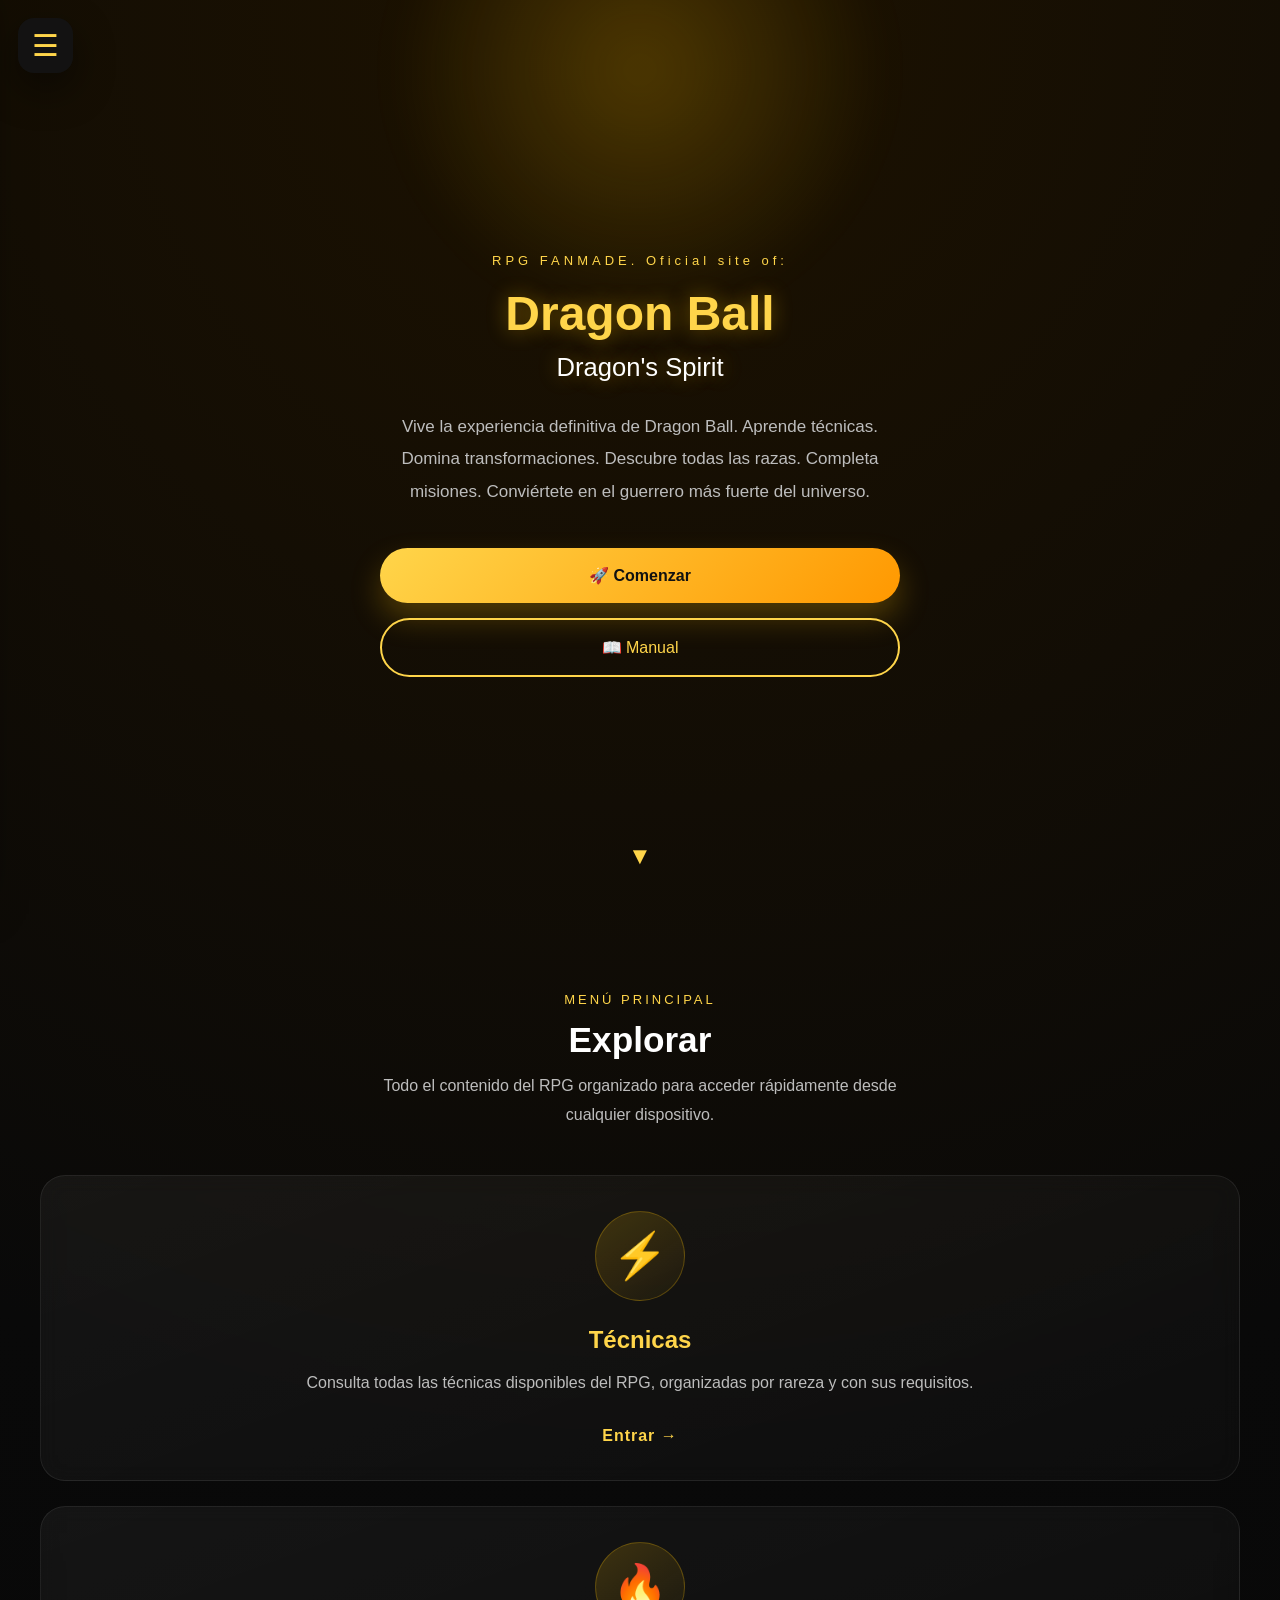
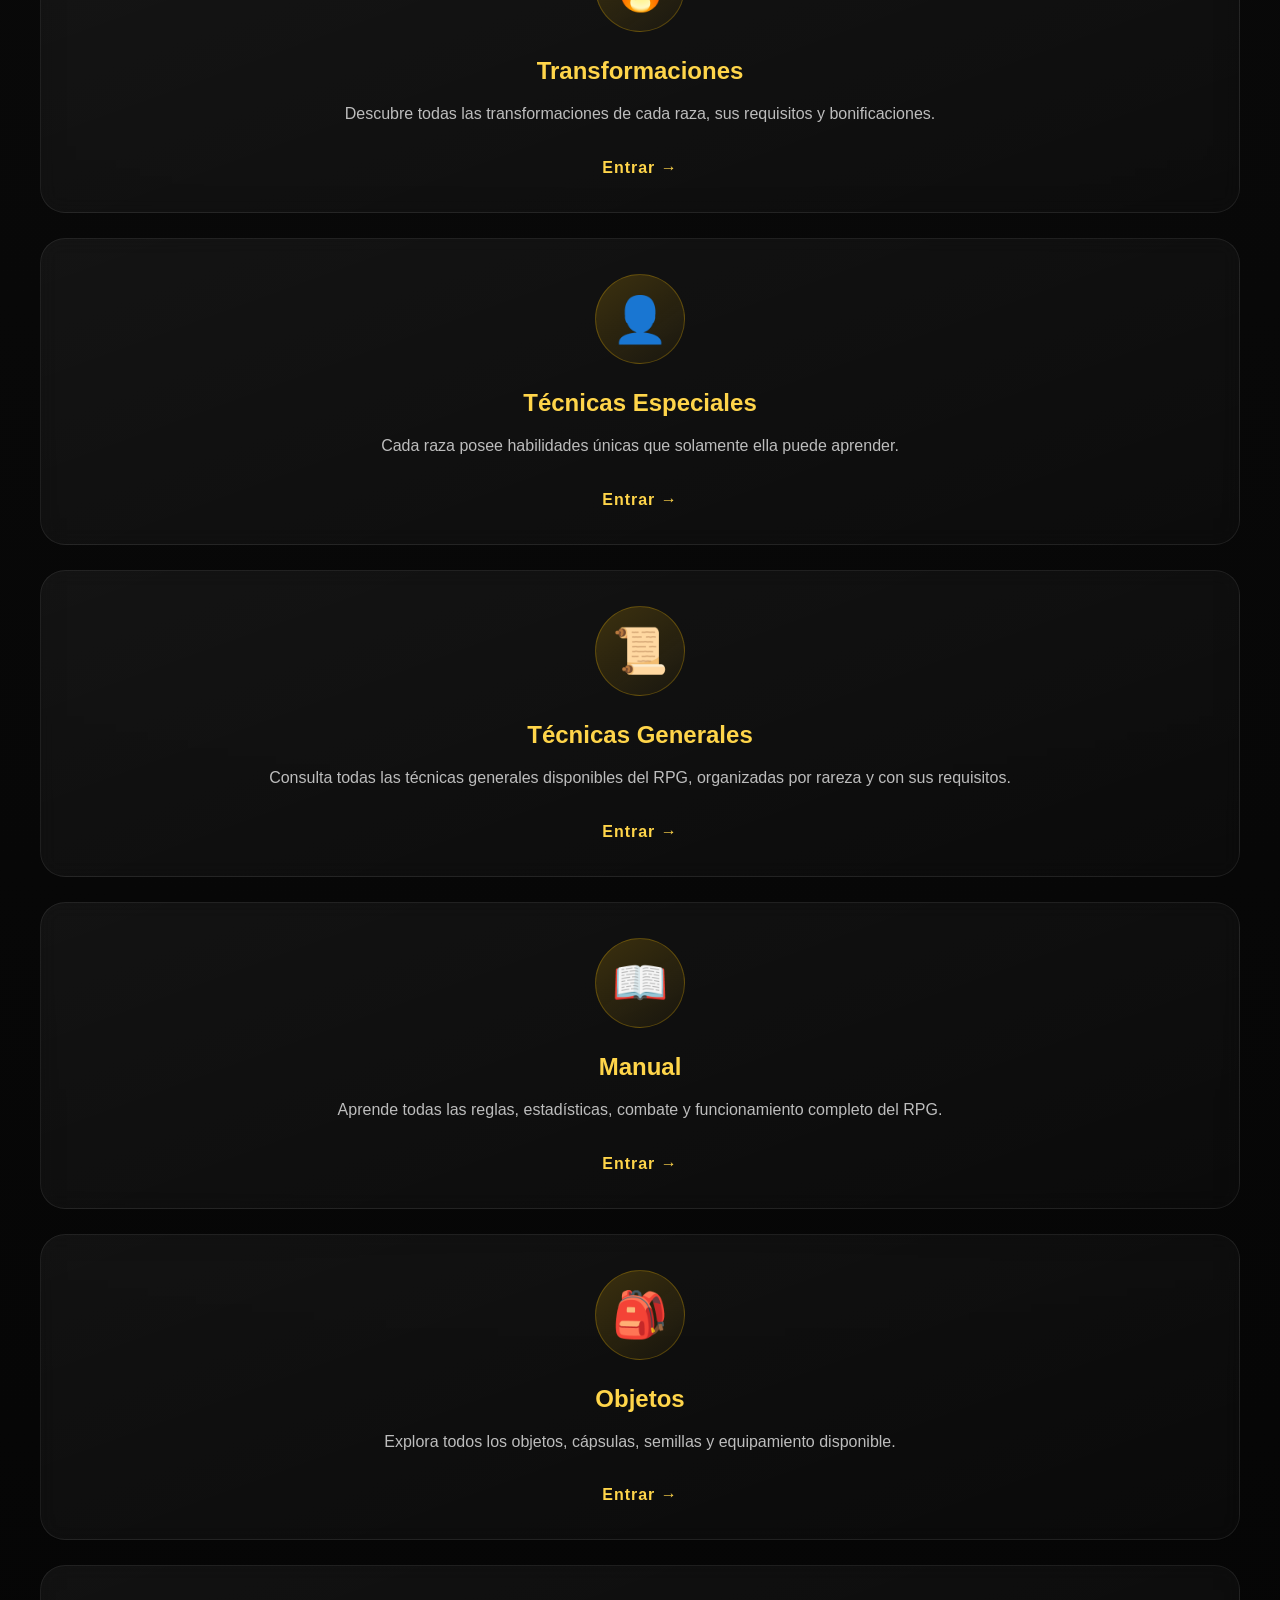
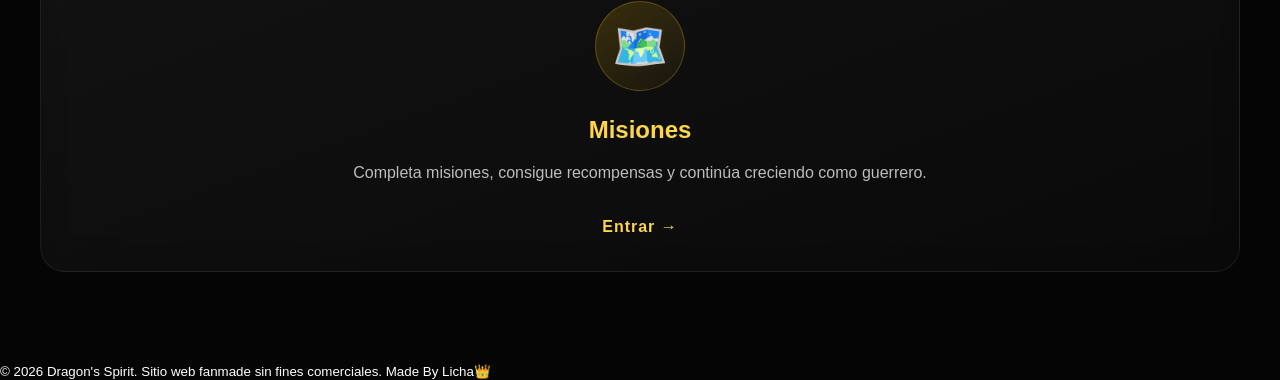
<file: index.html>
<!DOCTYPE html>
<html lang="es">

<head>

    <meta charset="UTF-8">
    <meta name="viewport" content="width=device-width, initial-scale=1.0">

    <!-- SEO -->
    <meta name="description"
        content="Dragon Ball: Dragon's Spirit. El RPG definitivo de Dragon Ball con técnicas, transformaciones, razas, objetos, misiones y mucho más.">

    <meta name="keywords"
        content="Dragon Ball, RPG, Dragon Ball RPG, Transformaciones, Técnicas, Saiyajin, Freezer, Rol">

    <meta name="author" content="Dragon's Spirit">

    <title>Dragon Ball: Dragon's Spirit</title>
    <link rel="stylesheet" href="rol.css">

</head>

<body>

    <!--====================================-->
    <!-- MENÚ LATERAL -->
    <!--====================================-->

    <button class="menu-btn"
        id="menuBtn"
        aria-label="Abrir menú">

        ☰

    </button>

    <nav class="menu" id="menu">

        <div class="menu-header">

            <h2>Dragon's Spirit</h2>

        </div>

        <a href="index.html">
            🏠 Inicio
        </a>

        <a href="tecnicas.html">
            ⚡ Técnicas
        </a>

        <a href="transformaciones.html">
            💥 Transformaciones
        </a>

        <a href="tecnicasxraza.html">
            👤 Técnicas Especiales
        </a>
        <a href="generales.html">
            📜 Técnicas Generales
        </a>

        <a href="razas.html">
            🌎 Razas
        </a>

        <a href="objetos.html">
            🎒 Objetos
        </a>

        <a href="misiones.html">
            🗺️ Misiones
        </a>

        <a href="manual.html">
            📖 Manual
        </a>

    </nav>

    <!--====================================-->
    <!-- PORTADA -->
    <!--====================================-->

    <header class="hero">

        <div class="hero-contenido">

            <span class="subtitulo">
                RPG FANMADE. Oficial site of:
            </span>

            <h1>

                Dragon Ball

                <span>Dragon's Spirit</span>

            </h1>

            <p class="descripcion">

                Vive la experiencia definitiva de Dragon Ball.

                Aprende técnicas.

                Domina transformaciones.

                Descubre todas las razas.

                Completa misiones.

                Conviértete en el guerrero más fuerte del universo.

            </p>

            <div class="hero-botones">

                <a href="#explorar"
                    class="boton-principal">

                    🚀 Comenzar

                </a>

                <a href="manual.html"
                    class="boton-secundario">

                    📖 Manual

                </a>

            </div>

        </div>

        <div class="scroll-indicador">

            ▼

        </div>

    </header>

    <!--====================================-->
    <!-- EXPLORAR -->
    <!--====================================-->

    <section class="explorar" id="explorar">

        <div class="titulo-seccion">

            <span>MENÚ PRINCIPAL</span>

            <h2>Explorar</h2>

            <p>

                Todo el contenido del RPG organizado para acceder rápidamente desde cualquier dispositivo.

            </p>

        </div>

        <div class="contenedor-tarjetas">
                        <!-- TARJETA 1 -->

            <a href="tecnicas.html" class="tarjeta">

                <div class="icono">⚡</div>

                <h3>Técnicas</h3>

                <p>
                    Consulta todas las técnicas disponibles del RPG,
                    organizadas por rareza y con sus requisitos.
                </p>

                <span class="entrar">

                    Entrar →

                </span>

            </a>

            <!-- TARJETA 2 -->

            <a href="transformaciones.html" class="tarjeta">

                <div class="icono">🔥</div>

                <h3>Transformaciones</h3>

                <p>
                    Descubre todas las transformaciones de cada raza,
                    sus requisitos y bonificaciones.
                </p>

                <span class="entrar">

                    Entrar →

                </span>

            </a>

            <!-- TARJETA 3 -->

            <a href="tecnicasxraza.html" class="tarjeta">

                <div class="icono">👤</div>

                <h3>Técnicas Especiales</h3>

                <p>
                    Cada raza posee habilidades únicas que
                    solamente ella puede aprender.
                </p>

                <span class="entrar">

                    Entrar →

                </span>

            </a>
                <a href="generales.html" class="tarjeta">

                <div class="icono">📜</div>

                <h3>Técnicas Generales</h3>

                <p>
                    Consulta todas las técnicas generales disponibles del RPG,
                    organizadas por rareza y con sus requisitos.
                </p>

                <span class="entrar">

                    Entrar →

                </span>

            </a>

            <!-- TARJETA 4 -->

            <a href="manual.html" class="tarjeta">

                <div class="icono">📖</div>

                <h3>Manual</h3>

                <p>
                    Aprende todas las reglas,
                    estadísticas, combate y funcionamiento
                    completo del RPG.
                </p>

                <span class="entrar">

                    Entrar →

                </span>

            </a>

            <!-- TARJETA 5 -->

            <a href="objetos.html" class="tarjeta">

                <div class="icono">🎒</div>

                <h3>Objetos</h3>

                <p>
                    Explora todos los objetos,
                    cápsulas, semillas y equipamiento
                    disponible.
                </p>

                <span class="entrar">

                    Entrar →

                </span>

            </a>

            <!-- TARJETA 6 -->

            <a href="misiones.html" class="tarjeta">

                <div class="icono">🗺️</div>

                <h3>Misiones</h3>

                <p>
                    Completa misiones,
                    consigue recompensas
                    y continúa creciendo como guerrero.
                </p>

                <span class="entrar">

                    Entrar →

                </span>

            </a>

        </div>

    </section>
        <!--====================================-->
    <!-- FRASE -->
    <!--====================================-->

    <footer>
        <small>

            © 2026 Dragon's Spirit.
            Sitio web fanmade sin fines comerciales. Made By Licha👑

        </small>

    </footer>

    <!--====================================-->
    <!-- SCRIPT MENÚ -->
    <!--====================================-->

    <script>

        const menu = document.getElementById("menu");
        const boton = document.getElementById("menuBtn");

        boton.onclick = () => {

            menu.classList.toggle("abrir");

        };

        document.querySelectorAll(".menu a").forEach(link => {

            link.addEventListener("click", () => {

                menu.classList.remove("abrir");

            });

        });

    </script>

</body>

</html>
</file>
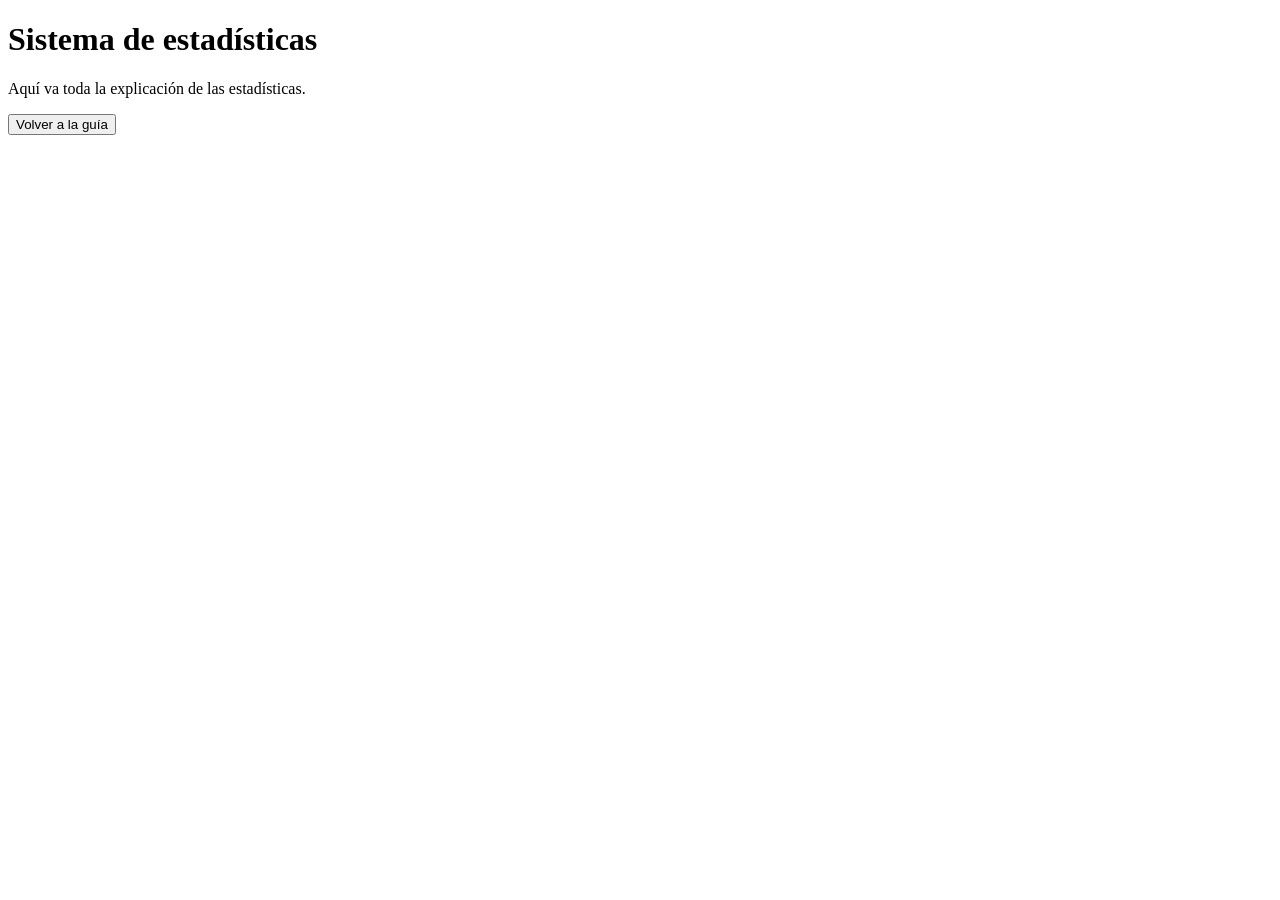
<file: estadisticas.html>
<!DOCTYPE html>
<html lang="en">
<head>
    <meta charset="UTF-8">
    <meta name="viewport" content="width=device-width, initial-scale=1.0">
    <title>Sistema de estadísticas</title>
</head>
<body>
    <h1>Sistema de estadísticas</h1>

    <p>
        Aquí va toda la explicación de las estadísticas.
    </p>

    <a href="Guia_para_nuevos.html">
        <button>Volver a la guía</button>
    </a>
</body>
</html>
</file>
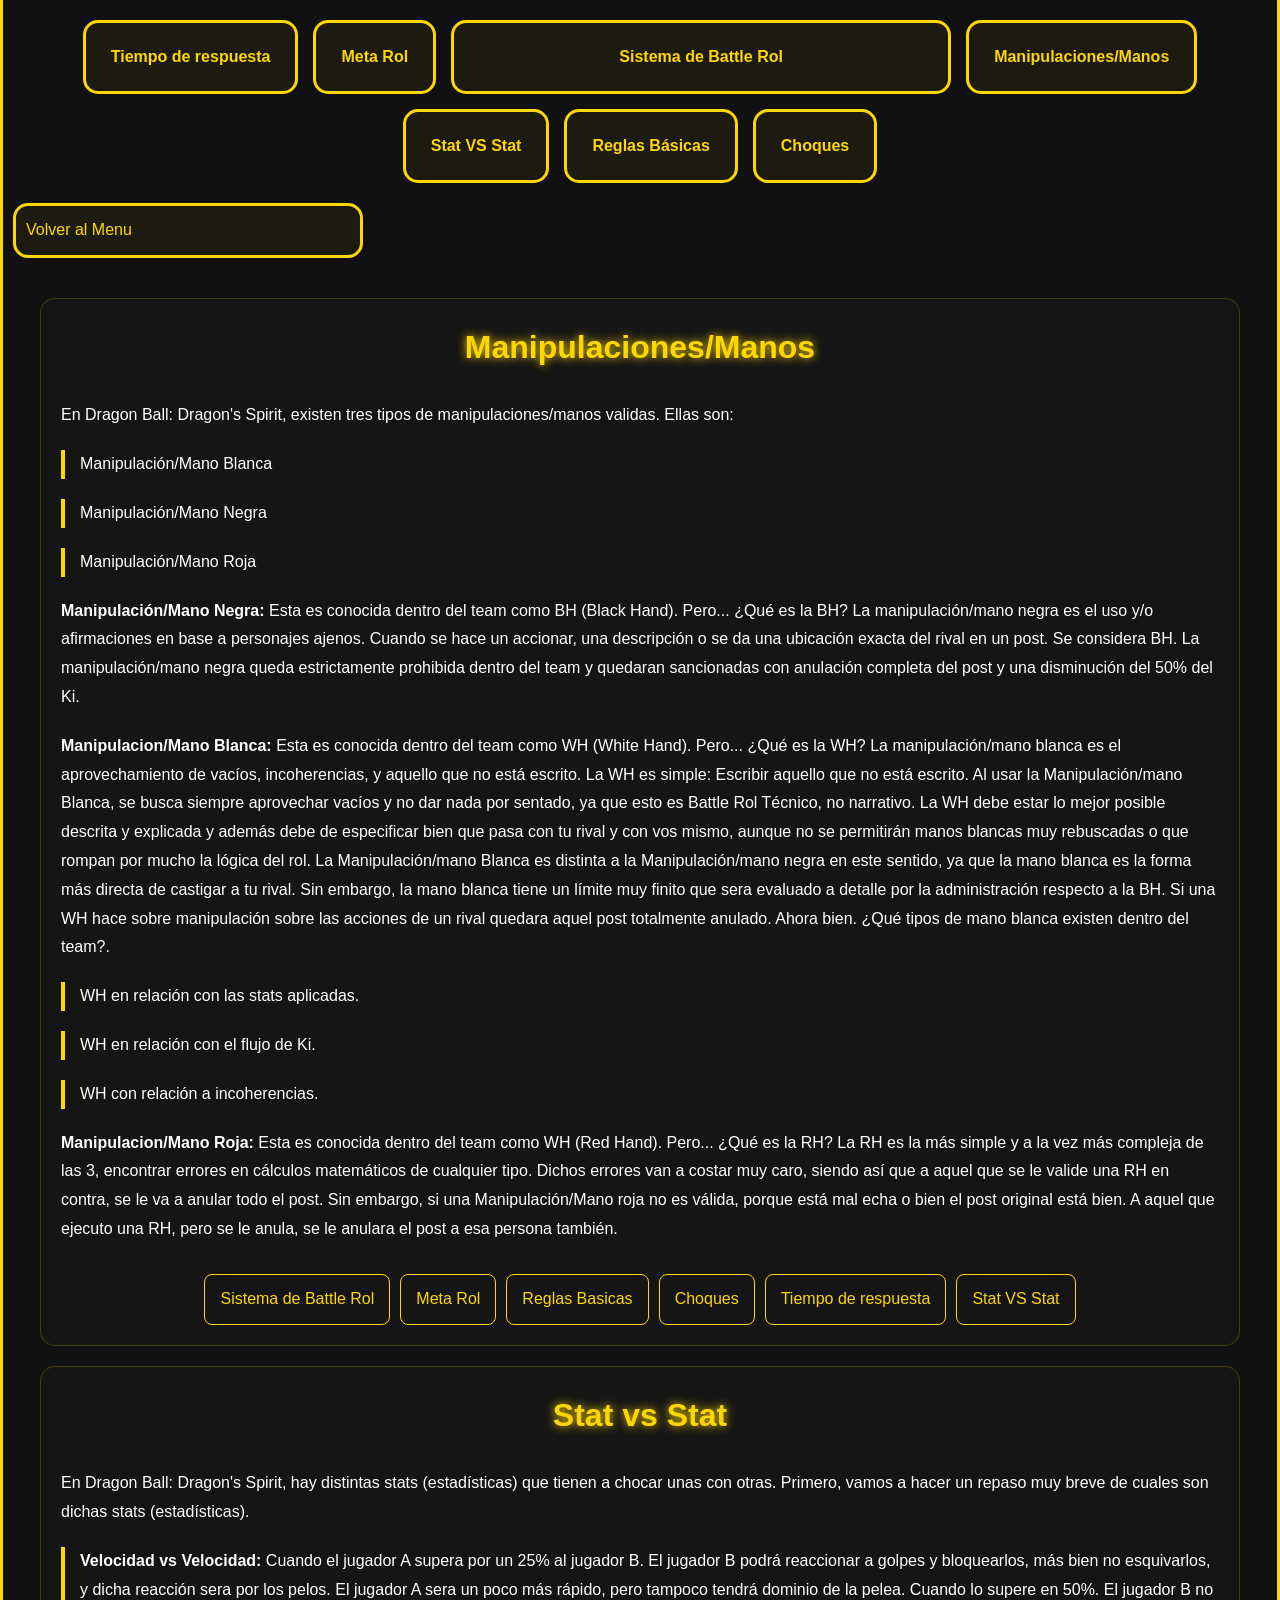
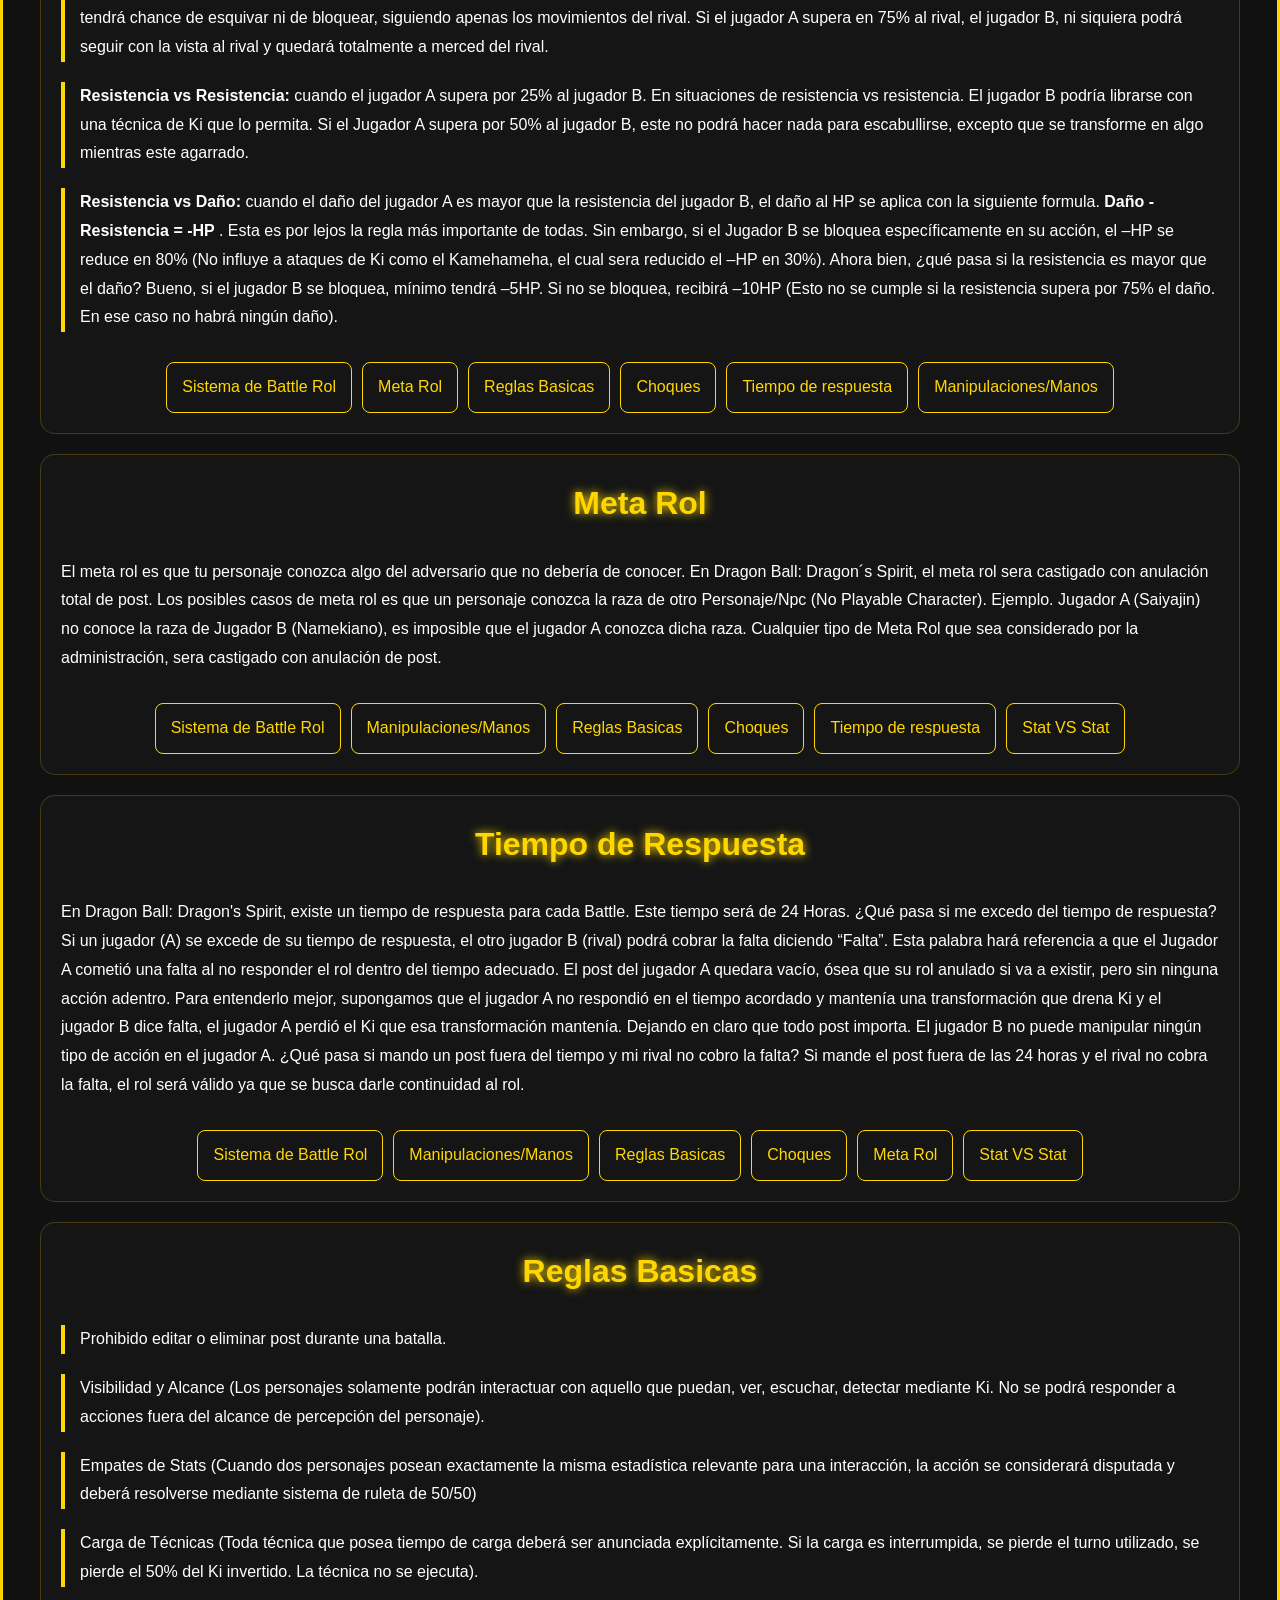
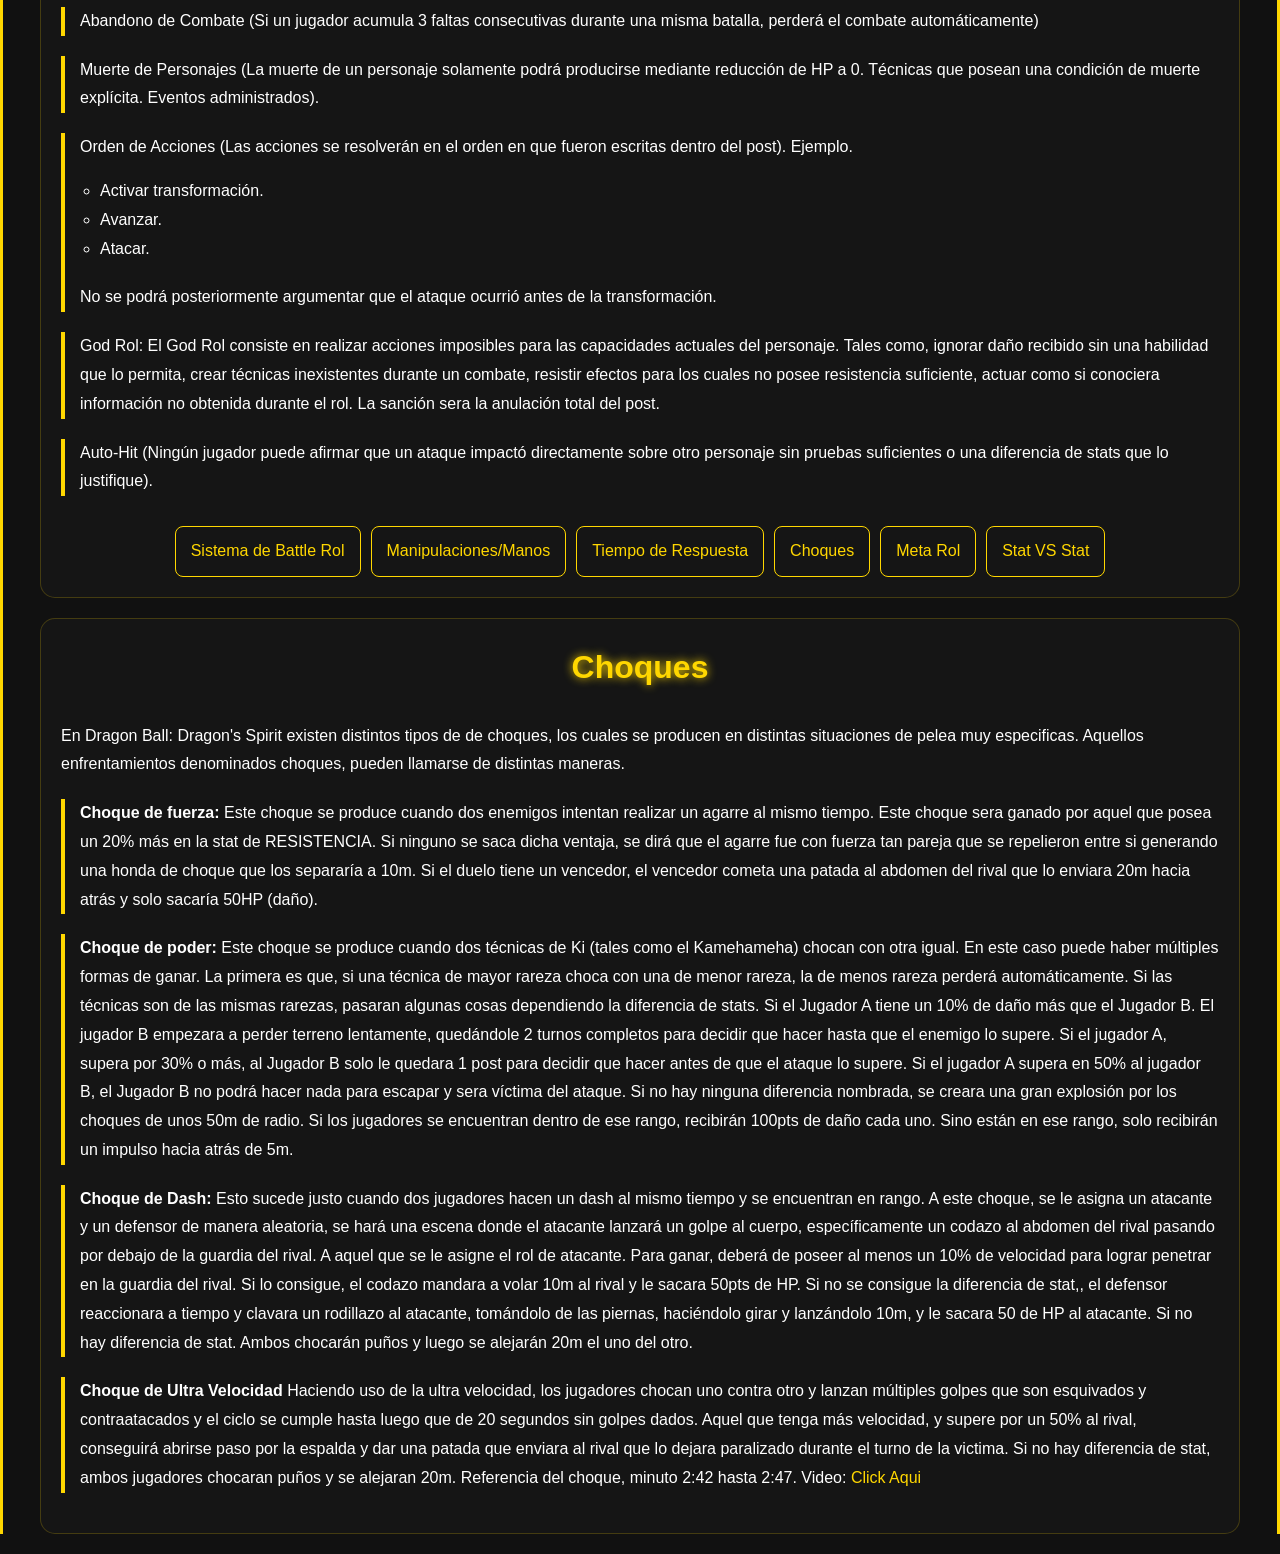
<file: sistemadebattleroll.html>
<!DOCTYPE html>
<html lang="en">
<head>
    <meta charset="UTF-8">
    <meta name="viewport" content="width=device-width, initial-scale=1.0">
      <link rel="stylesheet" href="br.css">
    <title>Dragon Ball: Dragon's Spirit</title>
</head>
<body>
    <header>
        <div class="contenedor">

            <a href="#tr">
                <div class="marco"><button>Tiempo de respuesta</button></div>
            </a>
            <a href="#Mr">
                <div class="marco"><button>Meta Rol</button></div>
            </a>

            <div class="marco principal">
                <button>Sistema de Battle Rol</button>
            </div>

            <a href="#mm">
                <div class="marco"><button>Manipulaciones/Manos</button></div>
            </a>
            <a href="#SvsS">
                <div class="marco"><button>Stat VS Stat</button></div>
            </a>
            <a href="#rb">
                <div class="marco"><button>Reglas Básicas</button></div>
            </a>
            <a href="#cho">
                <div class="marco"><button>Choques</button></div>
            </a>
        </div>
        <a href="index.html" class="marco">Volver al Menu</a>
    </header>
    <section class="hoja" id="mm">
        <h2>Manipulaciones/Manos</h2>
        <p>
            En Dragon Ball: Dragon's Spirit, existen tres tipos de manipulaciones/manos validas. Ellas son: 
        </p>
        <ul class="lista">
            <li>Manipulación/Mano Blanca</li>
            <li>Manipulación/Mano Negra</li>
            <li>Manipulación/Mano Roja</li>
        </ul>
        <p>
            <strong>Manipulación/Mano Negra:</strong> Esta es conocida dentro del team como BH (Black Hand). Pero... ¿Qué es la BH? La manipulación/mano negra es el uso y/o afirmaciones en base a personajes ajenos. Cuando se hace un accionar, una descripción o se da una ubicación exacta del rival en un post. Se considera BH. La manipulación/mano negra queda estrictamente prohibida dentro del team y quedaran sancionadas con anulación completa del post y una disminución del 50% del Ki.  
        </p>
        <p>
            <strong>Manipulacion/Mano Blanca:</strong> Esta es conocida dentro del team como WH (White Hand). Pero... ¿Qué es la WH? La manipulación/mano blanca es el aprovechamiento de vacíos, incoherencias, y aquello que no está escrito. La WH es simple: Escribir aquello que no está escrito. Al usar la Manipulación/mano Blanca, se busca siempre aprovechar vacíos y no dar nada por sentado, ya que esto es Battle Rol Técnico, no narrativo. La WH debe estar lo mejor posible descrita y explicada y además debe de especificar bien que pasa con tu rival y con vos mismo, aunque no se permitirán manos blancas muy rebuscadas o que rompan por mucho la lógica del rol. La Manipulación/mano Blanca es distinta a la Manipulación/mano negra en este sentido, ya que la mano blanca es la forma más directa de castigar a tu rival. Sin embargo, la mano blanca tiene un límite muy finito que sera evaluado a detalle por la administración respecto a la BH. Si una WH hace sobre manipulación sobre las acciones de un rival quedara aquel post totalmente anulado. Ahora bien. ¿Qué tipos de mano blanca existen dentro del team?. 
        </p>
        <ul class="lista">
            <li>WH en relación con las stats aplicadas.</li> 
            <li>WH en relación con el flujo de Ki.</li> 
            <li>WH con relación a incoherencias.</li>
        </ul>
        <p>
            <strong>Manipulacion/Mano Roja:</strong> Esta es conocida dentro del team como WH (Red Hand). Pero... ¿Qué es la RH? La RH es la más simple y a la vez más compleja de las 3, encontrar errores en cálculos matemáticos de cualquier tipo. Dichos errores van a costar muy caro, siendo así que a aquel que se le valide una RH en contra, se le va a anular todo el post. Sin embargo, si una Manipulación/Mano roja no es válida, porque está mal echa o bien el post original está bien. A aquel que ejecuto una RH, pero se le anula, se le anulara el post a esa persona también. 
        </p>
            <div class="navegacion">
                <a href="#">Sistema de Battle Rol</a>
                <a href="#Mr">Meta Rol</a>
                <a href="#rb">Reglas Basicas</a>
                <a href="#cho">Choques</a>
                <a href="#tr">Tiempo de respuesta</a>
                <a href="#SvsS">Stat VS Stat</a>
            </div>

        </div>
    </section>
    <section class="hoja" id="SvsS">
        <h2>Stat vs Stat</h2>
       <p>
            En Dragon Ball: Dragon's Spirit, hay distintas stats (estadísticas) que tienen a chocar unas con otras. Primero, vamos a hacer un repaso muy breve de cuales son dichas stats (estadísticas). 
       </p>  
       <ul class="lista2">
            <li>
                <strong>Velocidad vs Velocidad:</strong> Cuando el jugador A supera por un 25% al jugador B. El jugador B podrá reaccionar a golpes y bloquearlos, más bien no esquivarlos, y dicha reacción sera por los pelos. El jugador A sera un poco más rápido, pero tampoco tendrá dominio de la pelea. Cuando lo supere en 50%. El jugador B no tendrá chance de esquivar ni de bloquear, siguiendo apenas los movimientos del rival. Si el jugador A supera en 75% al rival, el jugador B, ni siquiera podrá seguir con la vista al rival y quedará totalmente a merced del rival.
            </li>
            <li>
                <strong>Resistencia vs Resistencia:</strong> cuando el jugador A supera por 25% al jugador B. En situaciones de resistencia vs resistencia. El jugador B podría librarse con una técnica de Ki que lo permita. Si el Jugador A supera por 50% al jugador B, este no podrá hacer nada para escabullirse, excepto que se transforme en algo mientras este agarrado. 
            </li>
            <li>
                <strong>Resistencia vs Daño:</strong> cuando el daño del jugador A es mayor que la resistencia del jugador B, el daño al HP se aplica con la siguiente formula. <strong>Daño - Resistencia = -HP </strong>. Esta es por lejos la regla más importante de todas. Sin embargo, si el Jugador B se bloquea específicamente en su acción, el –HP se reduce en 80% (No influye a ataques de Ki como el Kamehameha, el cual sera reducido el –HP en 30%). Ahora bien, ¿qué pasa si la resistencia es mayor que el daño? Bueno, si el jugador B se bloquea, mínimo tendrá –5HP. Si no se bloquea, recibirá –10HP (Esto no se cumple si la resistencia supera por 75% el daño. En ese caso no habrá ningún daño). 
            </li>
        </ul>
            <div class="navegacion">
                <a href="#">Sistema de Battle Rol</a>
                <a href="#Mr">Meta Rol</a>
                <a href="#rb">Reglas Basicas</a>
                <a href="#cho">Choques</a>
                <a href="#tr">Tiempo de respuesta</a>
                <a href="#mm">Manipulaciones/Manos</a>
            </div> 
    </section>
    <section class="hoja" id="Mr">
        <h2>Meta Rol</h2>
        <p>
            El meta rol es que tu personaje conozca algo del adversario que no debería de conocer. En Dragon Ball: Dragon´s Spirit, el meta rol sera castigado con anulación total de post. Los posibles casos de meta rol es que un personaje conozca la raza de otro Personaje/Npc (No Playable Character). Ejemplo. Jugador A (Saiyajin) no conoce la raza de Jugador B (Namekiano), es imposible que el jugador A conozca dicha raza. Cualquier tipo de Meta Rol que sea considerado por la administración, sera castigado con anulación de post.
        </p>
            <div class="navegacion">
                <a href="#">Sistema de Battle Rol</a>
                <a href="#mm">Manipulaciones/Manos</a>
                <a href="#rb">Reglas Basicas</a>
                <a href="#cho">Choques</a>
                <a href="#tr">Tiempo de respuesta</a>
                <a href="#SvsS">Stat VS Stat</a>
            </div>
    </section>  
    <section class="hoja" id="tr">
        <h2>Tiempo de Respuesta</h2>
        <p>
            En Dragon Ball: Dragon's Spirit, existe un tiempo de respuesta para cada Battle. Este tiempo será de 24 Horas. ¿Qué pasa si me excedo del tiempo de respuesta? Si un jugador (A) se excede de su tiempo de respuesta, el otro jugador B (rival) podrá cobrar la falta diciendo “Falta”. Esta palabra hará referencia a que el Jugador A cometió una falta al no responder el rol dentro del tiempo adecuado. El post del jugador A quedara vacío, ósea que su rol anulado si va a existir, pero sin ninguna acción adentro. Para entenderlo mejor, supongamos que el jugador A no respondió en el tiempo acordado y mantenía una transformación que drena Ki y el jugador B dice falta, el jugador A perdió el Ki que esa transformación mantenía. Dejando en claro que todo post importa. El jugador B no puede manipular ningún tipo de acción en el jugador A. ¿Qué pasa si mando un post fuera del tiempo y mi rival no cobro la falta? Si mande el post fuera de las 24 horas y el rival no cobra la falta, el rol será válido ya que se busca darle continuidad al rol. 
        </p>
          <div class="navegacion">
                <a href="#">Sistema de Battle Rol</a>
                <a href="#mm">Manipulaciones/Manos</a>
                <a href="#rb">Reglas Basicas</a>
                <a href="#cho">Choques</a>
                <a href="#Mr">Meta Rol</a>
                <a href="#SvsS">Stat VS Stat</a>
          </div>
    </section>
    <section class="hoja" id="rb">
        <h2>Reglas Basicas</h2>
        <ul class="lista2">
            <li>Prohibido editar o eliminar post durante una batalla. </li>
            <li>Visibilidad y Alcance (Los personajes solamente podrán interactuar con aquello que puedan, ver, escuchar, detectar mediante Ki. No se podrá responder a acciones fuera del alcance de percepción del personaje). </li>
            <li>Empates de Stats (Cuando dos personajes posean exactamente la misma estadística relevante para una interacción, la acción se considerará disputada y deberá resolverse mediante sistema de  ruleta de 50/50) </li>
            <li> Carga de Técnicas (Toda técnica que posea tiempo de carga deberá ser anunciada explícitamente. Si la carga es interrumpida, se pierde el turno utilizado, se pierde el 50% del Ki invertido. La técnica no se ejecuta).</li>
            <li>Abandono de Combate (Si un jugador acumula 3 faltas consecutivas durante una misma batalla, perderá el combate automáticamente) </li>
            <li>Muerte de Personajes (La muerte de un personaje solamente podrá producirse mediante reducción de HP a 0. Técnicas que posean una condición de muerte explícita. Eventos administrados).</li>
            <li>
                Orden de Acciones (Las acciones se resolverán en el orden en que fueron escritas dentro del post). Ejemplo. 
                <ul>
                    <li>Activar transformación.</li>
                    <li>Avanzar.</li>
                    <li>Atacar.</li>
                </ul>
                <p>
                    No se podrá posteriormente argumentar que el ataque ocurrió antes de la transformación. 
                </p>
            </li>
            <li>God Rol: El God Rol consiste en realizar acciones imposibles para las capacidades actuales del personaje. Tales como, ignorar daño recibido sin una habilidad que lo permita, crear técnicas inexistentes durante un combate, resistir efectos para los cuales no posee resistencia suficiente, actuar como si conociera información no obtenida durante el rol. La sanción sera la anulación total del post. </li>
            <li>Auto-Hit (Ningún jugador puede afirmar que un ataque impactó directamente sobre otro personaje sin pruebas suficientes o una diferencia de stats que lo justifique). </li>
        </ul> 
        <div class="navegacion">
                <a href="#">Sistema de Battle Rol</a>
                <a href="#mm">Manipulaciones/Manos</a>
                <a href="#tr">Tiempo de Respuesta</a>
                <a href="#cho">Choques</a>
                <a href="#Mr">Meta Rol</a>
                <a href="#SvsS">Stat VS Stat</a>
        </div>
    </section>
    <section class="hoja" id="cho">
        <h2>Choques</h2>
        <p>
            En Dragon Ball: Dragon's Spirit existen distintos tipos de de choques, los cuales se producen en distintas situaciones de pelea muy especificas. Aquellos enfrentamientos denominados choques, pueden llamarse de distintas maneras. 
        </p>
        <ul class="lista2">
            <li><strong>Choque de fuerza:</strong> Este choque se produce cuando dos enemigos intentan realizar un agarre al mismo tiempo. Este choque sera ganado por aquel que posea un 20% más en la stat de RESISTENCIA. Si ninguno se saca dicha ventaja, se dirá que el agarre fue con fuerza tan pareja que se repelieron entre si generando una honda de choque que los separaría a 10m. Si el duelo tiene un vencedor, el vencedor cometa una patada al abdomen del rival que lo enviara 20m hacia atrás y solo sacaría 50HP (daño). </li>
            <li><strong>Choque de poder:</strong> Este choque se produce cuando dos técnicas de Ki (tales como el Kamehameha) chocan con otra igual. En este caso puede haber múltiples formas de ganar. La primera es que, si una técnica de mayor rareza choca con una de menor rareza, la de menos rareza perderá automáticamente. Si las técnicas son de las mismas rarezas, pasaran algunas cosas dependiendo la diferencia de stats. Si el Jugador A tiene un 10% de daño más que el Jugador B. El jugador B empezara a perder terreno lentamente, quedándole 2 turnos completos para decidir que hacer hasta que el enemigo lo supere. Si el jugador A, supera por 30% o más, al Jugador B solo le quedara 1 post para decidir que hacer antes de que el ataque lo supere. Si el jugador A supera en 50% al jugador B, el Jugador B no podrá hacer nada para escapar y sera víctima del ataque. Si no hay ninguna diferencia nombrada, se creara una gran explosión por los choques de unos 50m de radio. Si los jugadores se encuentran dentro de ese rango, recibirán 100pts de daño cada uno. Sino están en ese rango, solo recibirán un impulso hacia atrás de 5m.</li>
            <li><strong>Choque de Dash:</strong> Esto sucede justo cuando dos jugadores hacen un dash al mismo tiempo y se encuentran en rango. A este choque, se le asigna un atacante y un defensor de manera aleatoria, se hará una escena donde el atacante lanzará un golpe al cuerpo, específicamente un codazo al abdomen del rival pasando por debajo de la guardia del rival. A aquel que se le asigne el rol de atacante. Para ganar, deberá de poseer al menos un 10% de velocidad para lograr penetrar en la guardia del rival. Si lo consigue, el codazo mandara a volar 10m al rival y le sacara 50pts de HP. Si no se consigue la diferencia de stat,, el defensor reaccionara a tiempo y clavara un rodillazo al atacante, tomándolo de las piernas, haciéndolo girar y lanzándolo 10m, y le sacara 50 de HP al atacante. Si no hay diferencia de stat. Ambos chocarán puños y luego se alejarán 20m el uno del otro. </li>
            <li><strong>Choque de Ultra Velocidad</strong> Haciendo uso de la ultra velocidad, los jugadores chocan uno contra otro y lanzan múltiples golpes que son esquivados y contraatacados y el ciclo se cumple hasta luego que de 20 segundos sin golpes dados. Aquel que tenga más velocidad, y supere por un 50% al rival, conseguirá abrirse paso por la espalda y dar una patada que enviara al rival que lo dejara paralizado durante el turno de la victima. Si no hay diferencia de stat, ambos jugadores chocaran puños y se alejaran 20m. Referencia del choque, minuto 2:42 hasta 2:47. Video: <a href="https://youtu.be/7SouQ6wWy38?si=ewhdCc4h1H-umGCC" target="_blank">Click Aqui</a></li>
        </ul>
    </section>
</div>
</body>
</html>
</file>
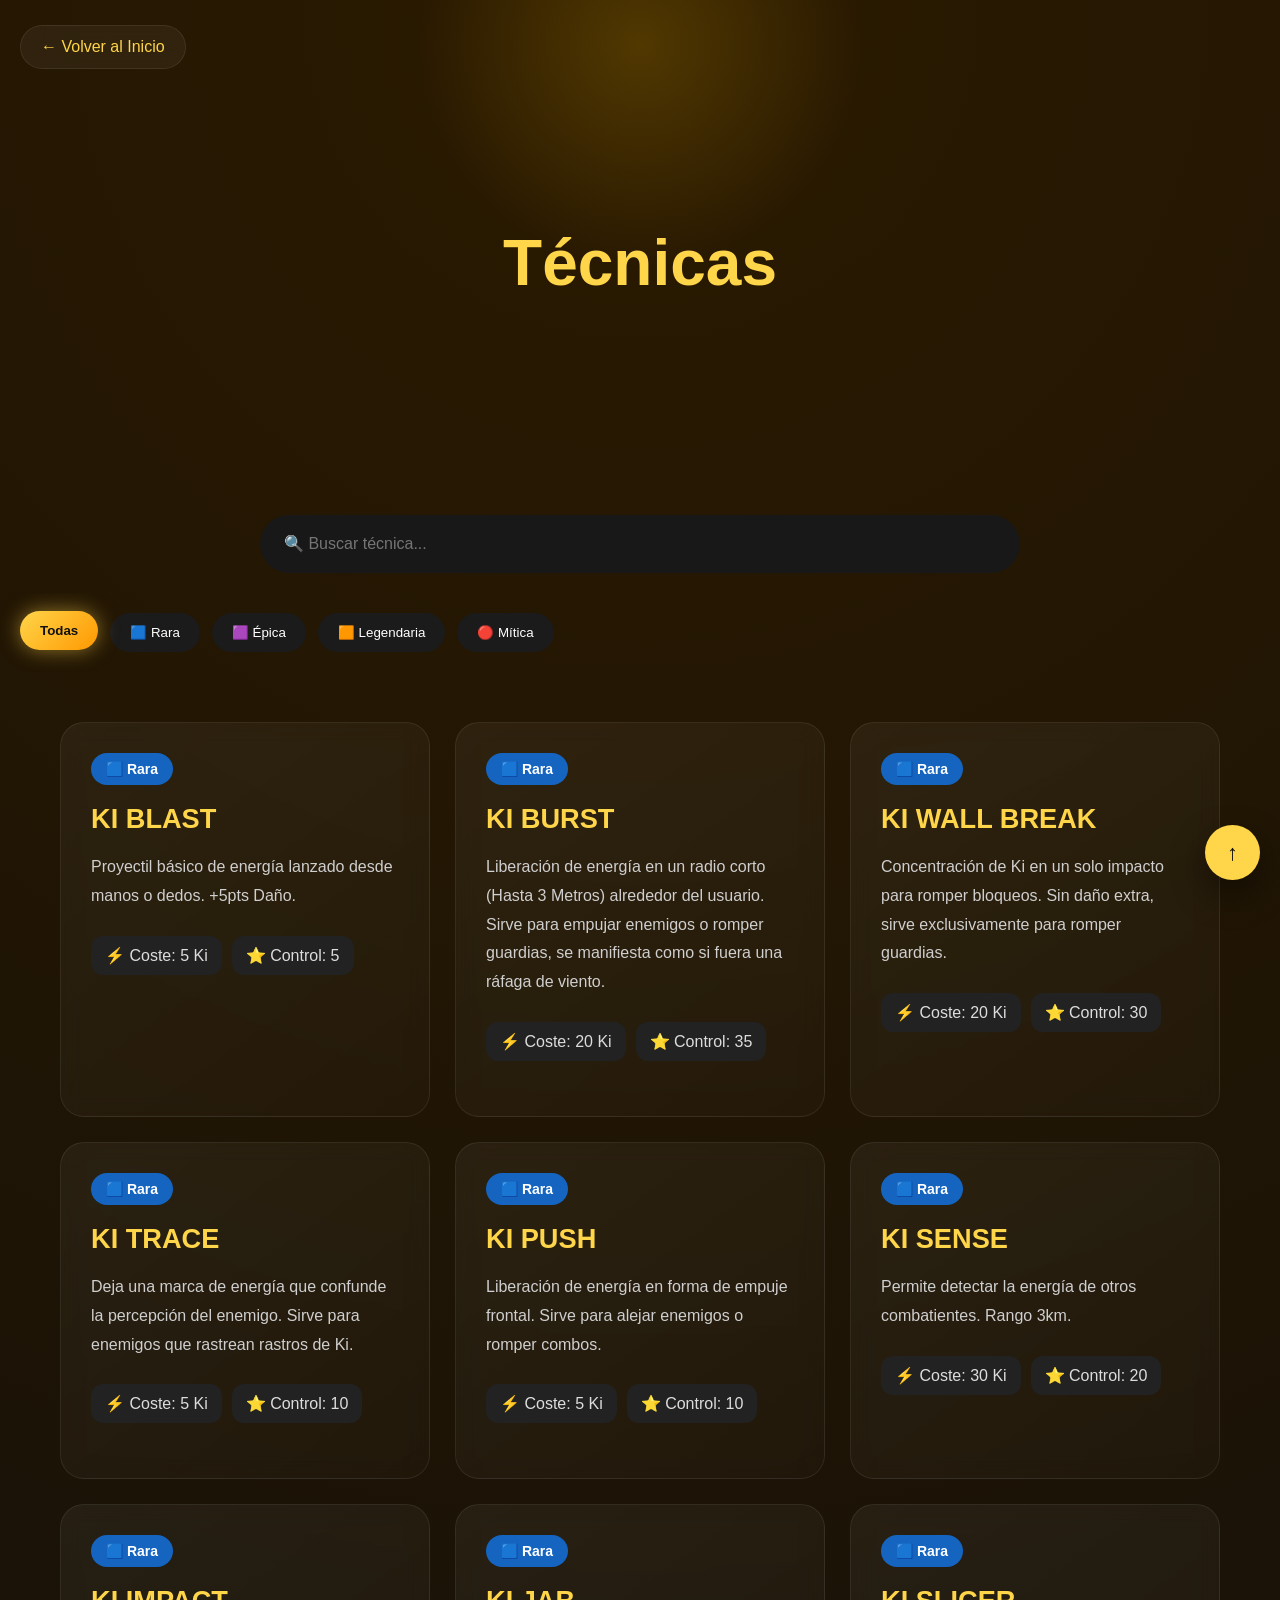
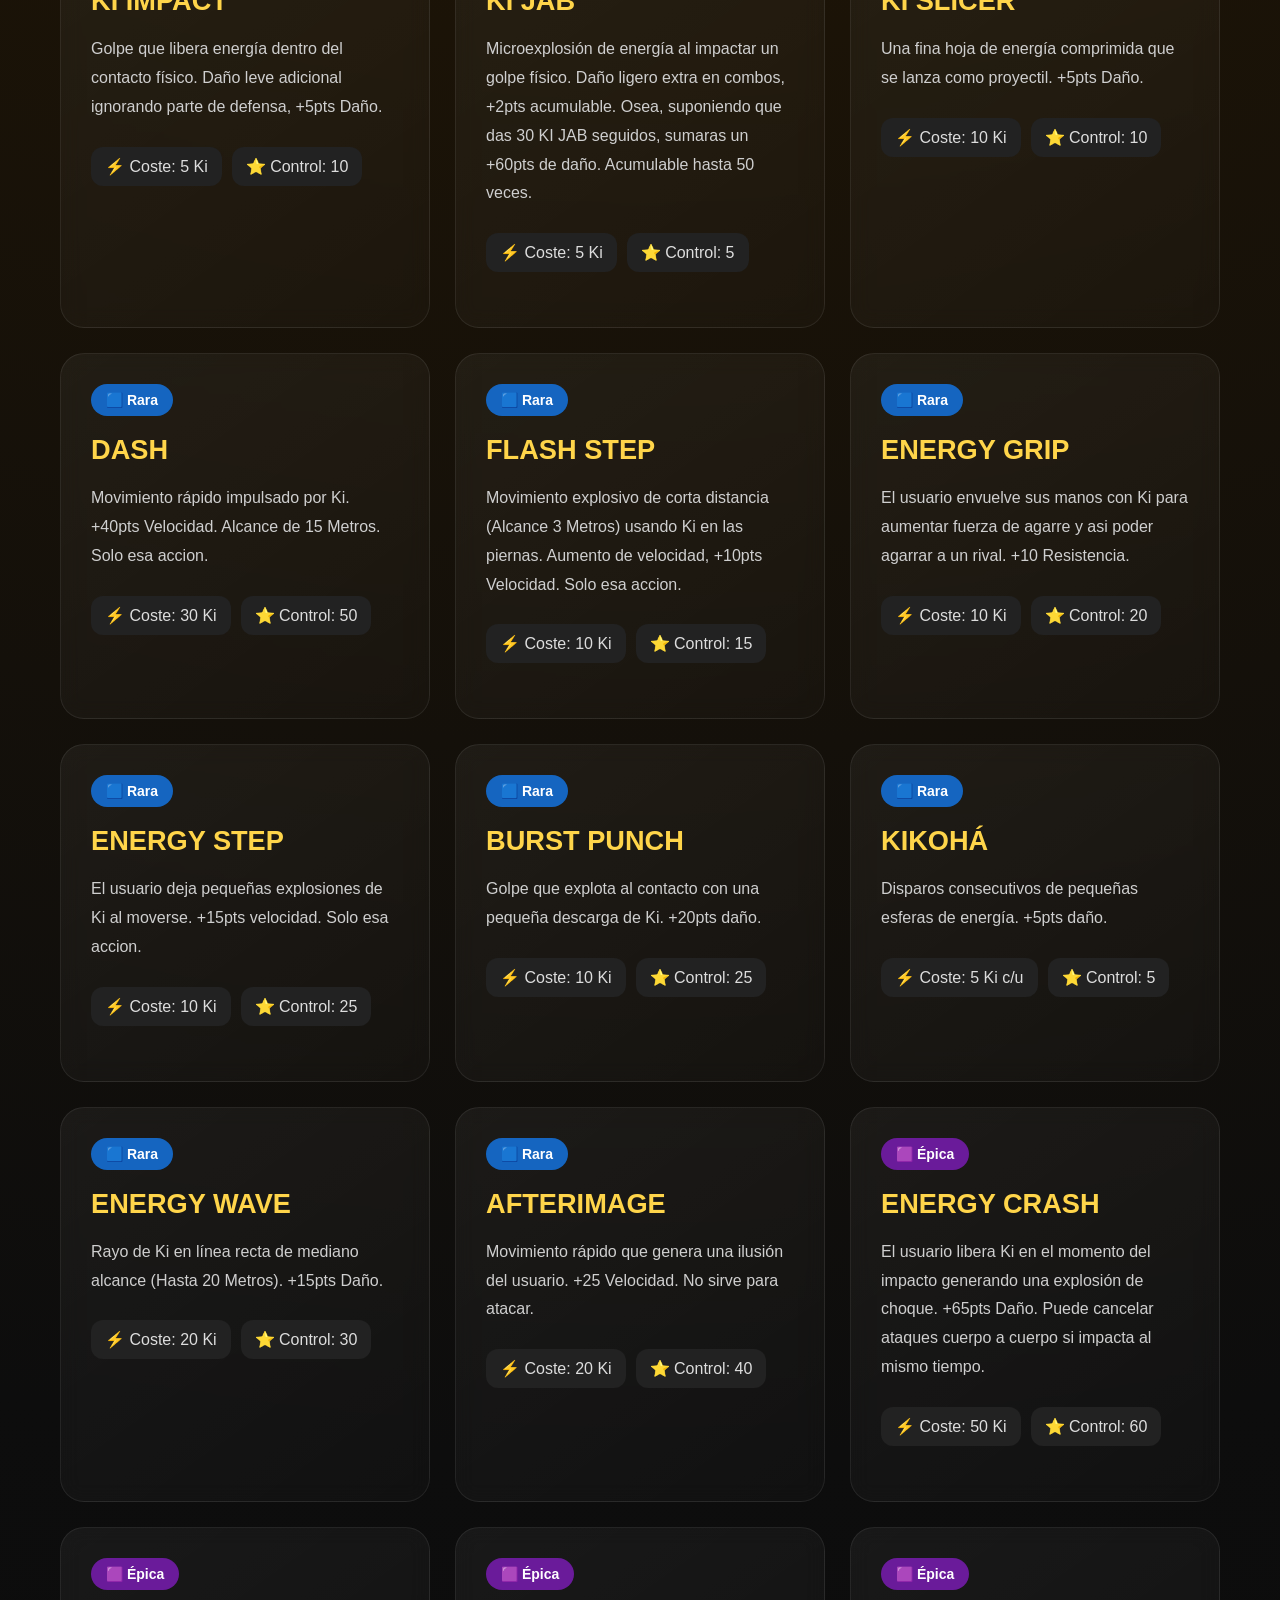
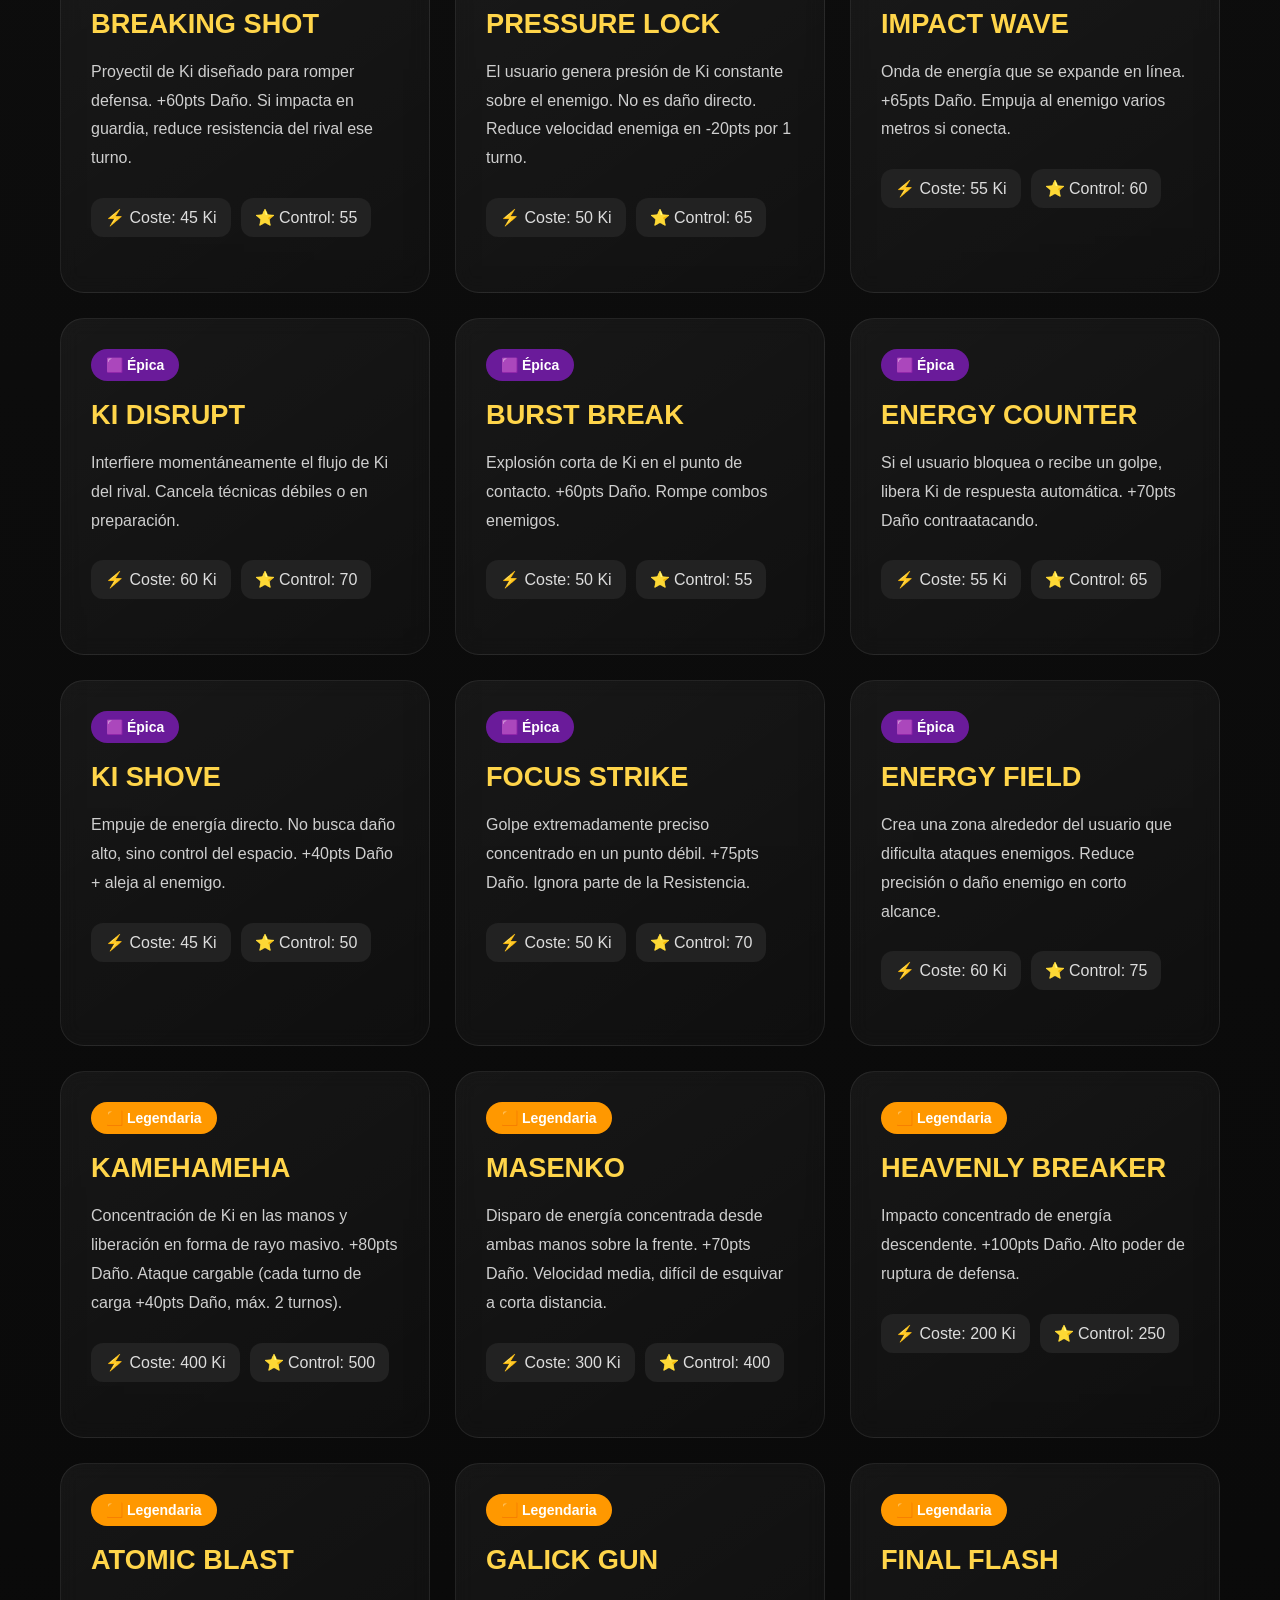
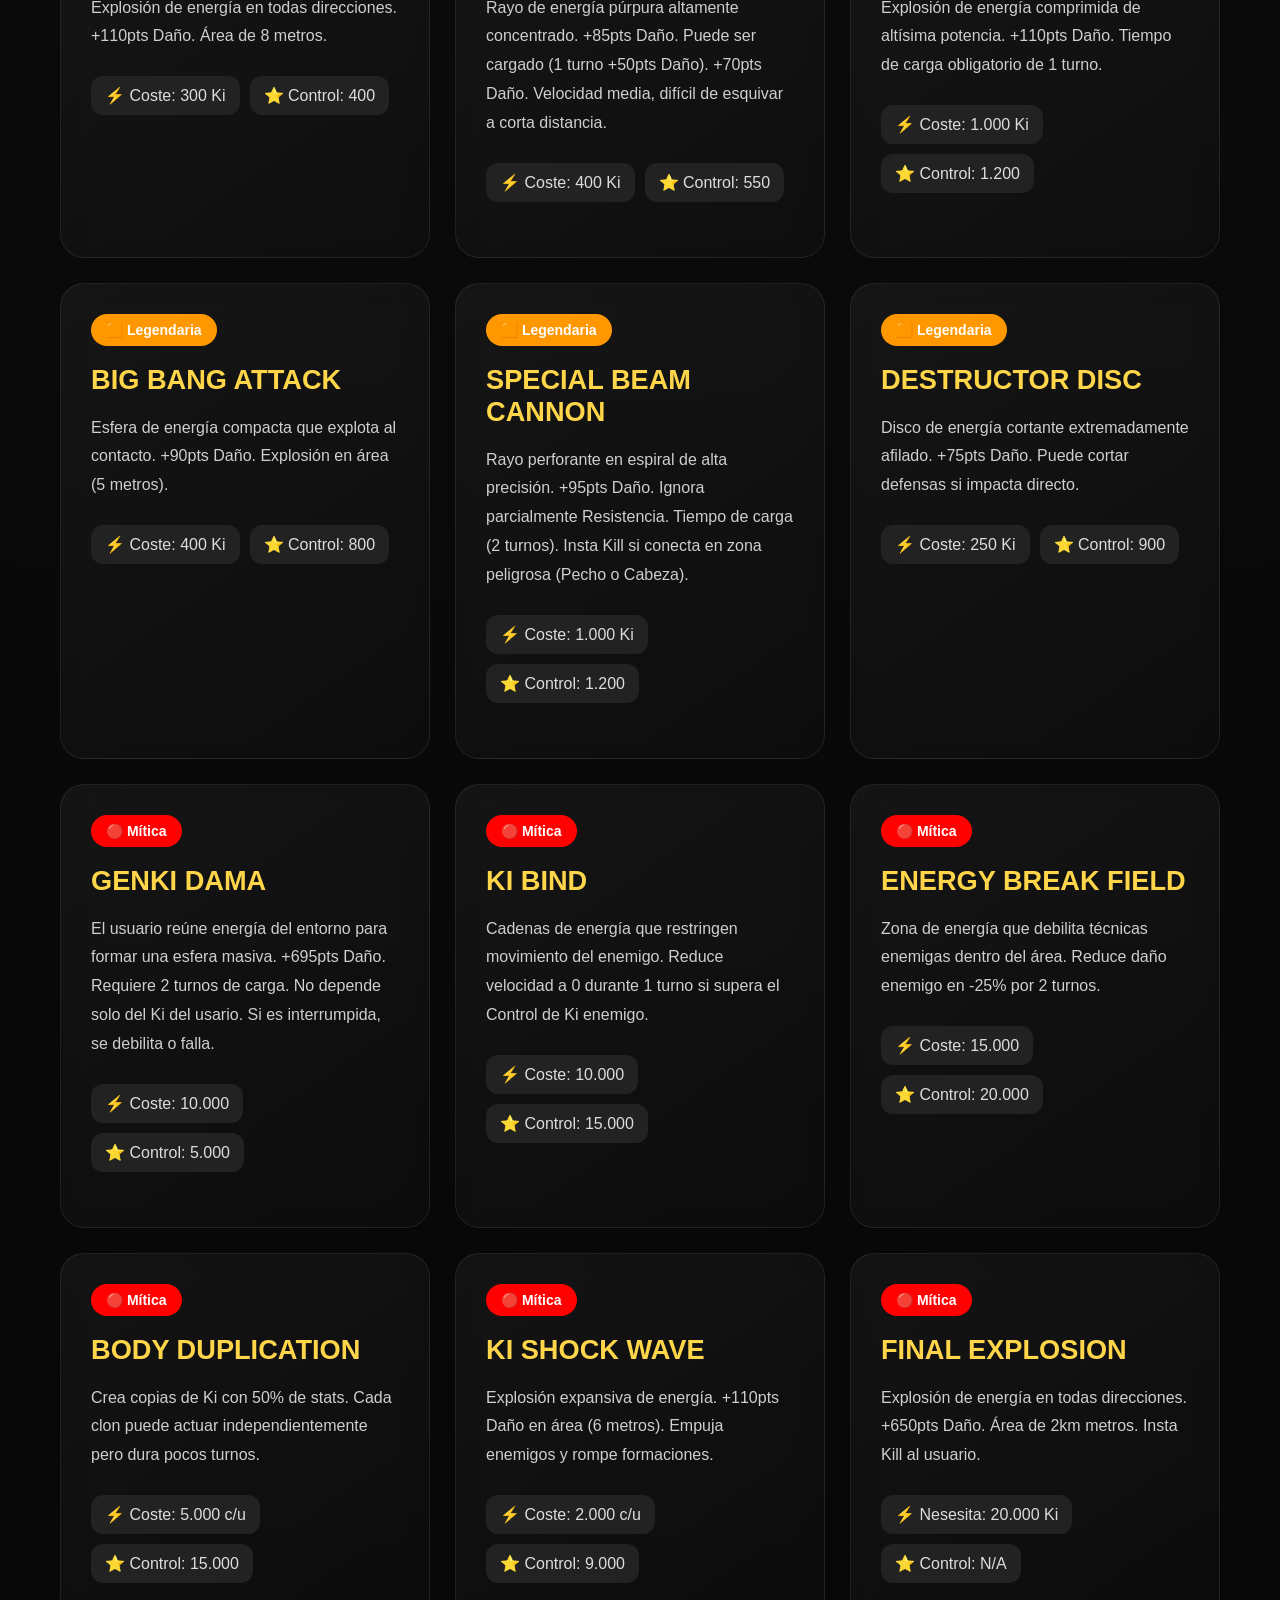
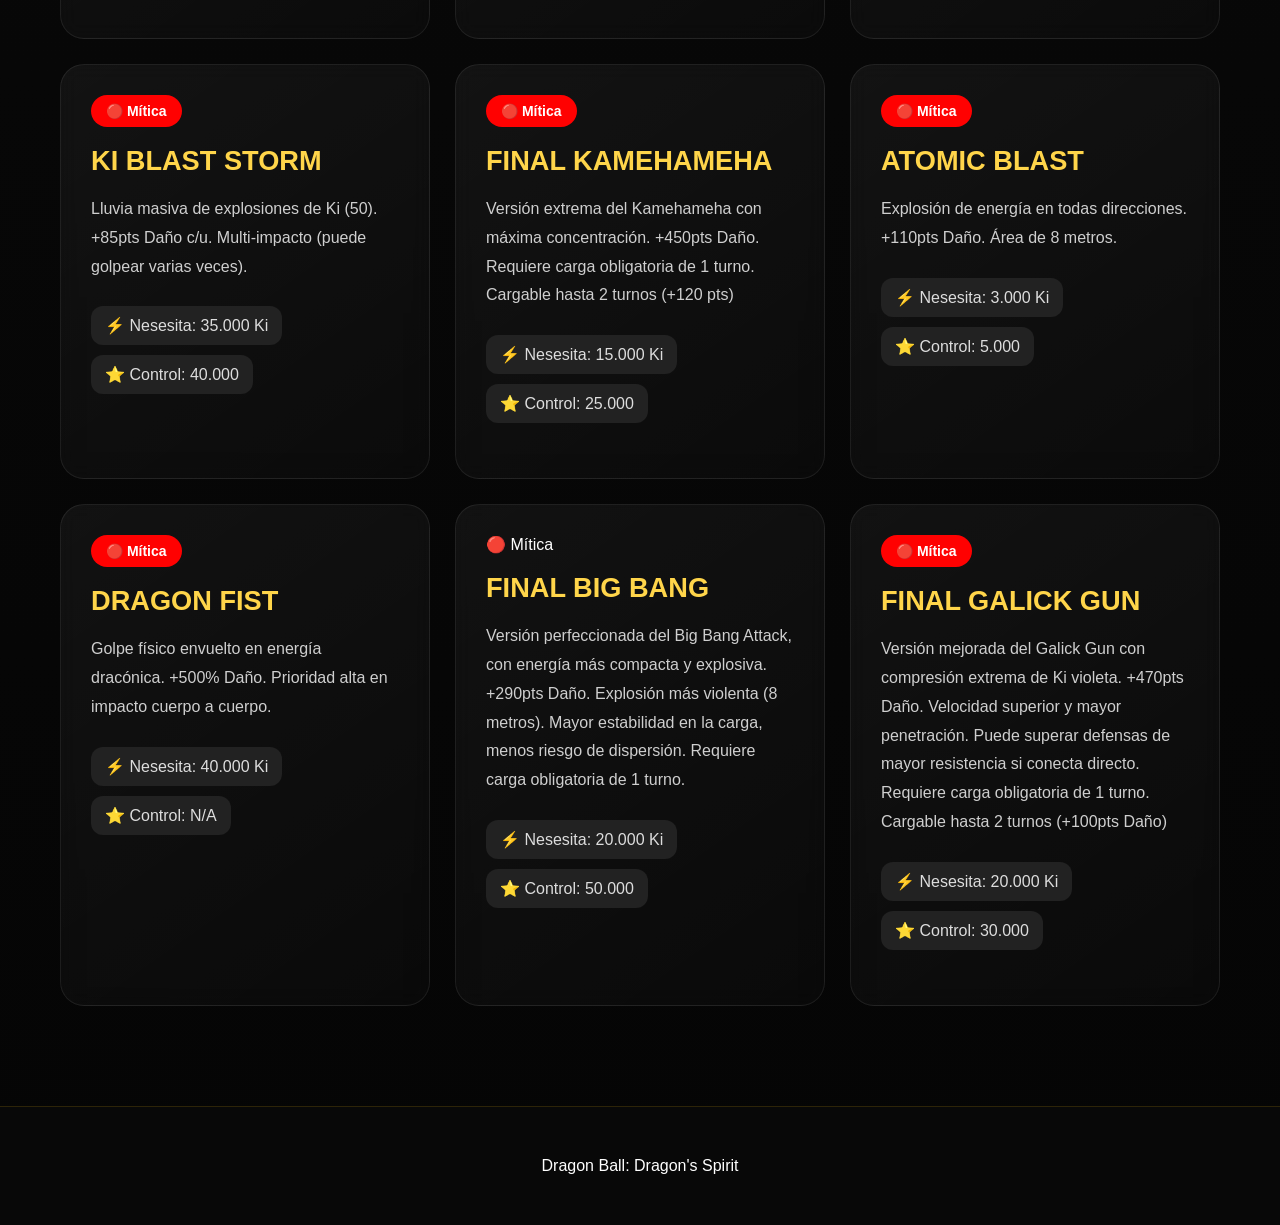
<file: tecnicas.html>
<!DOCTYPE html>
<html lang="es">

<head>

    <meta charset="UTF-8">
    <meta name="viewport" content="width=device-width, initial-scale=1.0">

    <title>Técnicas | Dragon Ball: Dragon's Spirit</title>

    <link rel="stylesheet" href="tecnicas.css">

</head>

<body>

    <!-- CABECERA -->

    <header class="hero">

        <a href="index.html" class="volver">
            ← Volver al Inicio
        </a>

        <h1>Técnicas</h1>
    </header>

    <!-- BUSCADOR -->

    <section class="busqueda">

        <input
        type="text"
        id="buscar"
        placeholder="🔍 Buscar técnica...">

    </section>

    <!-- FILTROS -->

    <section class="categorias">

        <button class="categoria activa" data-filtro="todas">
            Todas
        </button>

        <button class="categoria" data-filtro="rara">
            🟦 Rara
        </button>

        <button class="categoria" data-filtro="epica">
            🟪 Épica
        </button>

        <button class="categoria" data-filtro="legendaria">
            🟧 Legendaria
        </button>

        <button class="categoria" data-filtro="mitica">
            🔴 Mítica
        </button>

    </section>

    <!-- CATÁLOGO -->

    <main class="contenedor-tecnicas">

        <!-- ==================== -->
        <!-- RARA -->
        <!-- ==================== -->

        <article class="tecnica" data-categoria="rara">

            <div class="rareza rara">
                🟦 Rara
            </div>

            <h2>KI BLAST</h2>

            <p>
                Proyectil básico de energía lanzado desde manos o dedos. +5pts Daño.
            </p>

            <div class="datos">

                <span>⚡ Coste: 5 Ki</span>

                <span>⭐ Control: 5</span>

            </div>

        </article>
                <article class="tecnica" data-categoria="rara">

            <div class="rareza rara">
                🟦 Rara
            </div>

            <h2>KI BURST</h2>

            <p>
                Liberación de energía en un radio corto (Hasta 3 Metros) alrededor del usuario. Sirve para empujar enemigos o romper guardias, se manifiesta como si fuera una ráfaga de viento.
            </p>

            <div class="datos">

                <span>⚡ Coste: 20 Ki</span>

                <span>⭐ Control: 35</span>

            </div>

        </article>
        <article class="tecnica" data-categoria="rara">

            <div class="rareza rara">
                🟦 Rara
            </div>

            <h2>KI WALL BREAK</h2>

            <p>
                Concentración de Ki en un solo impacto para romper bloqueos. Sin daño extra, sirve exclusivamente para romper guardias.
            </p>

            <div class="datos">

                <span>⚡ Coste: 20 Ki</span>

                <span>⭐ Control: 30</span>

            </div>

        </article>
        <article class="tecnica" data-categoria="rara">

            <div class="rareza rara">
                🟦 Rara
            </div>

            <h2>KI TRACE</h2>

            <p>
                Deja una marca de energía que confunde la percepción del enemigo. Sirve para enemigos que rastrean rastros de Ki.
            </p>

            <div class="datos">

                <span>⚡ Coste: 5 Ki</span>

                <span>⭐ Control: 10</span>

            </div>

        </article>        
        <article class="tecnica" data-categoria="rara">

            <div class="rareza rara">
                🟦 Rara
            </div>

            <h2>KI PUSH</h2>

            <p>
             Liberación de energía en forma de empuje frontal. Sirve para alejar enemigos o romper combos.
            </p>

            <div class="datos">

                <span>⚡ Coste: 5 Ki</span>

                <span>⭐ Control: 10</span>

            </div>
        </article>        
        <article class="tecnica" data-categoria="rara">

            <div class="rareza rara">
                🟦 Rara
            </div>

            <h2>KI SENSE</h2>

            <p>
               Permite detectar la energía de otros combatientes. Rango 3km.
            </p>

            <div class="datos">

                <span>⚡ Coste: 30 Ki</span>

                <span>⭐ Control: 20</span>

            </div>

        </article>
        <article class="tecnica" data-categoria="rara">

            <div class="rareza rara">
                🟦 Rara
            </div>

            <h2>KI IMPACT</h2>

            <p>
                Golpe que libera energía dentro del contacto físico. Daño leve adicional ignorando parte de defensa, +5pts Daño.
            </p>

            <div class="datos">

                <span>⚡ Coste: 5 Ki</span>

                <span>⭐ Control: 10</span>

            </div>

        </article>
        <article class="tecnica" data-categoria="rara">

            <div class="rareza rara">
                🟦 Rara
            </div>

            <h2>KI JAB</h2>

            <p>
               Microexplosión de energía al impactar un golpe físico. Daño ligero extra en combos, +2pts acumulable. Osea, suponiendo que das 30 KI JAB seguidos, sumaras un +60pts de daño. Acumulable hasta 50 veces.
            </p>

            <div class="datos">

                <span>⚡ Coste: 5 Ki</span>

                <span>⭐ Control: 5</span>

            </div>

        </article>
        <article class="tecnica" data-categoria="rara">

            <div class="rareza rara">
                🟦 Rara
            </div>

            <h2>KI SLICER</h2>

            <p>
                Una fina hoja de energía comprimida que se lanza como proyectil. +5pts Daño.
            </p>

            <div class="datos">

                <span>⚡ Coste: 10 Ki</span>

                <span>⭐ Control: 10</span>

            </div>

        </article>
        <article class="tecnica" data-categoria="rara">

            <div class="rareza rara">
                🟦 Rara
            </div>

            <h2>DASH</h2>

            <p>
                Movimiento rápido impulsado por Ki. +40pts Velocidad. Alcance de 15 Metros. Solo esa accion.
            </p>

            <div class="datos">

                <span>⚡ Coste: 30 Ki</span>

                <span>⭐ Control: 50</span>

            </div>

        </article>
        <article class="tecnica" data-categoria="rara">

            <div class="rareza rara">
                🟦 Rara
            </div>

            <h2>FLASH STEP</h2>

            <p>
                Movimiento explosivo de corta distancia (Alcance 3 Metros) usando Ki en las piernas. Aumento de velocidad, +10pts Velocidad. Solo esa accion.
            </p>

            <div class="datos">

                <span>⚡ Coste: 10 Ki</span>

                <span>⭐ Control: 15</span>

            </div>

        </article>
        <article class="tecnica" data-categoria="rara">

            <div class="rareza rara">
                🟦 Rara
            </div>

            <h2>ENERGY GRIP</h2>

            <p>
                El usuario envuelve sus manos con Ki para aumentar fuerza de agarre y asi poder agarrar a un rival. +10 Resistencia.
            </p>

            <div class="datos">

                <span>⚡ Coste: 10 Ki</span>

                <span>⭐ Control: 20</span>

            </div>

        </article>
        <article class="tecnica" data-categoria="rara">

            <div class="rareza rara">
                🟦 Rara
            </div>

            <h2>ENERGY STEP</h2>

            <p>
                El usuario deja pequeñas explosiones de Ki al moverse. +15pts velocidad. Solo esa accion.
            </p>

            <div class="datos">

                <span>⚡ Coste: 10 Ki</span>

                <span>⭐ Control: 25</span>

            </div>

        </article>
        <article class="tecnica" data-categoria="rara">

            <div class="rareza rara">
                🟦 Rara
            </div>

            <h2>BURST PUNCH</h2>

            <p>
                Golpe que explota al contacto con una pequeña descarga de Ki. +20pts daño.
            </p>

            <div class="datos">

                <span>⚡ Coste: 10 Ki</span>

                <span>⭐ Control: 25</span>

            </div>

        </article>
        <article class="tecnica" data-categoria="rara">

            <div class="rareza rara">
                🟦 Rara
            </div>

            <h2>KIKOHÁ</h2>

            <p>
                Disparos consecutivos de pequeñas esferas de energía. +5pts daño.
            </p>

            <div class="datos">

                <span>⚡ Coste: 5 Ki c/u</span>

                <span>⭐ Control: 5</span>

            </div>

        </article>
        <article class="tecnica" data-categoria="rara">

            <div class="rareza rara">
                🟦 Rara
            </div>

            <h2>ENERGY WAVE</h2>

            <p>
             Rayo de Ki en línea recta de mediano alcance (Hasta 20 Metros). +15pts Daño.
            </p>

            <div class="datos">

                <span>⚡ Coste: 20 Ki</span>

                <span>⭐ Control: 30</span>

            </div>

        </article>
        <article class="tecnica" data-categoria="rara">

            <div class="rareza rara">
                🟦 Rara
            </div>

            <h2>AFTERIMAGE</h2>

            <p>
                Movimiento rápido que genera una ilusión del usuario. +25 Velocidad. No sirve para atacar.
            </p>

            <div class="datos">

                <span>⚡ Coste: 20 Ki</span>

                <span>⭐ Control: 40</span>

            </div>

        </article>
        <!-- ==================== -->
        <!-- ÉPICA -->
        <!-- ==================== -->

        <article class="tecnica" data-categoria="epica">

            <div class="rareza epica">
                🟪 Épica
            </div>

            <h2>ENERGY CRASH</h2>

            <p>
              El usuario libera Ki en el momento del impacto generando una explosión de choque. +65pts Daño. Puede cancelar ataques cuerpo a cuerpo si impacta al mismo tiempo.
            </p>

            <div class="datos">

                <span>⚡ Coste: 50 Ki</span>

                <span>⭐ Control: 60</span>

            </div>

        </article>
        <article class="tecnica" data-categoria="epica">

            <div class="rareza epica">
                🟪 Épica
            </div>

            <h2>BREAKING SHOT</h2>

            <p>
               Proyectil de Ki diseñado para romper defensa. +60pts Daño. Si impacta en guardia, reduce resistencia del rival ese turno.
            </p>

            <div class="datos">

                <span>⚡ Coste: 45 Ki</span>

                <span>⭐ Control: 55</span>

            </div>

        </article>
        <article class="tecnica" data-categoria="epica">

            <div class="rareza epica">
                🟪 Épica
            </div>

            <h2>PRESSURE LOCK</h2>

            <p>
               El usuario genera presión de Ki constante sobre el enemigo. No es daño directo. Reduce velocidad enemiga en -20pts por 1 turno.
            </p>

            <div class="datos">

                <span>⚡ Coste: 50 Ki</span>

                <span>⭐ Control: 65</span>

            </div>

        </article>
        <article class="tecnica" data-categoria="epica">

            <div class="rareza epica">
                🟪 Épica
            </div>

            <h2>IMPACT WAVE</h2>

            <p>
              Onda de energía que se expande en línea. +65pts Daño. Empuja al enemigo varios metros si conecta.
            </p>

            <div class="datos">

                <span>⚡ Coste: 55 Ki</span>

                <span>⭐ Control: 60</span>

            </div>

        </article>
        <article class="tecnica" data-categoria="epica">

            <div class="rareza epica">
                🟪 Épica
            </div>

            <h2>KI DISRUPT</h2>

            <p>
               Interfiere momentáneamente el flujo de Ki del rival. Cancela técnicas débiles o en preparación.
            </p>

            <div class="datos">

                <span>⚡ Coste: 60 Ki</span>

                <span>⭐ Control: 70</span>

            </div>

        </article>
        <article class="tecnica" data-categoria="epica">

            <div class="rareza epica">
                🟪 Épica
            </div>

            <h2>BURST BREAK</h2>

            <p>
              Explosión corta de Ki en el punto de contacto. +60pts Daño. Rompe combos enemigos. 
            </p>

            <div class="datos">

                <span>⚡ Coste: 50 Ki</span>

                <span>⭐ Control: 55</span>

            </div>

        </article>
        <article class="tecnica" data-categoria="epica">

            <div class="rareza epica">
                🟪 Épica
            </div>

            <h2>ENERGY COUNTER</h2>

            <p>
               Si el usuario bloquea o recibe un golpe, libera Ki de respuesta automática. +70pts Daño contraatacando.
            </p>

            <div class="datos">

                <span>⚡ Coste: 55 Ki</span>

                <span>⭐ Control: 65</span>

            </div>

        </article>
        <article class="tecnica" data-categoria="epica">

            <div class="rareza epica">
                🟪 Épica
            </div>

            <h2>KI SHOVE</h2>

            <p>
               Empuje de energía directo. No busca daño alto, sino control del espacio. +40pts Daño + aleja al enemigo.
            </p>

            <div class="datos">

                <span>⚡ Coste: 45 Ki</span>

                <span>⭐ Control: 50</span>

            </div>

        </article>
        <article class="tecnica" data-categoria="epica">

            <div class="rareza epica">
                🟪 Épica
            </div>

            <h2>FOCUS STRIKE</h2>

            <p>
              Golpe extremadamente preciso concentrado en un punto débil. +75pts Daño. Ignora parte de la Resistencia.
            </p>

            <div class="datos">

                <span>⚡ Coste: 50 Ki</span>

                <span>⭐ Control: 70</span>

            </div>

        </article>
        <article class="tecnica" data-categoria="epica">

            <div class="rareza epica">
                🟪 Épica
            </div>

            <h2>ENERGY FIELD</h2>

            <p>
               Crea una zona alrededor del usuario que dificulta ataques enemigos. Reduce precisión o daño enemigo en corto alcance.
            </p>

            <div class="datos">

                <span>⚡ Coste: 60 Ki</span>

                <span>⭐ Control: 75</span>

            </div>

        </article>
        <!-- ==================== -->
        <!-- LEGENDARIA -->
        <!-- ==================== -->

        <article class="tecnica" data-categoria="legendaria">

            <div class="rareza legendaria">
                🟧 Legendaria
            </div>

            <h2>KAMEHAMEHA</h2>

            <p>
                Concentración de Ki en las manos y liberación en forma de rayo masivo. +80pts Daño. Ataque cargable (cada turno de carga +40pts Daño, máx. 2 turnos).
            </p>

            <div class="datos">

                <span>⚡ Coste: 400 Ki</span>

                <span>⭐ Control: 500</span>

            </div>

        </article>

        <article class="tecnica" data-categoria="legendaria">

            <div class="rareza legendaria">
                🟧 Legendaria
            </div>

            <h2>MASENKO</h2>

            <p>
                Disparo de energía concentrada desde ambas manos sobre la frente. +70pts Daño. Velocidad media, difícil de esquivar a corta distancia. 
            </p>

            <div class="datos">

                <span>⚡ Coste: 300 Ki</span>

                <span>⭐ Control: 400</span>

            </div>

        </article>
        <article class="tecnica" data-categoria="legendaria">

            <div class="rareza legendaria">
                🟧 Legendaria
            </div>

            <h2>HEAVENLY BREAKER</h2>

            <p>
                Impacto concentrado de energía descendente. +100pts Daño. Alto poder de ruptura de defensa.
            </p>

            <div class="datos">

                <span>⚡ Coste: 200 Ki</span>

                <span>⭐ Control: 250</span>

            </div>

        </article>
        <article class="tecnica" data-categoria="legendaria">

            <div class="rareza legendaria">
                🟧 Legendaria
            </div>

            <h2>ATOMIC BLAST</h2>

            <p>
                Explosión de energía en todas direcciones. +110pts Daño. Área de 8 metros.
            </p>

            <div class="datos">

                <span>⚡ Coste: 300 Ki</span>

                <span>⭐ Control: 400</span>

            </div>

        </article>
        <article class="tecnica" data-categoria="legendaria">

            <div class="rareza legendaria">
                🟧 Legendaria
            </div>

            <h2>GALICK GUN</h2>

            <p>
                Rayo de energía púrpura altamente concentrado. +85pts Daño. Puede ser cargado (1 turno +50pts Daño). +70pts Daño. Velocidad media, difícil de esquivar a corta distancia. 
            </p>

            <div class="datos">

                <span>⚡ Coste: 400 Ki</span>

                <span>⭐ Control: 550</span>

            </div>

        </article>
        <article class="tecnica" data-categoria="legendaria">

            <div class="rareza legendaria">
                🟧 Legendaria
            </div>

            <h2>FINAL FLASH</h2>

            <p>
                Explosión de energía comprimida de altísima potencia. +110pts Daño. Tiempo de carga obligatorio de 1 turno.
            </p>

            <div class="datos">

                <span>⚡ Coste: 1.000 Ki</span>

                <span>⭐ Control: 1.200</span>

            </div>

        </article>
        <article class="tecnica" data-categoria="legendaria">

            <div class="rareza legendaria">
                🟧 Legendaria
            </div>

            <h2>BIG BANG ATTACK</h2>

            <p>
                Esfera de energía compacta que explota al contacto. +90pts Daño. Explosión en área (5 metros). 
            </p>

            <div class="datos">

                <span>⚡ Coste: 400 Ki</span>

                <span>⭐ Control: 800</span>

            </div>

        </article>
        <article class="tecnica" data-categoria="legendaria">

            <div class="rareza legendaria">
                🟧 Legendaria
            </div>

            <h2>SPECIAL BEAM CANNON</h2>

            <p>
                Rayo perforante en espiral de alta precisión. +95pts Daño. Ignora parcialmente Resistencia. Tiempo de carga (2 turnos). Insta Kill si conecta en zona peligrosa (Pecho o Cabeza).
            </p>

            <div class="datos">

                <span>⚡ Coste: 1.000 Ki</span>

                <span>⭐ Control: 1.200</span>

            </div>

        </article>
        <article class="tecnica" data-categoria="legendaria">

            <div class="rareza legendaria">
                🟧 Legendaria
            </div>

            <h2>DESTRUCTOR DISC</h2>

            <p>
             Disco de energía cortante extremadamente afilado. +75pts Daño. Puede cortar defensas si impacta directo. 
            </p>

            <div class="datos">

                <span>⚡ Coste: 250 Ki</span>

                <span>⭐ Control: 900</span>

            </div>

        </article>

        <!-- ==================== -->
        <!-- MÍTICA -->
        <!-- ==================== -->

        <article class="tecnica" data-categoria="mitica">

            <div class="rareza mitica">
                🔴 Mítica
            </div>

            <h2>GENKI DAMA</h2>

            <p>
                El usuario reúne energía del entorno para formar una esfera masiva. +695pts Daño. Requiere 2 turnos de carga. No depende solo del Ki del usario. Si es interrumpida, se debilita o falla.
            </p>

            <div class="datos">

                <span>⚡ Coste: 10.000</span>

                <span>⭐ Control: 5.000 </span>

            </div>

        </article>
        <article class="tecnica" data-categoria="mitica">

            <div class="rareza mitica">
                🔴 Mítica
            </div>

            <h2>KI BIND</h2>

            <p>
                Cadenas de energía que restringen movimiento del enemigo. Reduce velocidad a 0 durante 1 turno si supera el Control de Ki enemigo.
            </p>

            <div class="datos">

                <span>⚡ Coste: 10.000</span>

                <span>⭐ Control: 15.000 </span>

            </div>

        </article>
        <article class="tecnica" data-categoria="mitica">

            <div class="rareza mitica">
                🔴 Mítica
            </div>

            <h2>ENERGY BREAK FIELD</h2>

            <p>
                Zona de energía que debilita técnicas enemigas dentro del área. Reduce daño enemigo en -25% por 2 turnos.
            </p>

            <div class="datos">

                <span>⚡ Coste: 15.000</span>

                <span>⭐ Control: 20.000 </span>

            </div>

        </article>
        <article class="tecnica" data-categoria="mitica">

            <div class="rareza mitica">
                🔴 Mítica
            </div>

            <h2>BODY DUPLICATION</h2>

            <p>
                Crea copias de Ki con 50% de stats. Cada clon puede actuar independientemente pero dura pocos turnos.
            </p>

            <div class="datos">

                <span>⚡ Coste: 5.000 c/u</span>

                <span>⭐ Control: 15.000 </span>

            </div>

        </article>
        <article class="tecnica" data-categoria="mitica">

            <div class="rareza mitica">
                🔴 Mítica
            </div>

            <h2>KI SHOCK WAVE</h2>

            <p>
                Explosión expansiva de energía. +110pts Daño en área (6 metros). Empuja enemigos y rompe formaciones.
            </p>

            <div class="datos">

                <span>⚡ Coste: 2.000 c/u</span>

                <span>⭐ Control: 9.000 </span>

            </div>

        </article>
        <article class="tecnica" data-categoria="mitica">

            <div class="rareza mitica">
                🔴 Mítica
            </div>

            <h2>FINAL EXPLOSION</h2>

            <p>
                Explosión de energía en todas direcciones. +650pts Daño. Área de 2km metros. Insta Kill al usuario.
            </p>

            <div class="datos">

                <span>⚡ Nesesita: 20.000 Ki</span>

                <span>⭐ Control: N/A </span>

            </div>

        </article>
        <article class="tecnica" data-categoria="mitica">

            <div class="rareza mitica">
                🔴 Mítica
            </div>

            <h2>KI BLAST STORM</h2>

            <p>
                Lluvia masiva de explosiones de Ki (50). +85pts Daño c/u. Multi-impacto (puede golpear varias veces).
            </p>

            <div class="datos">

                <span>⚡ Nesesita: 35.000 Ki</span>

                <span>⭐ Control: 40.000 </span>

            </div>

        </article>
        <article class="tecnica" data-categoria="mitica">

            <div class="rareza mitica">
                🔴 Mítica
            </div>

            <h2>FINAL KAMEHAMEHA</h2>

            <p>
                Versión extrema del Kamehameha con máxima concentración. +450pts Daño. Requiere carga obligatoria de 1 turno. Cargable hasta 2 turnos (+120 pts)
            </p>

            <div class="datos">

                <span>⚡ Nesesita: 15.000 Ki</span>

                <span>⭐ Control: 25.000 </span>

            </div>

        </article>
        <article class="tecnica" data-categoria="mitica">

            <div class="rareza mitica">
                🔴 Mítica
            </div>

            <h2>ATOMIC BLAST</h2>

            <p>
                Explosión de energía en todas direcciones. +110pts Daño. Área de 8 metros. 
            </p>

            <div class="datos">

                <span>⚡ Nesesita: 3.000 Ki</span>

                <span>⭐ Control: 5.000 </span>

            </div>

        </article>
        <article class="tecnica" data-categoria="mitica">

            <div class="rareza mitica">
                🔴 Mítica
            </div>

            <h2>DRAGON FIST</h2>

            <p>
                Golpe físico envuelto en energía dracónica. +500% Daño. Prioridad alta en impacto cuerpo a cuerpo.
            </p>

            <div class="datos">

                <span>⚡ Nesesita: 40.000 Ki</span>

                <span>⭐ Control: N/A </span>

            </div>

        </article>
        <article class="tecnica" data-categoria="mitica">

            <div class="rareza-mitica">
                🔴 Mítica
            </div>

            <h2>FINAL BIG BANG</h2>

            <p>
                Versión perfeccionada del Big Bang Attack, con energía más compacta y explosiva. +290pts Daño. Explosión más violenta (8 metros). Mayor estabilidad en la carga, menos riesgo de dispersión. Requiere carga obligatoria de 1 turno.
            </p>

            <div class="datos">

                <span>⚡ Nesesita: 20.000 Ki</span>

                <span>⭐ Control: 50.000 </span>

            </div>

        </article>
        <article class="tecnica" data-categoria="mitica">

            <div class="rareza mitica">
                🔴 Mítica
            </div>

            <h2>FINAL GALICK GUN</h2>

            <p>
                Versión mejorada del Galick Gun con compresión extrema de Ki violeta. +470pts Daño. Velocidad superior y mayor penetración. Puede superar defensas de mayor resistencia si conecta directo. Requiere carga obligatoria de 1 turno. Cargable hasta 2 turnos (+100pts Daño)
            </p>

            <div class="datos">

                <span>⚡ Nesesita: 20.000 Ki</span>

                <span>⭐ Control: 30.000 </span>

            </div>

        </article>

    </main>

    <!-- BOTÓN SUBIR -->

    <a href="#" class="subir">
        ↑
    </a>

    <!-- FOOTER -->

    <footer>

        Dragon Ball: Dragon's Spirit

    </footer>

    <!-- SCRIPT FILTRO -->

    <script>

        const botones = document.querySelectorAll(".categoria");
        const tecnicas = document.querySelectorAll(".tecnica");
        const buscador = document.getElementById("buscar");

        let filtroActual = "todas";

        function filtrarTecnicas(){

            const texto = buscador.value.toLowerCase();

            tecnicas.forEach(tecnica=>{

                const categoria = tecnica.dataset.categoria;
                const nombre = tecnica.querySelector("h2").textContent.toLowerCase();
                const descripcion = tecnica.querySelector("p").textContent.toLowerCase();

                const coincideCategoria =
                    filtroActual === "todas" ||
                    categoria === filtroActual;

                const coincideBusqueda =
                    nombre.includes(texto) ||
                    descripcion.includes(texto);

                if(coincideCategoria && coincideBusqueda){

                    tecnica.style.display="block";

                }else{

                    tecnica.style.display="none";

                }

            });

        }

        botones.forEach(boton=>{

            boton.addEventListener("click",()=>{

                botones.forEach(b=>b.classList.remove("activa"));
                boton.classList.add("activa");

                filtroActual = boton.dataset.filtro;

                filtrarTecnicas();

            });

        });

        buscador.addEventListener("input",filtrarTecnicas);

    </script>

</body>

</html>
</file>
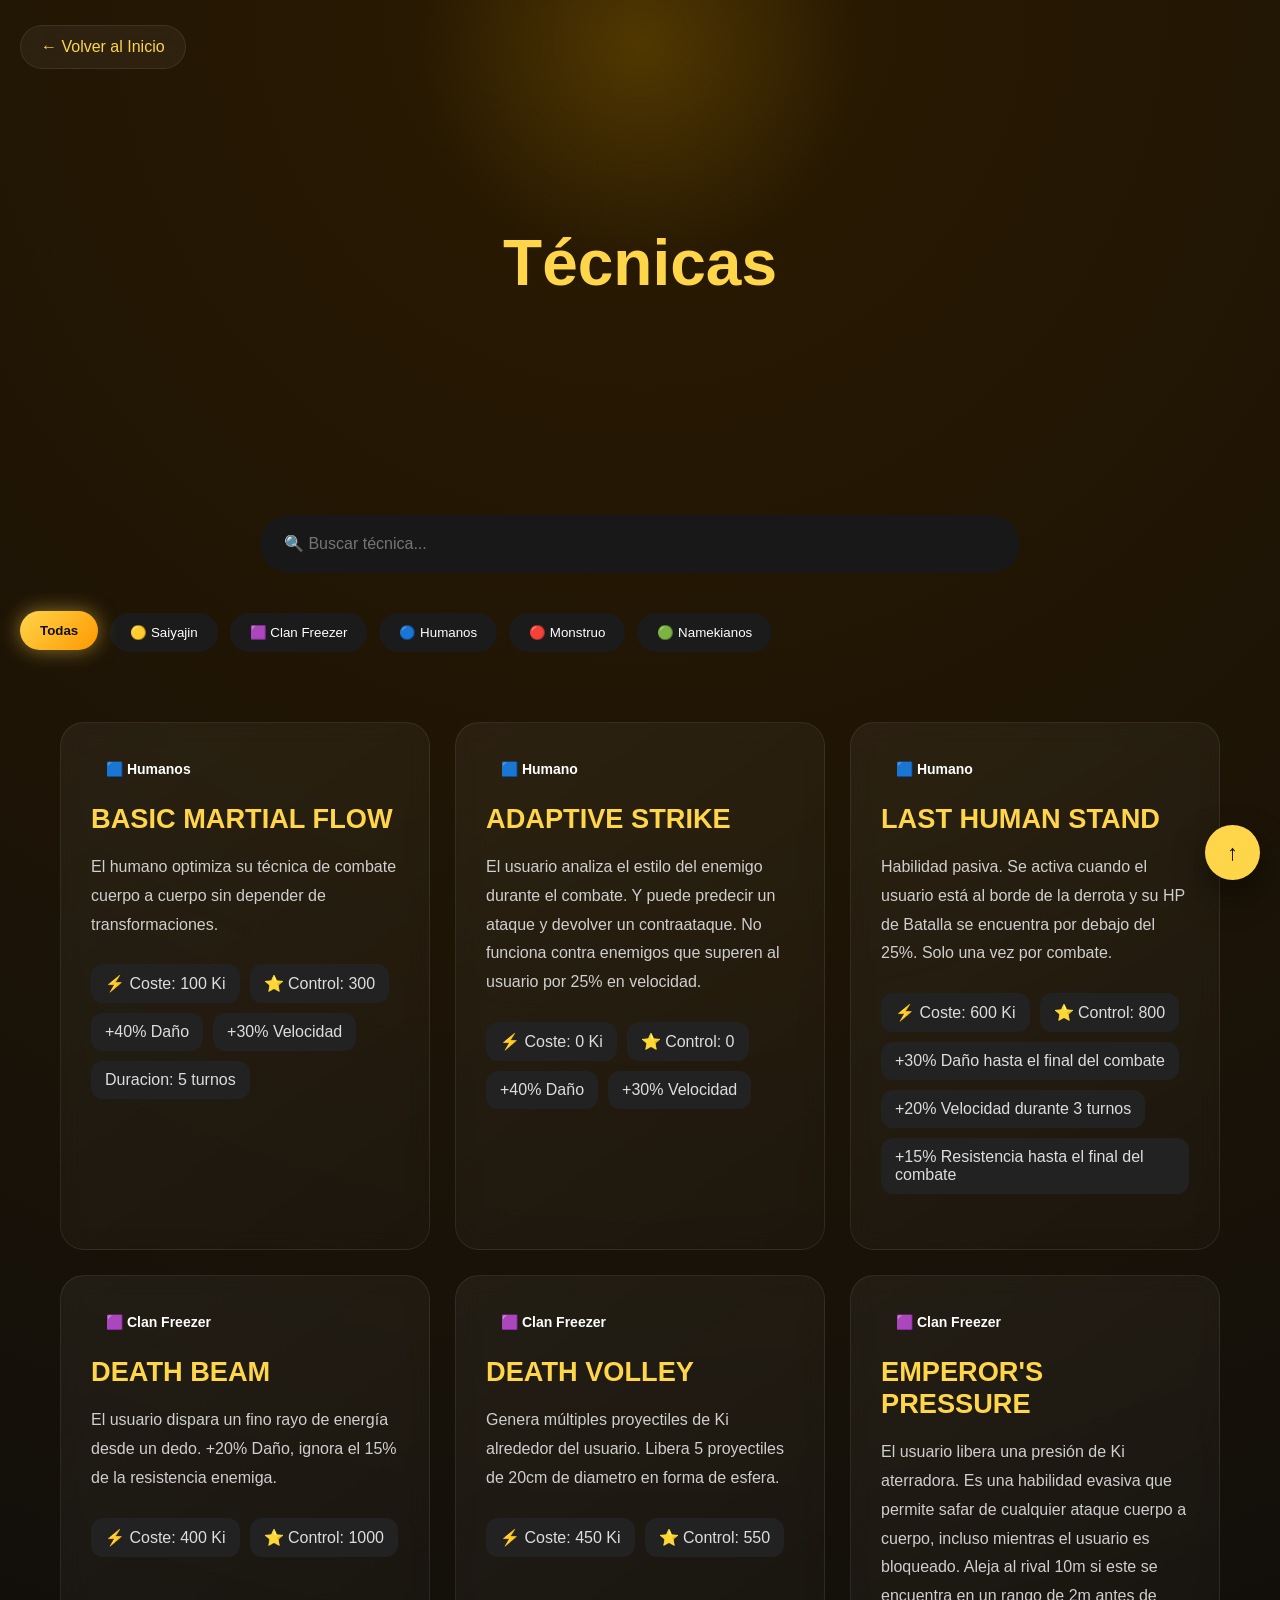
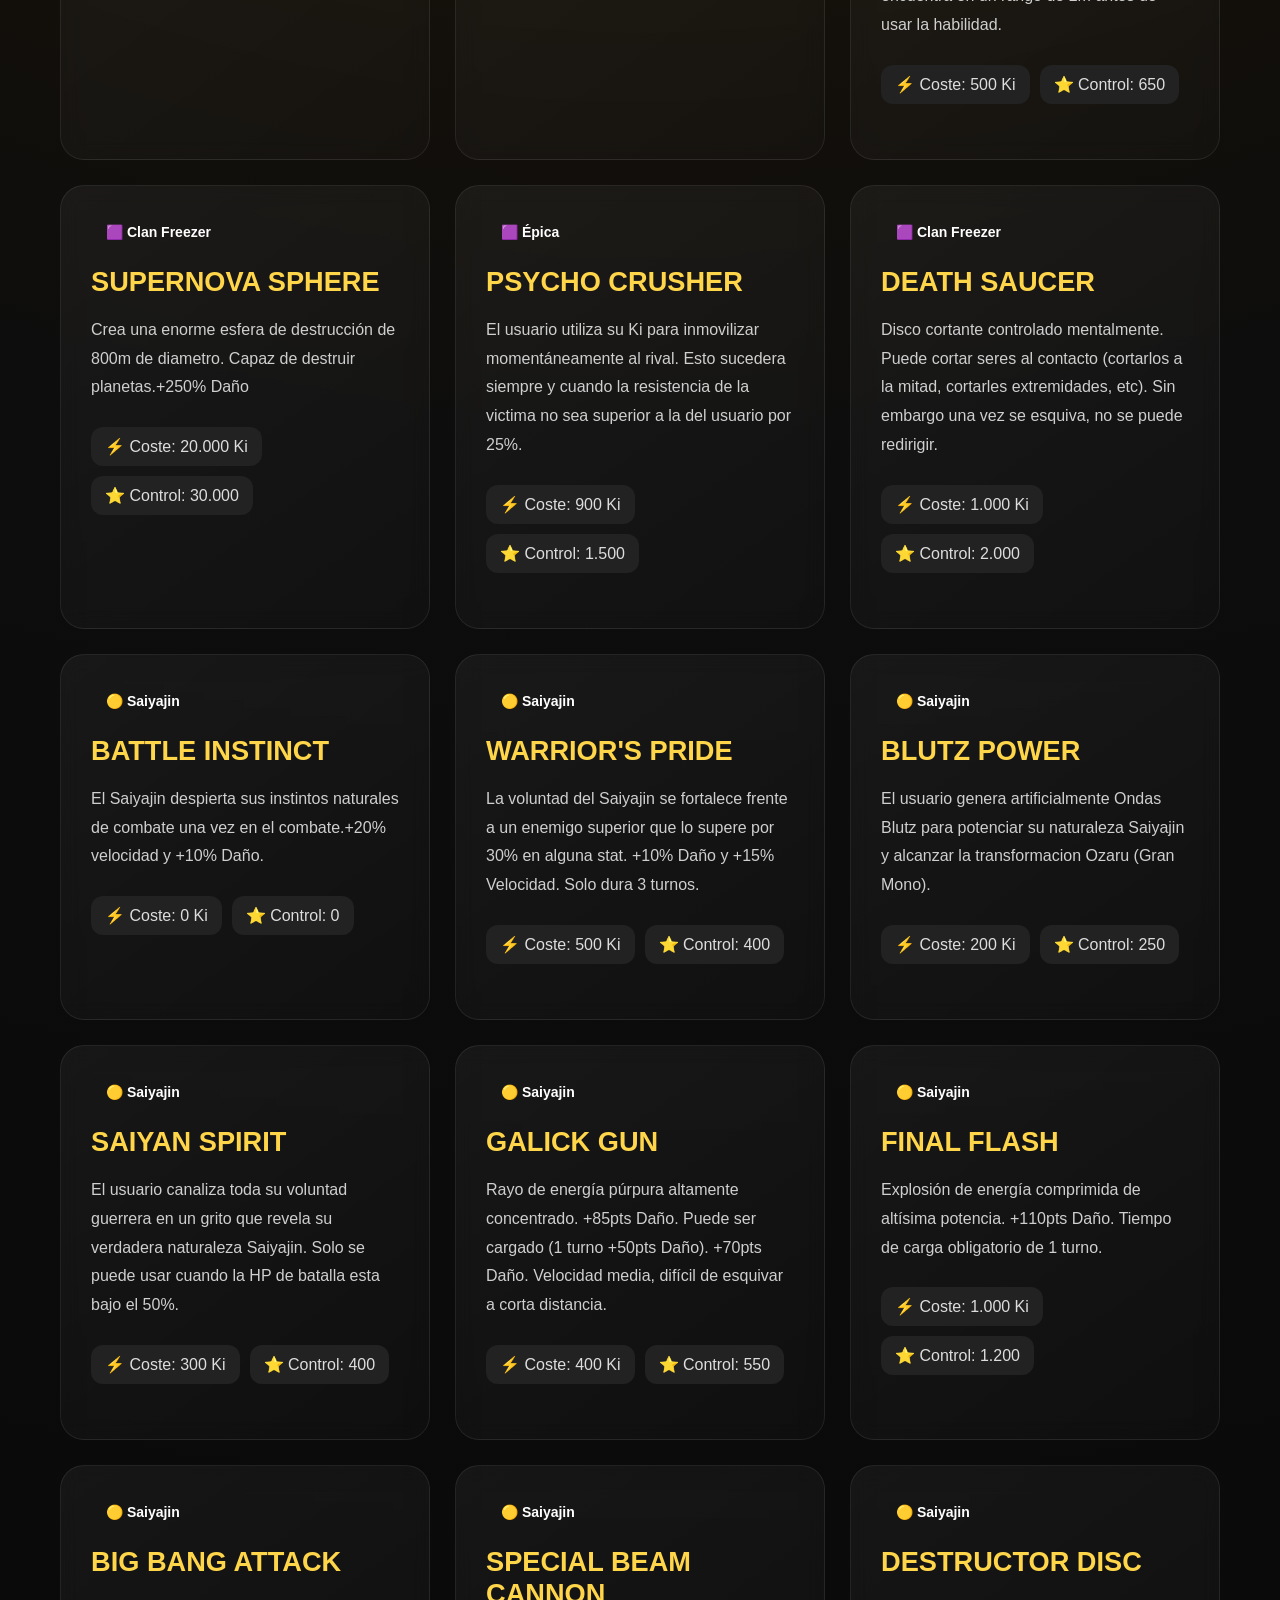
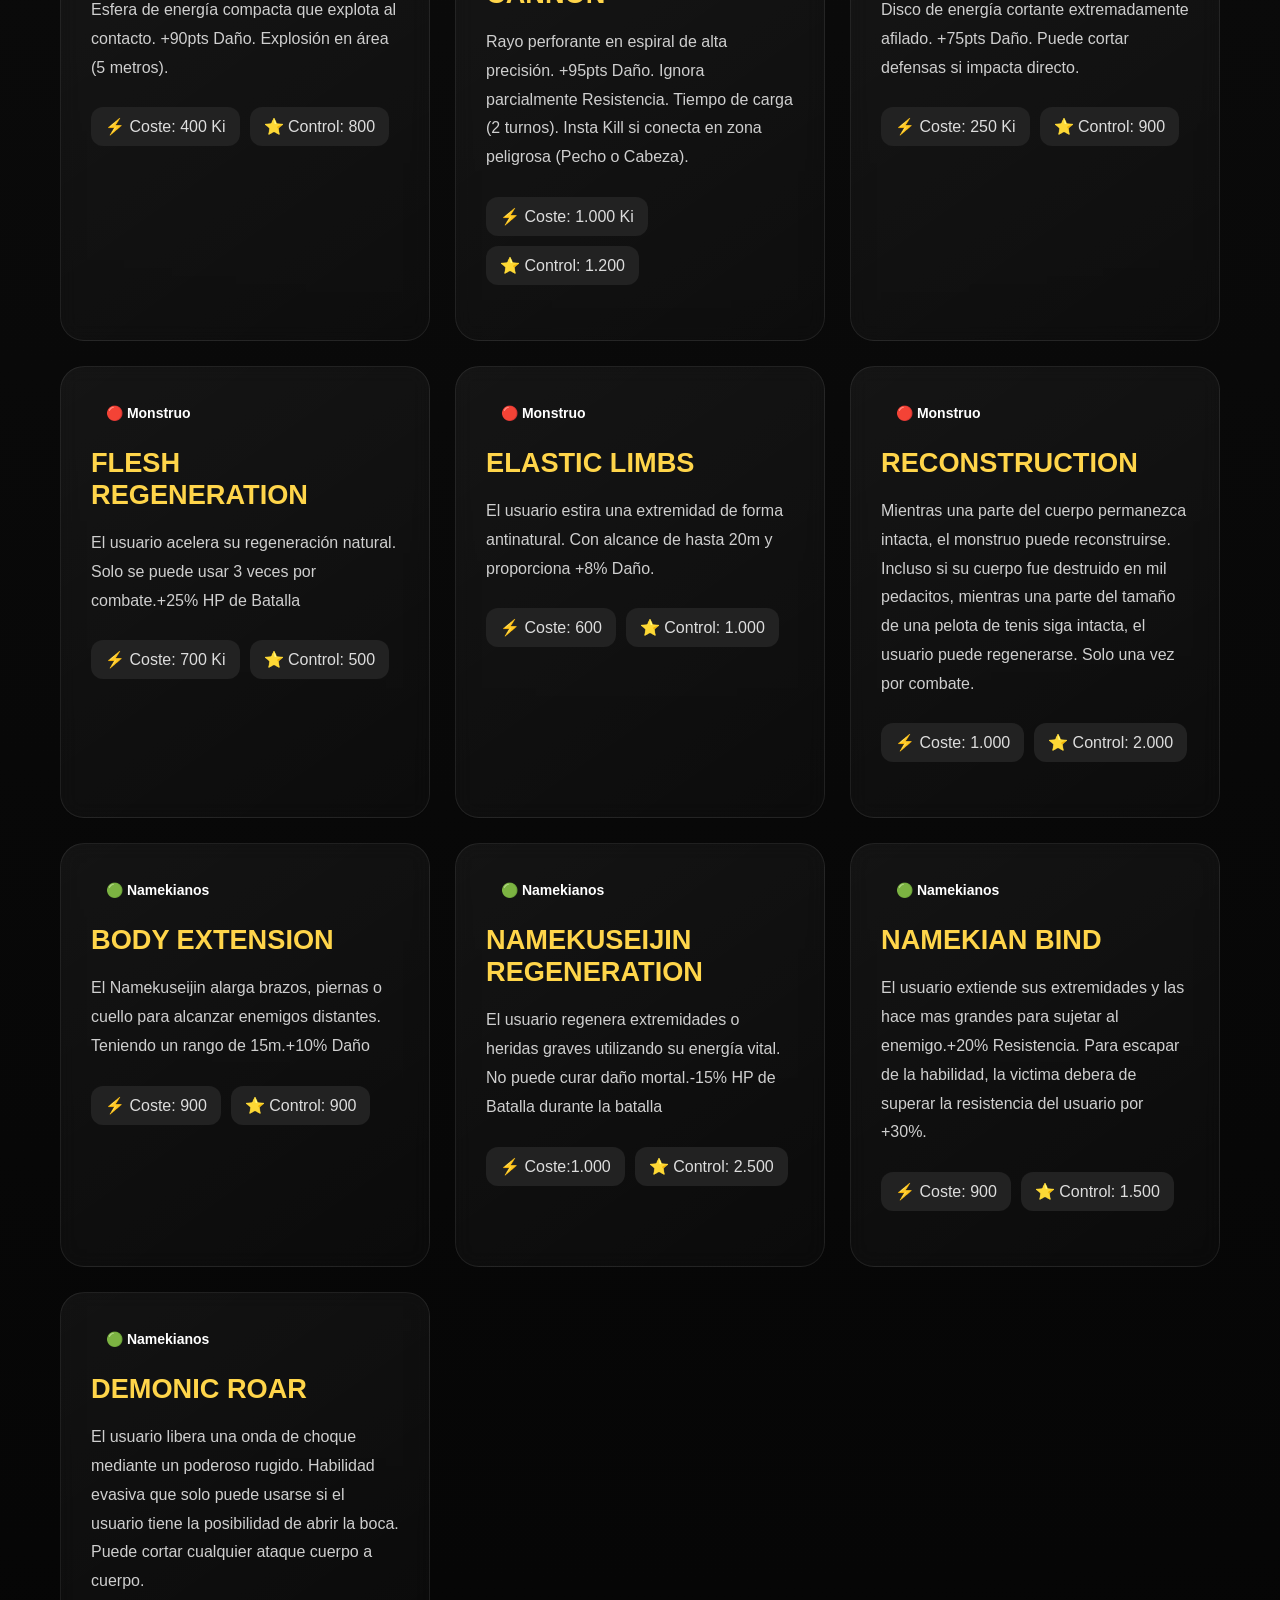
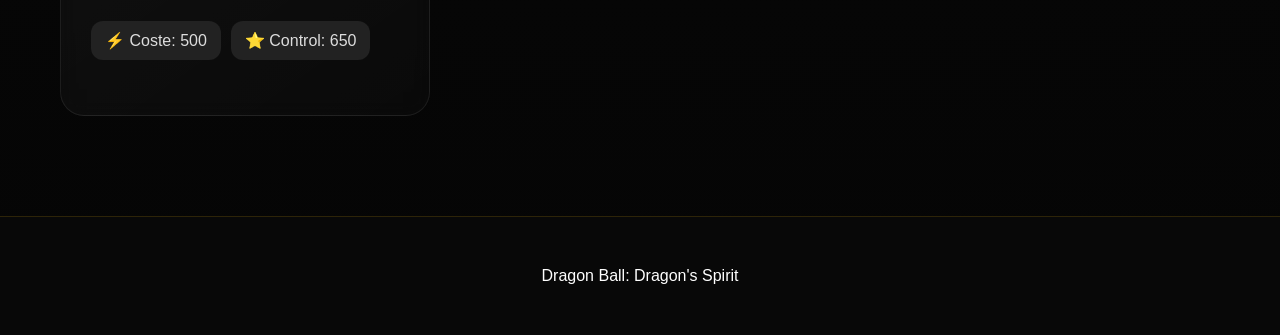
<file: tecnicasxraza.html>
<!DOCTYPE html>
<html lang="es">

<head>

    <meta charset="UTF-8">
    <meta name="viewport" content="width=device-width, initial-scale=1.0">

    <title>Técnicas X Raza | Dragon Ball: Dragon's Spirit</title>

    <link rel="stylesheet" href="tecnicas.css">

</head>

<body>

    <!-- CABECERA -->

    <header class="hero">

        <a href="index.html" class="volver">
            ← Volver al Inicio
        </a>

        <h1>Técnicas</h1>
    </header>

    <!-- BUSCADOR -->

    <section class="busqueda">

        <input
        type="text"
        id="buscar"
        placeholder="🔍 Buscar técnica...">

    </section>

    <!-- FILTROS -->

    <section class="categorias">

        <button class="categoria activa" data-filtro="todas">
            Todas
        </button>

        <button class="categoria" data-filtro="saiyajin">
            🟡 Saiyajin
        </button>

        <button class="categoria" data-filtro="freezer">
            🟪 Clan Freezer
        </button>

        <button class="categoria" data-filtro="humanos">
            🔵 Humanos
        </button>

        <button class="categoria" data-filtro="majin">
            🔴 Monstruo
        </button>
        <button class="categoria" data-filtro="namek">
            🟢 Namekianos
        </button>
    </section>

    <!-- CATÁLOGO -->

    <main class="contenedor-tecnicas">

        <!-- ==================== -->
        <!-- RARA -->
        <!-- ==================== -->

        <article class="tecnica" data-categoria="humanos">

            <div class="rareza humanos">
                🟦 Humanos
            </div>

            <h2>BASIC MARTIAL FLOW</h2>

            <p>
                El humano optimiza su técnica de combate cuerpo a cuerpo sin depender de transformaciones.
            </p>
            

            <div class="datos">

                <span>⚡ Coste: 100 Ki</span>

                <span>⭐ Control: 300</span>

                <span>+40% Daño</span>

                <span>+30% Velocidad</span>

                <span>Duracion: 5 turnos</span>

            </div>

        </article>
                <article class="tecnica" data-categoria="humanos">

            <div class="rareza humanos">
                🟦 Humano
            </div>

            <h2>ADAPTIVE STRIKE</h2>

            <p>
                El usuario analiza el estilo del enemigo durante el combate. Y puede predecir un ataque y devolver un contraataque. No funciona contra enemigos que superen al usuario por 25% en velocidad.
            </p>

            <div class="datos">

                <span>⚡ Coste: 0 Ki</span>

                <span>⭐ Control: 0 </span>

                <span>+40% Daño</span>

                <span>+30% Velocidad</span>

            </div>

        </article>
        <article class="tecnica" data-categoria="humanos">

            <div class="rareza humanos">
                🟦 Humano
            </div>

            <h2>LAST HUMAN STAND</h2>

            <p>
                Habilidad pasiva. Se activa cuando el usuario está al borde de la derrota y su HP de Batalla se encuentra por debajo del 25%. Solo una vez por combate.
            </p>

            <div class="datos">

                <span>⚡ Coste: 600 Ki</span>

                <span>⭐ Control: 800 </span>

                <span>+30% Daño hasta el final del combate</span>
                <span>+20% Velocidad durante 3 turnos</span>
                <span>+15% Resistencia hasta el final del combate </span>

            </div>

        </article>
        <!-- ==================== -->
        <!-- ÉPICA -->
        <!-- ==================== -->

        <article class="tecnica" data-categoria="freezer">

            <div class="rareza freezer">
                🟪 Clan Freezer
            </div>

            <h2>DEATH BEAM</h2>

            <p>
                El usuario dispara un fino rayo de energía desde un dedo. +20% Daño, ignora el 15% de la resistencia enemiga.
            </p>

            <div class="datos">

                <span>⚡ Coste: 400 Ki</span>

                <span>⭐ Control: 1000</span>

            </div>

        </article>
        <article class="tecnica" data-categoria="freezer">

            <div class="rareza freezer">
                🟪 Clan Freezer
            </div>

            <h2>DEATH VOLLEY</h2>

            <p>
               Genera múltiples proyectiles de Ki alrededor del usuario. Libera 5 proyectiles de 20cm de diametro en forma de esfera. 
            </p>

            <div class="datos">

                <span>⚡ Coste: 450 Ki</span>

                <span>⭐ Control: 550</span>

            </div>

        </article>
        <article class="tecnica" data-categoria="freezer">

            <div class="rareza freezer">
                🟪 Clan Freezer
            </div>

            <h2>EMPEROR'S PRESSURE</h2>

            <p>
               El usuario libera una presión de Ki aterradora. Es una habilidad evasiva que permite safar de cualquier ataque cuerpo a cuerpo, incluso mientras el usuario es bloqueado. Aleja al rival 10m si este se encuentra en un rango de 2m antes de usar la habilidad. 
            </p>

            <div class="datos">

                <span>⚡ Coste: 500 Ki</span>

                <span>⭐ Control: 650</span>

            </div>

        </article>
        <article class="tecnica" data-categoria="freezer">

            <div class="rareza freezer">
                🟪 Clan Freezer
            </div>

            <h2>SUPERNOVA SPHERE</h2>

            <p>
              Crea una enorme esfera de destrucción de 800m de diametro. Capaz de destruir planetas.+250% Daño 
            </p>

            <div class="datos">

                <span>⚡ Coste: 20.000 Ki</span>

                <span>⭐ Control: 30.000</span>

            </div>

        </article>
        <article class="tecnica" data-categoria="freezer">

            <div class="rareza freezer">
                🟪 Épica
            </div>

            <h2>PSYCHO CRUSHER</h2>

            <p>
               El usuario utiliza su Ki para inmovilizar momentáneamente al rival. Esto sucedera siempre y cuando la resistencia de la victima no sea superior a la del usuario por 25%.  
            </p>

            <div class="datos">

                <span>⚡ Coste: 900 Ki</span>

                <span>⭐ Control: 1.500</span>

            </div>

        </article>
        <article class="tecnica" data-categoria="freezer">

            <div class="rareza freezer">
                🟪 Clan Freezer
            </div>

            <h2>DEATH SAUCER</h2>

            <p>
              Disco cortante controlado mentalmente. Puede cortar seres al contacto (cortarlos a la mitad, cortarles extremidades, etc). Sin embargo una vez se esquiva, no se puede redirigir.
            </p>

            <div class="datos">

                <span>⚡ Coste: 1.000 Ki</span>

                <span>⭐ Control: 2.000</span>

            </div>

        </article>
        <!-- ==================== -->
        <!-- LEGENDARIA -->
        <!-- ==================== -->

        <article class="tecnica" data-categoria="saiyajin">

            <div class="rareza saiyajin">
                🟡 Saiyajin
            </div>

            <h2>BATTLE INSTINCT</h2>

            <p>
                El Saiyajin despierta sus instintos naturales de combate una vez en el combate.+20% velocidad y +10% Daño.
            </p>

            <div class="datos">

                <span>⚡ Coste: 0 Ki</span>

                <span>⭐ Control: 0</span>

            </div>

        </article>

        <article class="tecnica" data-categoria="saiyajin">

            <div class="rareza saiyajin">
                🟡 Saiyajin
            </div>

            <h2>WARRIOR'S PRIDE</h2>

            <p>
                La voluntad del Saiyajin se fortalece frente a un enemigo superior que lo supere por 30% en alguna stat. +10% Daño y +15% Velocidad. Solo dura 3 turnos.
            </p>

            <div class="datos">

                <span>⚡ Coste: 500 Ki</span>

                <span>⭐ Control: 400</span>

            </div>

        </article>
        <article class="tecnica" data-categoria="saiyajin">

            <div class="rareza saiyajin">
                🟡 Saiyajin
            </div>

            <h2>BLUTZ POWER</h2>

            <p>
                El usuario genera artificialmente Ondas Blutz para potenciar su naturaleza Saiyajin y alcanzar la transformacion Ozaru (Gran Mono). 
            </p>

            <div class="datos">

                <span>⚡ Coste: 200 Ki</span>

                <span>⭐ Control: 250</span>

            </div>

        </article>
        <article class="tecnica" data-categoria="saiyajin">

            <div class="rareza saiyajin">
                🟡 Saiyajin
            </div>

            <h2>SAIYAN SPIRIT</h2>

            <p>
               El usuario canaliza toda su voluntad guerrera en un grito que revela su verdadera naturaleza Saiyajin. Solo se puede usar cuando la HP de batalla esta bajo el 50%. 
            </p>

            <div class="datos">

                <span>⚡ Coste: 300 Ki</span>

                <span>⭐ Control: 400</span>

            </div>

        </article>
        <article class="tecnica" data-categoria="saiyajin">

            <div class="rareza saiyajin">
                🟡 Saiyajin
            </div>

            <h2>GALICK GUN</h2>

            <p>
                Rayo de energía púrpura altamente concentrado. +85pts Daño. Puede ser cargado (1 turno +50pts Daño). +70pts Daño. Velocidad media, difícil de esquivar a corta distancia. 
            </p>

            <div class="datos">

                <span>⚡ Coste: 400 Ki</span>

                <span>⭐ Control: 550</span>

            </div>

        </article>
        <article class="tecnica" data-categoria="saiyajin">

            <div class="rareza saiyajin">
                🟡 Saiyajin
            </div>

            <h2>FINAL FLASH</h2>

            <p>
                Explosión de energía comprimida de altísima potencia. +110pts Daño. Tiempo de carga obligatorio de 1 turno.
            </p>

            <div class="datos">

                <span>⚡ Coste: 1.000 Ki</span>

                <span>⭐ Control: 1.200</span>

            </div>

        </article>
        <article class="tecnica" data-categoria="saiyajin">

            <div class="rareza saiyajin">
                🟡 Saiyajin
            </div>

            <h2>BIG BANG ATTACK</h2>

            <p>
                Esfera de energía compacta que explota al contacto. +90pts Daño. Explosión en área (5 metros). 
            </p>

            <div class="datos">

                <span>⚡ Coste: 400 Ki</span>

                <span>⭐ Control: 800</span>

            </div>

        </article>
        <article class="tecnica" data-categoria="saiyajin">

            <div class="rareza saiyajin">
                🟡 Saiyajin
            </div>

            <h2>SPECIAL BEAM CANNON</h2>

            <p>
                Rayo perforante en espiral de alta precisión. +95pts Daño. Ignora parcialmente Resistencia. Tiempo de carga (2 turnos). Insta Kill si conecta en zona peligrosa (Pecho o Cabeza).
            </p>

            <div class="datos">

                <span>⚡ Coste: 1.000 Ki</span>

                <span>⭐ Control: 1.200</span>

            </div>

        </article>
        <article class="tecnica" data-categoria="saiyajin">

            <div class="rareza saiyajin">
                🟡 Saiyajin
            </div>

            <h2>DESTRUCTOR DISC</h2>

            <p>
             Disco de energía cortante extremadamente afilado. +75pts Daño. Puede cortar defensas si impacta directo. 
            </p>

            <div class="datos">

                <span>⚡ Coste: 250 Ki</span>

                <span>⭐ Control: 900</span>

            </div>

        </article>

        <!-- ==================== -->
        <!-- MÍTICA -->
        <!-- ==================== -->

        <article class="tecnica" data-categoria="majin">

            <div class="rareza majin">
                🔴 Monstruo
            </div>

            <h2>FLESH REGENERATION</h2>

            <p>
                El usuario acelera su regeneración natural. Solo se puede usar 3 veces por combate.+25% HP de Batalla 
            </p>

            <div class="datos">

                <span>⚡ Coste: 700 Ki</span>

                <span>⭐ Control: 500</span>

            </div>

        </article>

        <article class="tecnica" data-categoria="majin">

            <div class="rareza majin">
                🔴 Monstruo
            </div>

            <h2>ELASTIC LIMBS</h2>

            <p>
                El usuario estira una extremidad de forma antinatural. Con alcance de hasta 20m y proporciona +8% Daño.
            </p>

            <div class="datos">

                <span>⚡ Coste: 600</span>

                <span>⭐ Control: 1.000 </span>

            </div>

        </article>
        <article class="tecnica" data-categoria="majin">

            <div class="rareza majin">
                🔴 Monstruo
            </div>

            <h2>RECONSTRUCTION</h2>

            <p>
                Mientras una parte del cuerpo permanezca intacta, el monstruo puede reconstruirse. Incluso si su cuerpo fue destruido en mil pedacitos, mientras una parte del tamaño de una pelota de tenis siga intacta, el usuario puede regenerarse. Solo una vez por combate.
            </p>

            <div class="datos">

                <span>⚡ Coste: 1.000</span>

                <span>⭐ Control: 2.000 </span>

            </div>

        </article>
        <article class="tecnica" data-categoria="namek">

            <div class="rareza namek">
                🟢 Namekianos 
            </div>
            <h2>BODY EXTENSION</h2>
            <p>
                El Namekuseijin alarga brazos, piernas o cuello para alcanzar enemigos distantes. Teniendo un rango de 15m.+10% Daño
            </p>
            <div class="datos">

                <span>⚡ Coste: 900</span>

                <span>⭐ Control: 900</span>
            </div>
        </article>
        <article class="tecnica" data-categoria="namek">

            <div class="rareza namek">
                🟢 Namekianos 
            </div>
            <h2>NAMEKUSEIJIN REGENERATION</h2>
            <p>
                El usuario regenera extremidades o heridas graves utilizando su energía vital. No puede curar daño mortal.-15% HP de Batalla durante la batalla
            </p>
            <div class="datos">

                <span>⚡ Coste:1.000</span>

                <span>⭐ Control: 2.500</span>
            </div>
        </article>
        <article class="tecnica" data-categoria="namek">

            <div class="rareza namek">
                🟢 Namekianos 
            </div>
            <h2>NAMEKIAN BIND</h2>
            <p>
                El usuario extiende sus extremidades y las hace mas grandes para sujetar al enemigo.+20% Resistencia. Para escapar de la habilidad, la victima debera de superar la resistencia del usuario por +30%.
            </p>
            <div class="datos">

                <span>⚡ Coste: 900</span>

                <span>⭐ Control: 1.500</span>
            </div>
        </article>
        <article class="tecnica" data-categoria="namek">

            <div class="rareza namek">
                🟢 Namekianos 
            </div>
            <h2>DEMONIC ROAR</h2>
            <p>
                El usuario libera una onda de choque mediante un poderoso rugido. Habilidad evasiva que solo puede usarse si el usuario tiene la posibilidad de abrir la boca. Puede cortar cualquier ataque cuerpo a cuerpo.
            </p>
            <div class="datos">

                <span>⚡ Coste: 500</span>

                <span>⭐ Control: 650</span>
            </div>
        </article>

    </main>

    <!-- BOTÓN SUBIR -->

    <a href="#" class="subir">
        ↑
    </a>

    <!-- FOOTER -->

    <footer>

        Dragon Ball: Dragon's Spirit

    </footer>

    <!-- SCRIPT FILTRO -->

    <script>

        const botones = document.querySelectorAll(".categoria");
        const tecnicas = document.querySelectorAll(".tecnica");
        const buscador = document.getElementById("buscar");

        let filtroActual = "todas";

        function filtrarTecnicas(){

            const texto = buscador.value.toLowerCase();

            tecnicas.forEach(tecnica=>{

                const categoria = tecnica.dataset.categoria;
                const nombre = tecnica.querySelector("h2").textContent.toLowerCase();
                const descripcion = tecnica.querySelector("p").textContent.toLowerCase();

                const coincideCategoria =
                    filtroActual === "todas" ||
                    categoria === filtroActual;

                const coincideBusqueda =
                    nombre.includes(texto) ||
                    descripcion.includes(texto);

                if(coincideCategoria && coincideBusqueda){

                    tecnica.style.display="block";

                }else{

                    tecnica.style.display="none";

                }

            });

        }

        botones.forEach(boton=>{

            boton.addEventListener("click",()=>{

                botones.forEach(b=>b.classList.remove("activa"));
                boton.classList.add("activa");

                filtroActual = boton.dataset.filtro;

                filtrarTecnicas();

            });

        });

        buscador.addEventListener("input",filtrarTecnicas);

    </script>

</body>

</html>
</file>
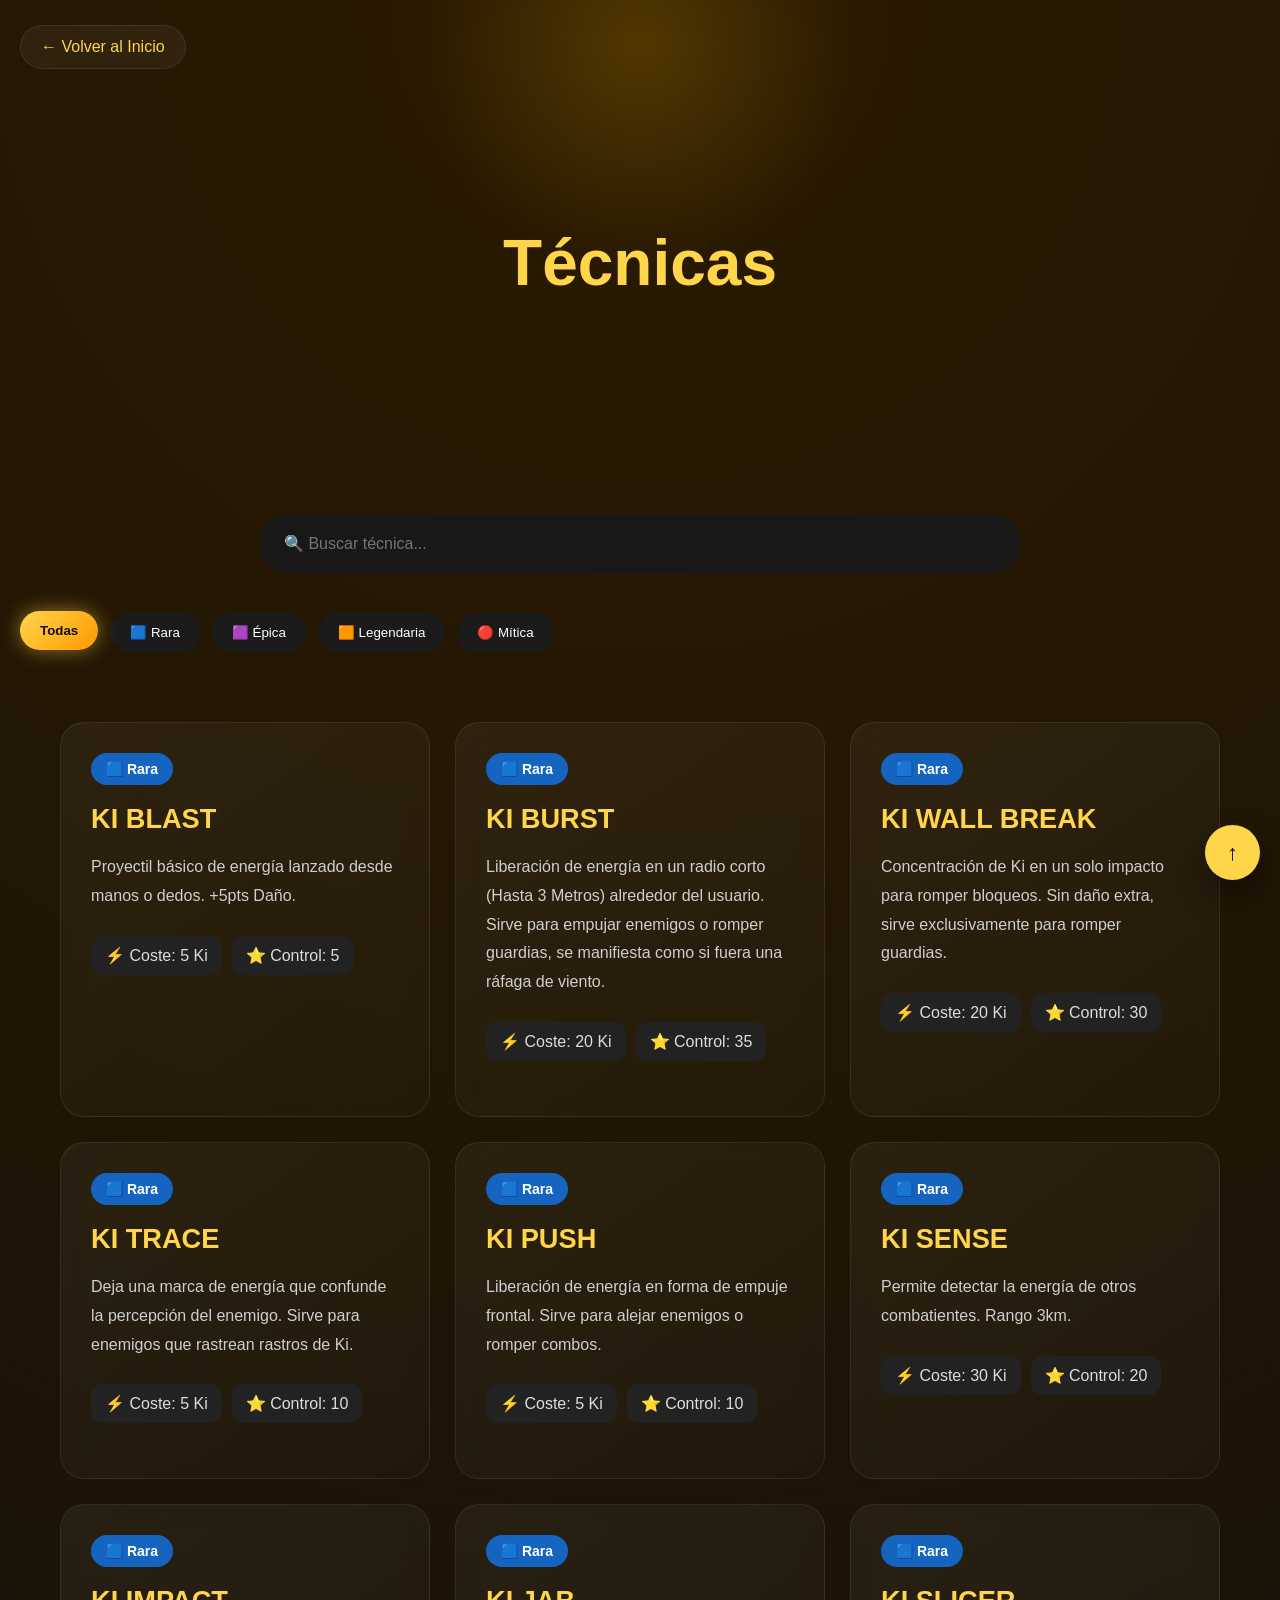
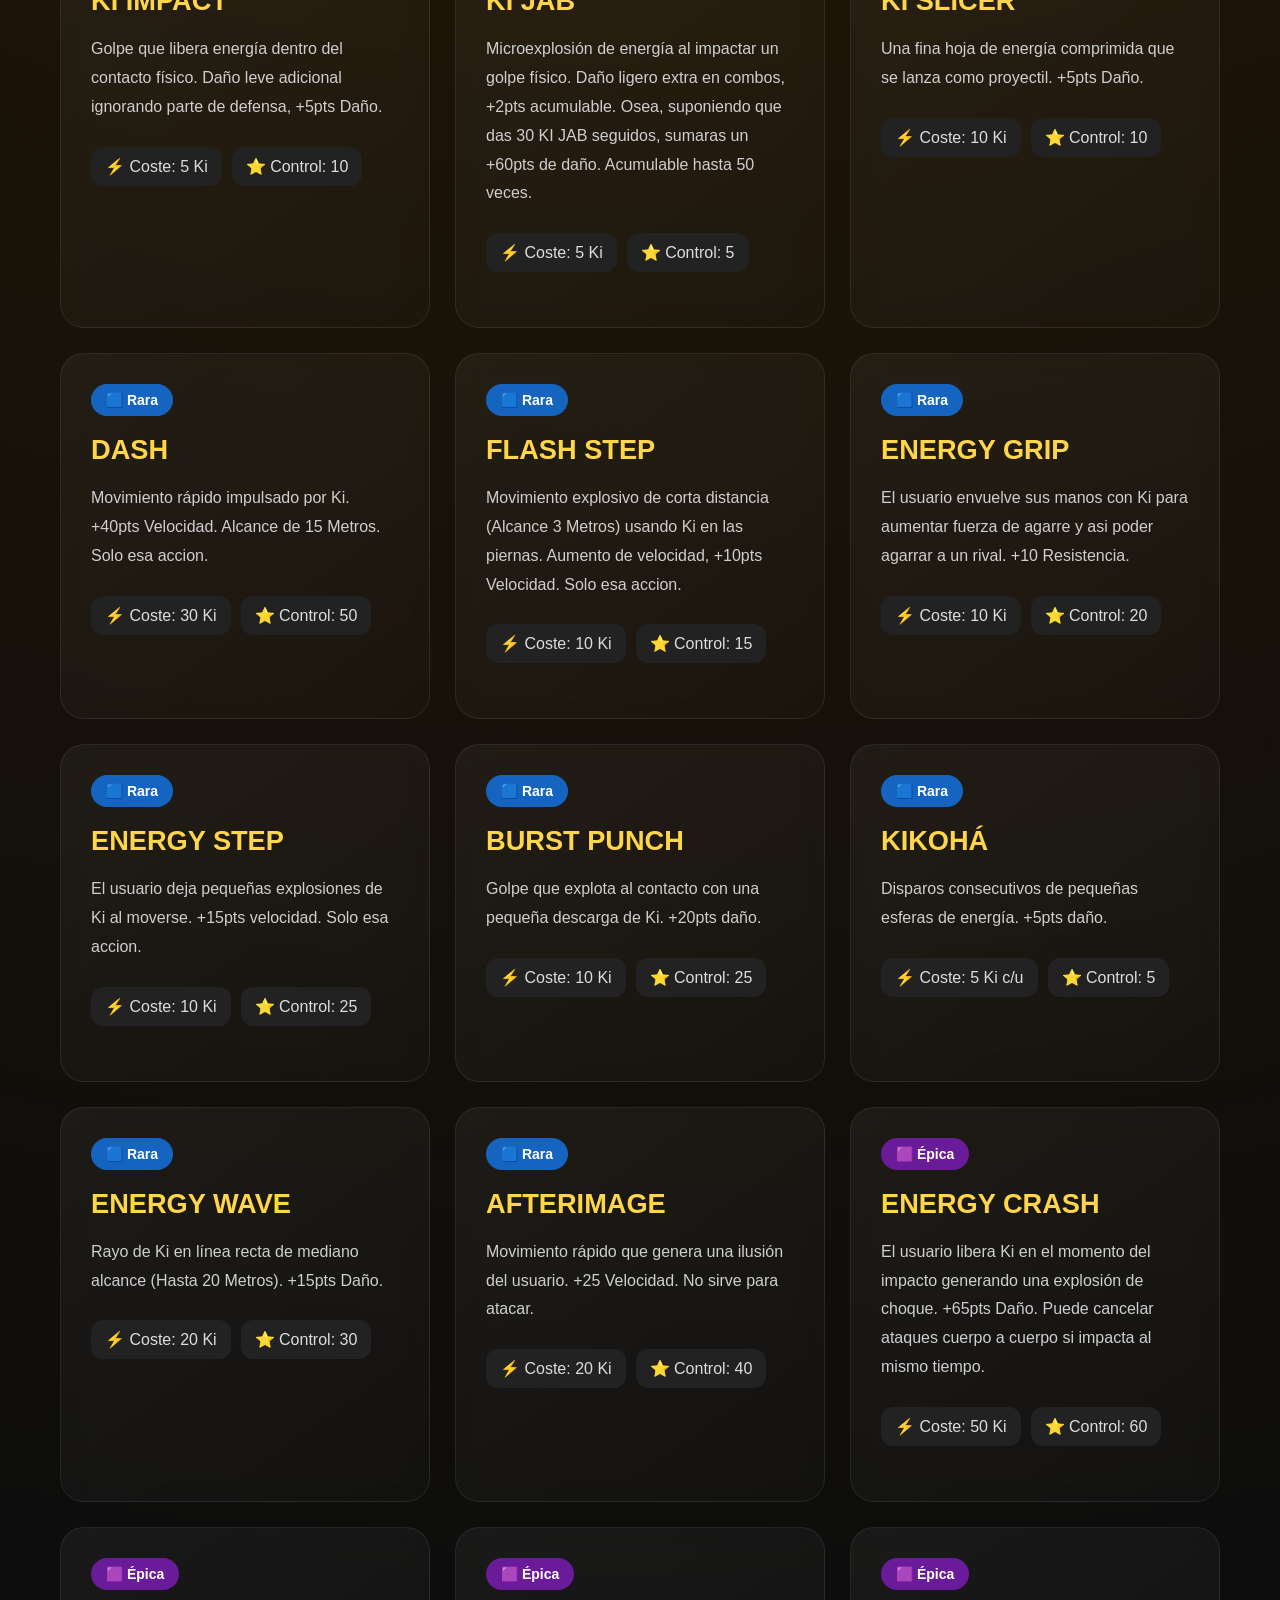
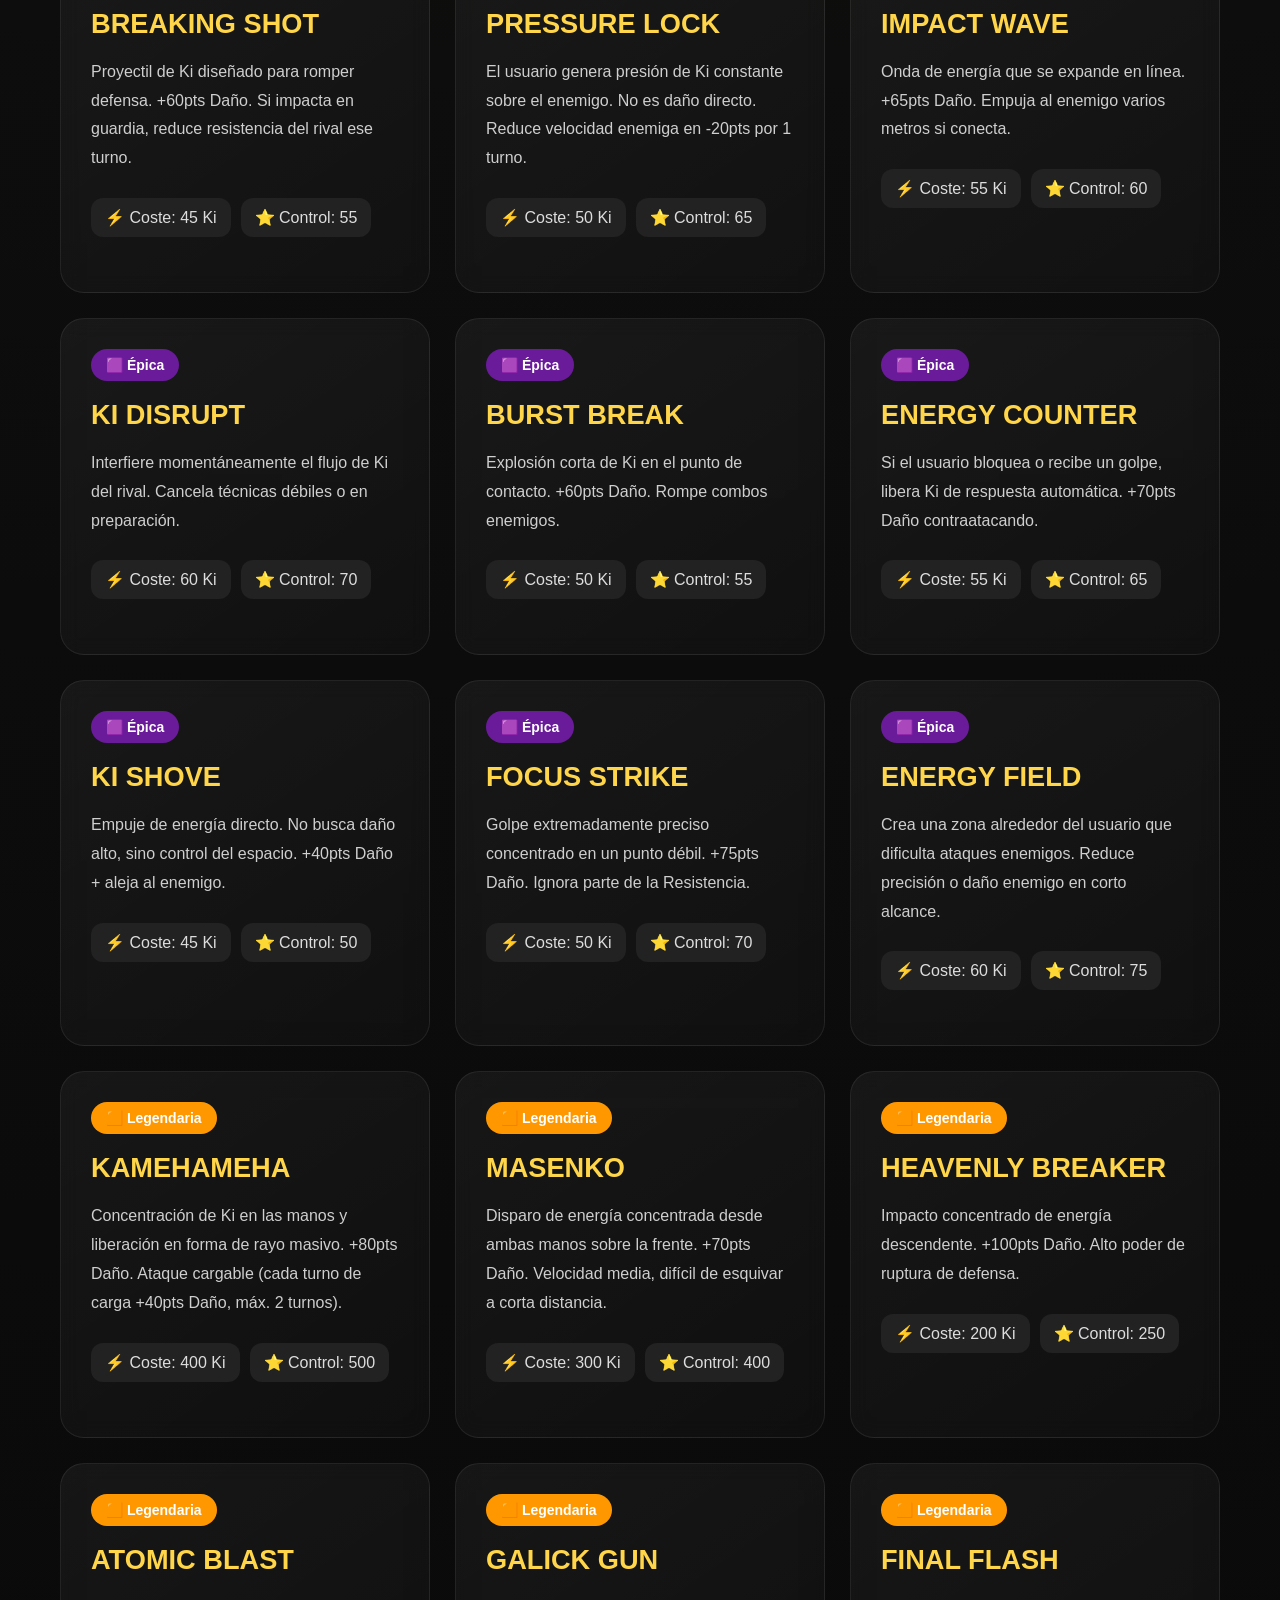
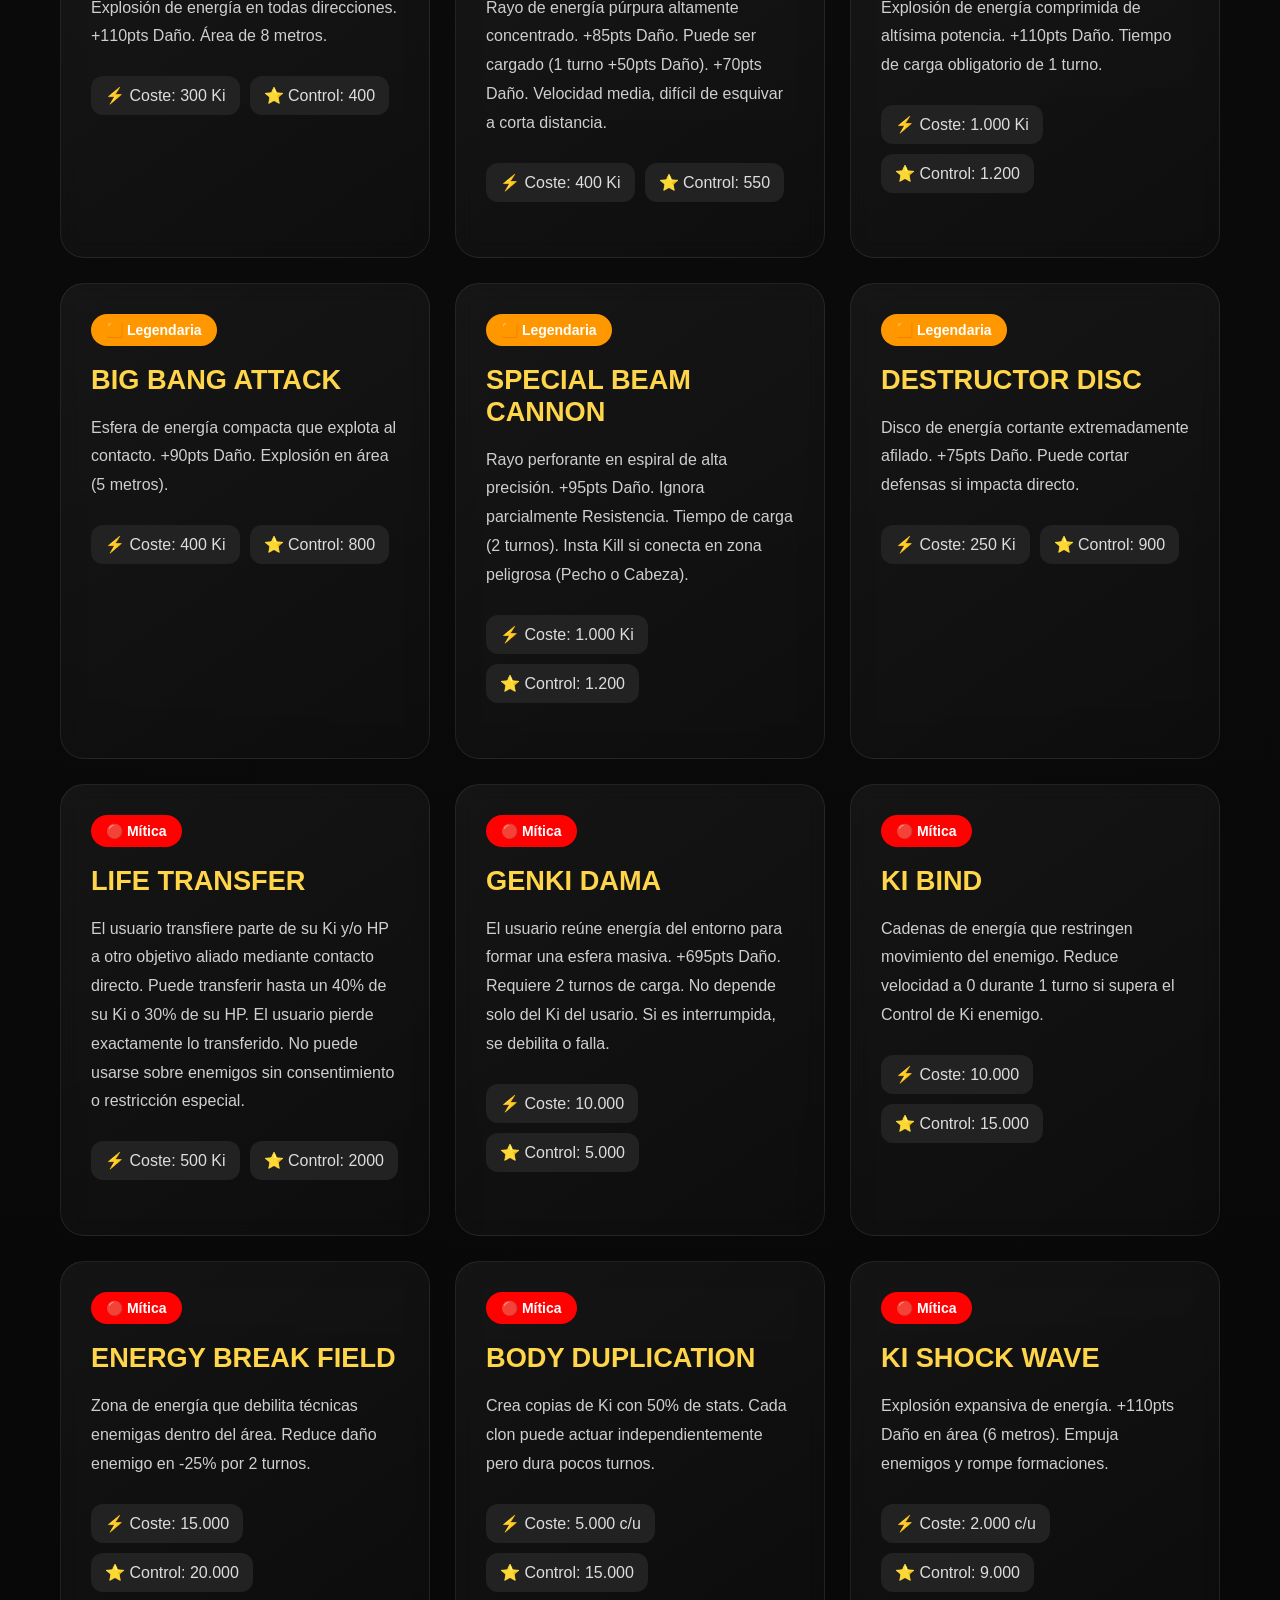
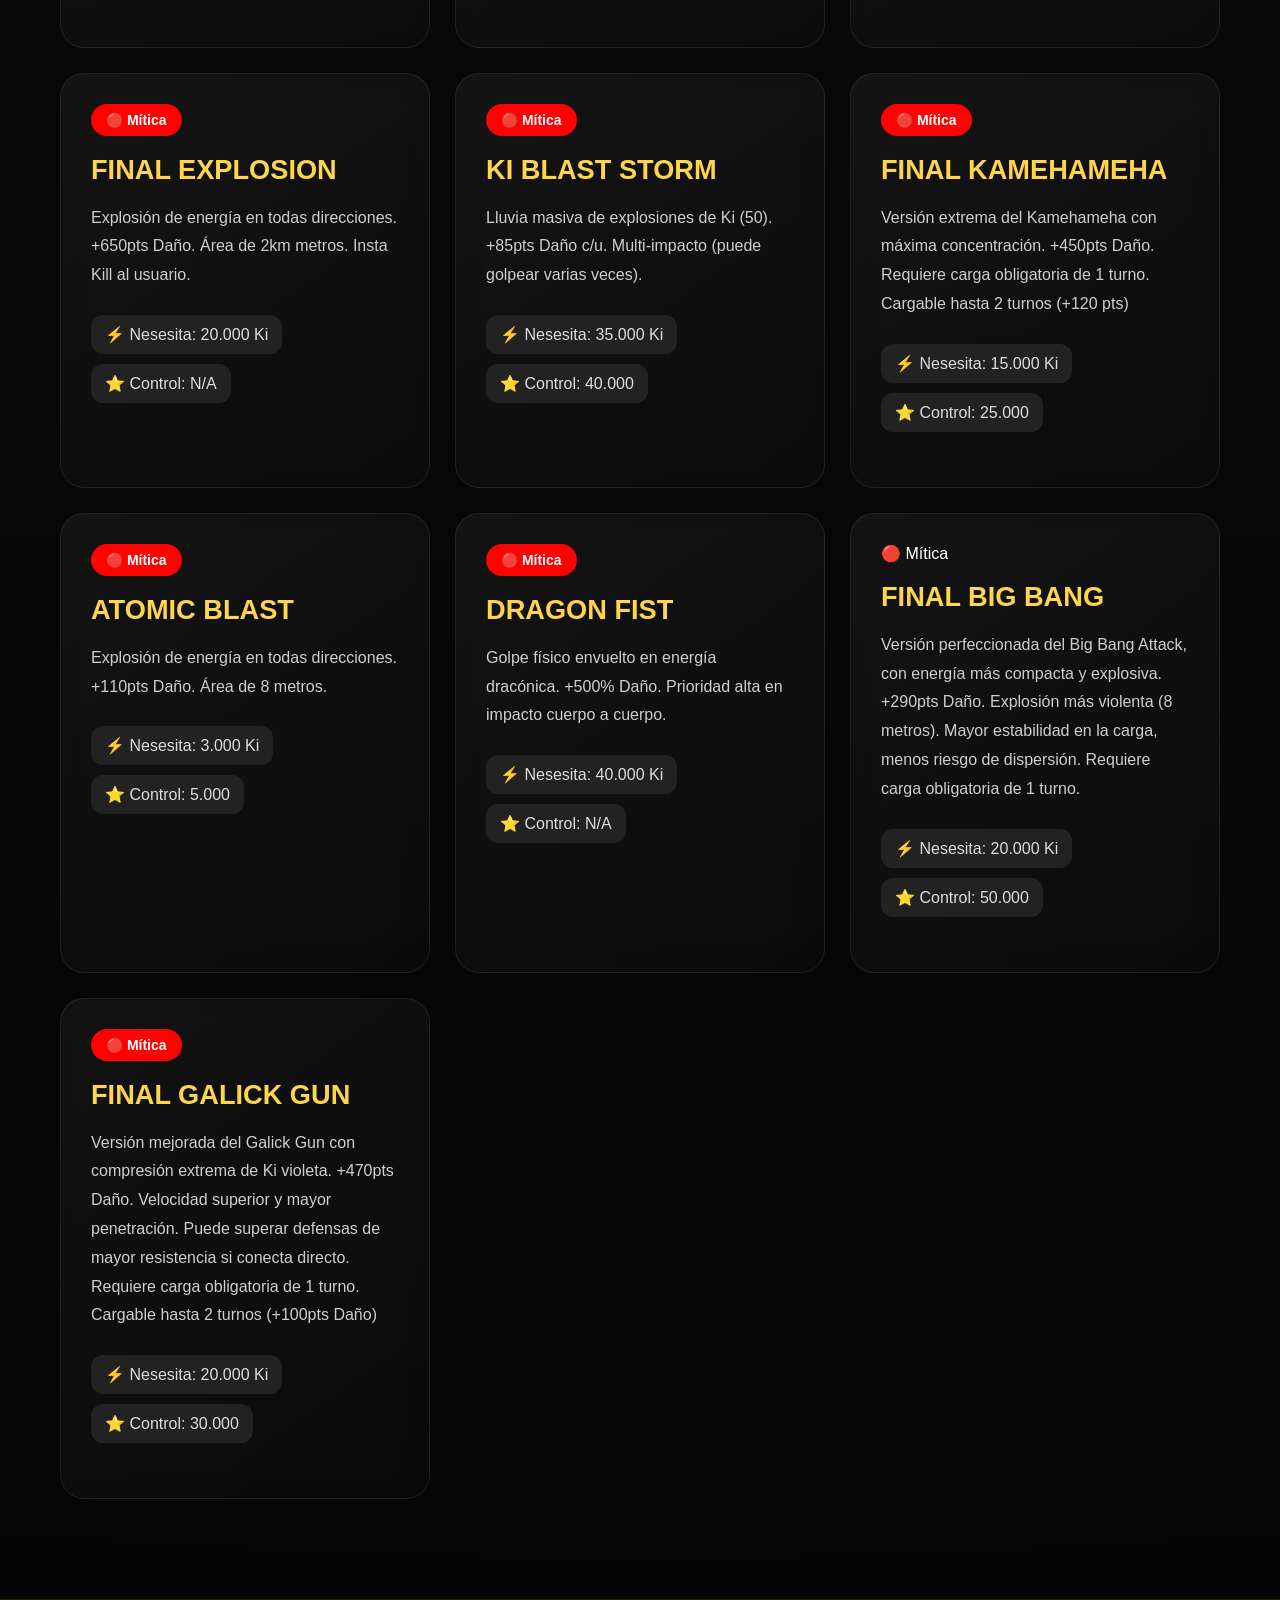
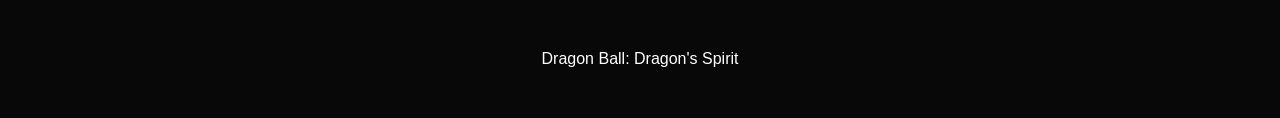
<file: tecnicasytransformaciones.html>
<!DOCTYPE html>
<html lang="es">

<head>

    <meta charset="UTF-8">
    <meta name="viewport" content="width=device-width, initial-scale=1.0">

    <title>Técnicas | Dragon Ball: Dragon's Spirit</title>

    <link rel="stylesheet" href="tecnicas.css">

</head>

<body>

    <!-- CABECERA -->

    <header class="hero">

        <a href="index.html" class="volver">
            ← Volver al Inicio
        </a>

        <h1>Técnicas</h1>
    </header>

    <!-- BUSCADOR -->

    <section class="busqueda">

        <input
        type="text"
        id="buscar"
        placeholder="🔍 Buscar técnica...">

    </section>

    <!-- FILTROS -->

    <section class="categorias">

        <button class="categoria activa" data-filtro="todas">
            Todas
        </button>

        <button class="categoria" data-filtro="rara">
            🟦 Rara
        </button>

        <button class="categoria" data-filtro="epica">
            🟪 Épica
        </button>

        <button class="categoria" data-filtro="legendaria">
            🟧 Legendaria
        </button>

        <button class="categoria" data-filtro="mitica">
            🔴 Mítica
        </button>

    </section>

    <!-- CATÁLOGO -->

    <main class="contenedor-tecnicas">

        <!-- ==================== -->
        <!-- RARA -->
        <!-- ==================== -->

        <article class="tecnica" data-categoria="rara">

            <div class="rareza rara">
                🟦 Rara
            </div>

            <h2>KI BLAST</h2>

            <p>
                Proyectil básico de energía lanzado desde manos o dedos. +5pts Daño.
            </p>

            <div class="datos">

                <span>⚡ Coste: 5 Ki</span>

                <span>⭐ Control: 5</span>

            </div>

        </article>
                <article class="tecnica" data-categoria="rara">

            <div class="rareza rara">
                🟦 Rara
            </div>

            <h2>KI BURST</h2>

            <p>
                Liberación de energía en un radio corto (Hasta 3 Metros) alrededor del usuario. Sirve para empujar enemigos o romper guardias, se manifiesta como si fuera una ráfaga de viento.
            </p>

            <div class="datos">

                <span>⚡ Coste: 20 Ki</span>

                <span>⭐ Control: 35</span>

            </div>

        </article>
        <article class="tecnica" data-categoria="rara">

            <div class="rareza rara">
                🟦 Rara
            </div>

            <h2>KI WALL BREAK</h2>

            <p>
                Concentración de Ki en un solo impacto para romper bloqueos. Sin daño extra, sirve exclusivamente para romper guardias.
            </p>

            <div class="datos">

                <span>⚡ Coste: 20 Ki</span>

                <span>⭐ Control: 30</span>

            </div>

        </article>
        <article class="tecnica" data-categoria="rara">

            <div class="rareza rara">
                🟦 Rara
            </div>

            <h2>KI TRACE</h2>

            <p>
                Deja una marca de energía que confunde la percepción del enemigo. Sirve para enemigos que rastrean rastros de Ki.
            </p>

            <div class="datos">

                <span>⚡ Coste: 5 Ki</span>

                <span>⭐ Control: 10</span>

            </div>

        </article>        
        <article class="tecnica" data-categoria="rara">

            <div class="rareza rara">
                🟦 Rara
            </div>

            <h2>KI PUSH</h2>

            <p>
             Liberación de energía en forma de empuje frontal. Sirve para alejar enemigos o romper combos.
            </p>

            <div class="datos">

                <span>⚡ Coste: 5 Ki</span>

                <span>⭐ Control: 10</span>

            </div>
        </article>        
        <article class="tecnica" data-categoria="rara">

            <div class="rareza rara">
                🟦 Rara
            </div>

            <h2>KI SENSE</h2>

            <p>
               Permite detectar la energía de otros combatientes. Rango 3km.
            </p>

            <div class="datos">

                <span>⚡ Coste: 30 Ki</span>

                <span>⭐ Control: 20</span>

            </div>

        </article>
        <article class="tecnica" data-categoria="rara">

            <div class="rareza rara">
                🟦 Rara
            </div>

            <h2>KI IMPACT</h2>

            <p>
                Golpe que libera energía dentro del contacto físico. Daño leve adicional ignorando parte de defensa, +5pts Daño.
            </p>

            <div class="datos">

                <span>⚡ Coste: 5 Ki</span>

                <span>⭐ Control: 10</span>

            </div>

        </article>
        <article class="tecnica" data-categoria="rara">

            <div class="rareza rara">
                🟦 Rara
            </div>

            <h2>KI JAB</h2>

            <p>
               Microexplosión de energía al impactar un golpe físico. Daño ligero extra en combos, +2pts acumulable. Osea, suponiendo que das 30 KI JAB seguidos, sumaras un +60pts de daño. Acumulable hasta 50 veces.
            </p>

            <div class="datos">

                <span>⚡ Coste: 5 Ki</span>

                <span>⭐ Control: 5</span>

            </div>

        </article>
        <article class="tecnica" data-categoria="rara">

            <div class="rareza rara">
                🟦 Rara
            </div>

            <h2>KI SLICER</h2>

            <p>
                Una fina hoja de energía comprimida que se lanza como proyectil. +5pts Daño.
            </p>

            <div class="datos">

                <span>⚡ Coste: 10 Ki</span>

                <span>⭐ Control: 10</span>

            </div>

        </article>
        <article class="tecnica" data-categoria="rara">

            <div class="rareza rara">
                🟦 Rara
            </div>

            <h2>DASH</h2>

            <p>
                Movimiento rápido impulsado por Ki. +40pts Velocidad. Alcance de 15 Metros. Solo esa accion.
            </p>

            <div class="datos">

                <span>⚡ Coste: 30 Ki</span>

                <span>⭐ Control: 50</span>

            </div>

        </article>
        <article class="tecnica" data-categoria="rara">

            <div class="rareza rara">
                🟦 Rara
            </div>

            <h2>FLASH STEP</h2>

            <p>
                Movimiento explosivo de corta distancia (Alcance 3 Metros) usando Ki en las piernas. Aumento de velocidad, +10pts Velocidad. Solo esa accion.
            </p>

            <div class="datos">

                <span>⚡ Coste: 10 Ki</span>

                <span>⭐ Control: 15</span>

            </div>

        </article>
        <article class="tecnica" data-categoria="rara">

            <div class="rareza rara">
                🟦 Rara
            </div>

            <h2>ENERGY GRIP</h2>

            <p>
                El usuario envuelve sus manos con Ki para aumentar fuerza de agarre y asi poder agarrar a un rival. +10 Resistencia.
            </p>

            <div class="datos">

                <span>⚡ Coste: 10 Ki</span>

                <span>⭐ Control: 20</span>

            </div>

        </article>
        <article class="tecnica" data-categoria="rara">

            <div class="rareza rara">
                🟦 Rara
            </div>

            <h2>ENERGY STEP</h2>

            <p>
                El usuario deja pequeñas explosiones de Ki al moverse. +15pts velocidad. Solo esa accion.
            </p>

            <div class="datos">

                <span>⚡ Coste: 10 Ki</span>

                <span>⭐ Control: 25</span>

            </div>

        </article>
        <article class="tecnica" data-categoria="rara">

            <div class="rareza rara">
                🟦 Rara
            </div>

            <h2>BURST PUNCH</h2>

            <p>
                Golpe que explota al contacto con una pequeña descarga de Ki. +20pts daño.
            </p>

            <div class="datos">

                <span>⚡ Coste: 10 Ki</span>

                <span>⭐ Control: 25</span>

            </div>

        </article>
        <article class="tecnica" data-categoria="rara">

            <div class="rareza rara">
                🟦 Rara
            </div>

            <h2>KIKOHÁ</h2>

            <p>
                Disparos consecutivos de pequeñas esferas de energía. +5pts daño.
            </p>

            <div class="datos">

                <span>⚡ Coste: 5 Ki c/u</span>

                <span>⭐ Control: 5</span>

            </div>

        </article>
        <article class="tecnica" data-categoria="rara">

            <div class="rareza rara">
                🟦 Rara
            </div>

            <h2>ENERGY WAVE</h2>

            <p>
             Rayo de Ki en línea recta de mediano alcance (Hasta 20 Metros). +15pts Daño.
            </p>

            <div class="datos">

                <span>⚡ Coste: 20 Ki</span>

                <span>⭐ Control: 30</span>

            </div>

        </article>
        <article class="tecnica" data-categoria="rara">

            <div class="rareza rara">
                🟦 Rara
            </div>

            <h2>AFTERIMAGE</h2>

            <p>
                Movimiento rápido que genera una ilusión del usuario. +25 Velocidad. No sirve para atacar.
            </p>

            <div class="datos">

                <span>⚡ Coste: 20 Ki</span>

                <span>⭐ Control: 40</span>

            </div>

        </article>
        <!-- ==================== -->
        <!-- ÉPICA -->
        <!-- ==================== -->

        <article class="tecnica" data-categoria="epica">

            <div class="rareza epica">
                🟪 Épica
            </div>

            <h2>ENERGY CRASH</h2>

            <p>
              El usuario libera Ki en el momento del impacto generando una explosión de choque. +65pts Daño. Puede cancelar ataques cuerpo a cuerpo si impacta al mismo tiempo.
            </p>

            <div class="datos">

                <span>⚡ Coste: 50 Ki</span>

                <span>⭐ Control: 60</span>

            </div>

        </article>
        <article class="tecnica" data-categoria="epica">

            <div class="rareza epica">
                🟪 Épica
            </div>

            <h2>BREAKING SHOT</h2>

            <p>
               Proyectil de Ki diseñado para romper defensa. +60pts Daño. Si impacta en guardia, reduce resistencia del rival ese turno.
            </p>

            <div class="datos">

                <span>⚡ Coste: 45 Ki</span>

                <span>⭐ Control: 55</span>

            </div>

        </article>
        <article class="tecnica" data-categoria="epica">

            <div class="rareza epica">
                🟪 Épica
            </div>

            <h2>PRESSURE LOCK</h2>

            <p>
               El usuario genera presión de Ki constante sobre el enemigo. No es daño directo. Reduce velocidad enemiga en -20pts por 1 turno.
            </p>

            <div class="datos">

                <span>⚡ Coste: 50 Ki</span>

                <span>⭐ Control: 65</span>

            </div>

        </article>
        <article class="tecnica" data-categoria="epica">

            <div class="rareza epica">
                🟪 Épica
            </div>

            <h2>IMPACT WAVE</h2>

            <p>
              Onda de energía que se expande en línea. +65pts Daño. Empuja al enemigo varios metros si conecta.
            </p>

            <div class="datos">

                <span>⚡ Coste: 55 Ki</span>

                <span>⭐ Control: 60</span>

            </div>

        </article>
        <article class="tecnica" data-categoria="epica">

            <div class="rareza epica">
                🟪 Épica
            </div>

            <h2>KI DISRUPT</h2>

            <p>
               Interfiere momentáneamente el flujo de Ki del rival. Cancela técnicas débiles o en preparación.
            </p>

            <div class="datos">

                <span>⚡ Coste: 60 Ki</span>

                <span>⭐ Control: 70</span>

            </div>

        </article>
        <article class="tecnica" data-categoria="epica">

            <div class="rareza epica">
                🟪 Épica
            </div>

            <h2>BURST BREAK</h2>

            <p>
              Explosión corta de Ki en el punto de contacto. +60pts Daño. Rompe combos enemigos. 
            </p>

            <div class="datos">

                <span>⚡ Coste: 50 Ki</span>

                <span>⭐ Control: 55</span>

            </div>

        </article>
        <article class="tecnica" data-categoria="epica">

            <div class="rareza epica">
                🟪 Épica
            </div>

            <h2>ENERGY COUNTER</h2>

            <p>
               Si el usuario bloquea o recibe un golpe, libera Ki de respuesta automática. +70pts Daño contraatacando.
            </p>

            <div class="datos">

                <span>⚡ Coste: 55 Ki</span>

                <span>⭐ Control: 65</span>

            </div>

        </article>
        <article class="tecnica" data-categoria="epica">

            <div class="rareza epica">
                🟪 Épica
            </div>

            <h2>KI SHOVE</h2>

            <p>
               Empuje de energía directo. No busca daño alto, sino control del espacio. +40pts Daño + aleja al enemigo.
            </p>

            <div class="datos">

                <span>⚡ Coste: 45 Ki</span>

                <span>⭐ Control: 50</span>

            </div>

        </article>
        <article class="tecnica" data-categoria="epica">

            <div class="rareza epica">
                🟪 Épica
            </div>

            <h2>FOCUS STRIKE</h2>

            <p>
              Golpe extremadamente preciso concentrado en un punto débil. +75pts Daño. Ignora parte de la Resistencia.
            </p>

            <div class="datos">

                <span>⚡ Coste: 50 Ki</span>

                <span>⭐ Control: 70</span>

            </div>

        </article>
        <article class="tecnica" data-categoria="epica">

            <div class="rareza epica">
                🟪 Épica
            </div>

            <h2>ENERGY FIELD</h2>

            <p>
               Crea una zona alrededor del usuario que dificulta ataques enemigos. Reduce precisión o daño enemigo en corto alcance.
            </p>

            <div class="datos">

                <span>⚡ Coste: 60 Ki</span>

                <span>⭐ Control: 75</span>

            </div>

        </article>
        <!-- ==================== -->
        <!-- LEGENDARIA -->
        <!-- ==================== -->

        <article class="tecnica" data-categoria="legendaria">

            <div class="rareza legendaria">
                🟧 Legendaria
            </div>

            <h2>KAMEHAMEHA</h2>

            <p>
                Concentración de Ki en las manos y liberación en forma de rayo masivo. +80pts Daño. Ataque cargable (cada turno de carga +40pts Daño, máx. 2 turnos).
            </p>

            <div class="datos">

                <span>⚡ Coste: 400 Ki</span>

                <span>⭐ Control: 500</span>

            </div>

        </article>

        <article class="tecnica" data-categoria="legendaria">

            <div class="rareza legendaria">
                🟧 Legendaria
            </div>

            <h2>MASENKO</h2>

            <p>
                Disparo de energía concentrada desde ambas manos sobre la frente. +70pts Daño. Velocidad media, difícil de esquivar a corta distancia. 
            </p>

            <div class="datos">

                <span>⚡ Coste: 300 Ki</span>

                <span>⭐ Control: 400</span>

            </div>

        </article>
        <article class="tecnica" data-categoria="legendaria">

            <div class="rareza legendaria">
                🟧 Legendaria
            </div>

            <h2>HEAVENLY BREAKER</h2>

            <p>
                Impacto concentrado de energía descendente. +100pts Daño. Alto poder de ruptura de defensa.
            </p>

            <div class="datos">

                <span>⚡ Coste: 200 Ki</span>

                <span>⭐ Control: 250</span>

            </div>

        </article>
        <article class="tecnica" data-categoria="legendaria">

            <div class="rareza legendaria">
                🟧 Legendaria
            </div>

            <h2>ATOMIC BLAST</h2>

            <p>
                Explosión de energía en todas direcciones. +110pts Daño. Área de 8 metros.
            </p>

            <div class="datos">

                <span>⚡ Coste: 300 Ki</span>

                <span>⭐ Control: 400</span>

            </div>

        </article>
        <article class="tecnica" data-categoria="legendaria">

            <div class="rareza legendaria">
                🟧 Legendaria
            </div>

            <h2>GALICK GUN</h2>

            <p>
                Rayo de energía púrpura altamente concentrado. +85pts Daño. Puede ser cargado (1 turno +50pts Daño). +70pts Daño. Velocidad media, difícil de esquivar a corta distancia. 
            </p>

            <div class="datos">

                <span>⚡ Coste: 400 Ki</span>

                <span>⭐ Control: 550</span>

            </div>

        </article>
        <article class="tecnica" data-categoria="legendaria">

            <div class="rareza legendaria">
                🟧 Legendaria
            </div>

            <h2>FINAL FLASH</h2>

            <p>
                Explosión de energía comprimida de altísima potencia. +110pts Daño. Tiempo de carga obligatorio de 1 turno.
            </p>

            <div class="datos">

                <span>⚡ Coste: 1.000 Ki</span>

                <span>⭐ Control: 1.200</span>

            </div>

        </article>
        <article class="tecnica" data-categoria="legendaria">

            <div class="rareza legendaria">
                🟧 Legendaria
            </div>

            <h2>BIG BANG ATTACK</h2>

            <p>
                Esfera de energía compacta que explota al contacto. +90pts Daño. Explosión en área (5 metros). 
            </p>

            <div class="datos">

                <span>⚡ Coste: 400 Ki</span>

                <span>⭐ Control: 800</span>

            </div>

        </article>
        <article class="tecnica" data-categoria="legendaria">

            <div class="rareza legendaria">
                🟧 Legendaria
            </div>

            <h2>SPECIAL BEAM CANNON</h2>

            <p>
                Rayo perforante en espiral de alta precisión. +95pts Daño. Ignora parcialmente Resistencia. Tiempo de carga (2 turnos). Insta Kill si conecta en zona peligrosa (Pecho o Cabeza).
            </p>

            <div class="datos">

                <span>⚡ Coste: 1.000 Ki</span>

                <span>⭐ Control: 1.200</span>

            </div>

        </article>
        <article class="tecnica" data-categoria="legendaria">

            <div class="rareza legendaria">
                🟧 Legendaria
            </div>

            <h2>DESTRUCTOR DISC</h2>

            <p>
             Disco de energía cortante extremadamente afilado. +75pts Daño. Puede cortar defensas si impacta directo. 
            </p>

            <div class="datos">

                <span>⚡ Coste: 250 Ki</span>

                <span>⭐ Control: 900</span>

            </div>

        </article>

        <!-- ==================== -->
        <!-- MÍTICA -->
        <!-- ==================== -->

        <article class="tecnica" data-categoria="mitica">

            <div class="rareza mitica">
                🔴 Mítica
            </div>

            <h2>LIFE TRANSFER</h2>

            <p>
                El usuario transfiere parte de su Ki y/o HP a otro objetivo aliado mediante contacto directo. Puede transferir hasta un 40% de su Ki o 30% de su HP. El usuario pierde exactamente lo transferido. No puede usarse sobre enemigos sin consentimiento o restricción especial. 
            </p>

            <div class="datos">

                <span>⚡ Coste: 500 Ki</span>

                <span>⭐ Control: 2000</span>

            </div>

        </article>

        <article class="tecnica" data-categoria="mitica">

            <div class="rareza mitica">
                🔴 Mítica
            </div>

            <h2>GENKI DAMA</h2>

            <p>
                El usuario reúne energía del entorno para formar una esfera masiva. +695pts Daño. Requiere 2 turnos de carga. No depende solo del Ki del usario. Si es interrumpida, se debilita o falla.
            </p>

            <div class="datos">

                <span>⚡ Coste: 10.000</span>

                <span>⭐ Control: 5.000 </span>

            </div>

        </article>
        <article class="tecnica" data-categoria="mitica">

            <div class="rareza mitica">
                🔴 Mítica
            </div>

            <h2>KI BIND</h2>

            <p>
                Cadenas de energía que restringen movimiento del enemigo. Reduce velocidad a 0 durante 1 turno si supera el Control de Ki enemigo.
            </p>

            <div class="datos">

                <span>⚡ Coste: 10.000</span>

                <span>⭐ Control: 15.000 </span>

            </div>

        </article>
        <article class="tecnica" data-categoria="mitica">

            <div class="rareza mitica">
                🔴 Mítica
            </div>

            <h2>ENERGY BREAK FIELD</h2>

            <p>
                Zona de energía que debilita técnicas enemigas dentro del área. Reduce daño enemigo en -25% por 2 turnos.
            </p>

            <div class="datos">

                <span>⚡ Coste: 15.000</span>

                <span>⭐ Control: 20.000 </span>

            </div>

        </article>
        <article class="tecnica" data-categoria="mitica">

            <div class="rareza mitica">
                🔴 Mítica
            </div>

            <h2>BODY DUPLICATION</h2>

            <p>
                Crea copias de Ki con 50% de stats. Cada clon puede actuar independientemente pero dura pocos turnos.
            </p>

            <div class="datos">

                <span>⚡ Coste: 5.000 c/u</span>

                <span>⭐ Control: 15.000 </span>

            </div>

        </article>
        <article class="tecnica" data-categoria="mitica">

            <div class="rareza mitica">
                🔴 Mítica
            </div>

            <h2>KI SHOCK WAVE</h2>

            <p>
                Explosión expansiva de energía. +110pts Daño en área (6 metros). Empuja enemigos y rompe formaciones.
            </p>

            <div class="datos">

                <span>⚡ Coste: 2.000 c/u</span>

                <span>⭐ Control: 9.000 </span>

            </div>

        </article>
        <article class="tecnica" data-categoria="mitica">

            <div class="rareza mitica">
                🔴 Mítica
            </div>

            <h2>FINAL EXPLOSION</h2>

            <p>
                Explosión de energía en todas direcciones. +650pts Daño. Área de 2km metros. Insta Kill al usuario.
            </p>

            <div class="datos">

                <span>⚡ Nesesita: 20.000 Ki</span>

                <span>⭐ Control: N/A </span>

            </div>

        </article>
        <article class="tecnica" data-categoria="mitica">

            <div class="rareza mitica">
                🔴 Mítica
            </div>

            <h2>KI BLAST STORM</h2>

            <p>
                Lluvia masiva de explosiones de Ki (50). +85pts Daño c/u. Multi-impacto (puede golpear varias veces).
            </p>

            <div class="datos">

                <span>⚡ Nesesita: 35.000 Ki</span>

                <span>⭐ Control: 40.000 </span>

            </div>

        </article>
        <article class="tecnica" data-categoria="mitica">

            <div class="rareza mitica">
                🔴 Mítica
            </div>

            <h2>FINAL KAMEHAMEHA</h2>

            <p>
                Versión extrema del Kamehameha con máxima concentración. +450pts Daño. Requiere carga obligatoria de 1 turno. Cargable hasta 2 turnos (+120 pts)
            </p>

            <div class="datos">

                <span>⚡ Nesesita: 15.000 Ki</span>

                <span>⭐ Control: 25.000 </span>

            </div>

        </article>
        <article class="tecnica" data-categoria="mitica">

            <div class="rareza mitica">
                🔴 Mítica
            </div>

            <h2>ATOMIC BLAST</h2>

            <p>
                Explosión de energía en todas direcciones. +110pts Daño. Área de 8 metros. 
            </p>

            <div class="datos">

                <span>⚡ Nesesita: 3.000 Ki</span>

                <span>⭐ Control: 5.000 </span>

            </div>

        </article>
        <article class="tecnica" data-categoria="mitica">

            <div class="rareza mitica">
                🔴 Mítica
            </div>

            <h2>DRAGON FIST</h2>

            <p>
                Golpe físico envuelto en energía dracónica. +500% Daño. Prioridad alta en impacto cuerpo a cuerpo.
            </p>

            <div class="datos">

                <span>⚡ Nesesita: 40.000 Ki</span>

                <span>⭐ Control: N/A </span>

            </div>

        </article>
        <article class="tecnica" data-categoria="mitica">

            <div class="rareza-mitica">
                🔴 Mítica
            </div>

            <h2>FINAL BIG BANG</h2>

            <p>
                Versión perfeccionada del Big Bang Attack, con energía más compacta y explosiva. +290pts Daño. Explosión más violenta (8 metros). Mayor estabilidad en la carga, menos riesgo de dispersión. Requiere carga obligatoria de 1 turno.
            </p>

            <div class="datos">

                <span>⚡ Nesesita: 20.000 Ki</span>

                <span>⭐ Control: 50.000 </span>

            </div>

        </article>
        <article class="tecnica" data-categoria="mitica">

            <div class="rareza mitica">
                🔴 Mítica
            </div>

            <h2>FINAL GALICK GUN</h2>

            <p>
                Versión mejorada del Galick Gun con compresión extrema de Ki violeta. +470pts Daño. Velocidad superior y mayor penetración. Puede superar defensas de mayor resistencia si conecta directo. Requiere carga obligatoria de 1 turno. Cargable hasta 2 turnos (+100pts Daño)
            </p>

            <div class="datos">

                <span>⚡ Nesesita: 20.000 Ki</span>

                <span>⭐ Control: 30.000 </span>

            </div>

        </article>

    </main>

    <!-- BOTÓN SUBIR -->

    <a href="#" class="subir">
        ↑
    </a>

    <!-- FOOTER -->

    <footer>

        Dragon Ball: Dragon's Spirit

    </footer>

    <!-- SCRIPT FILTRO -->

    <script>

        const botones = document.querySelectorAll(".categoria");
        const tecnicas = document.querySelectorAll(".tecnica");
        const buscador = document.getElementById("buscar");

        let filtroActual = "todas";

        function filtrarTecnicas(){

            const texto = buscador.value.toLowerCase();

            tecnicas.forEach(tecnica=>{

                const categoria = tecnica.dataset.categoria;
                const nombre = tecnica.querySelector("h2").textContent.toLowerCase();
                const descripcion = tecnica.querySelector("p").textContent.toLowerCase();

                const coincideCategoria =
                    filtroActual === "todas" ||
                    categoria === filtroActual;

                const coincideBusqueda =
                    nombre.includes(texto) ||
                    descripcion.includes(texto);

                if(coincideCategoria && coincideBusqueda){

                    tecnica.style.display="block";

                }else{

                    tecnica.style.display="none";

                }

            });

        }

        botones.forEach(boton=>{

            boton.addEventListener("click",()=>{

                botones.forEach(b=>b.classList.remove("activa"));
                boton.classList.add("activa");

                filtroActual = boton.dataset.filtro;

                filtrarTecnicas();

            });

        });

        buscador.addEventListener("input",filtrarTecnicas);

    </script>

</body>

</html>
</file>
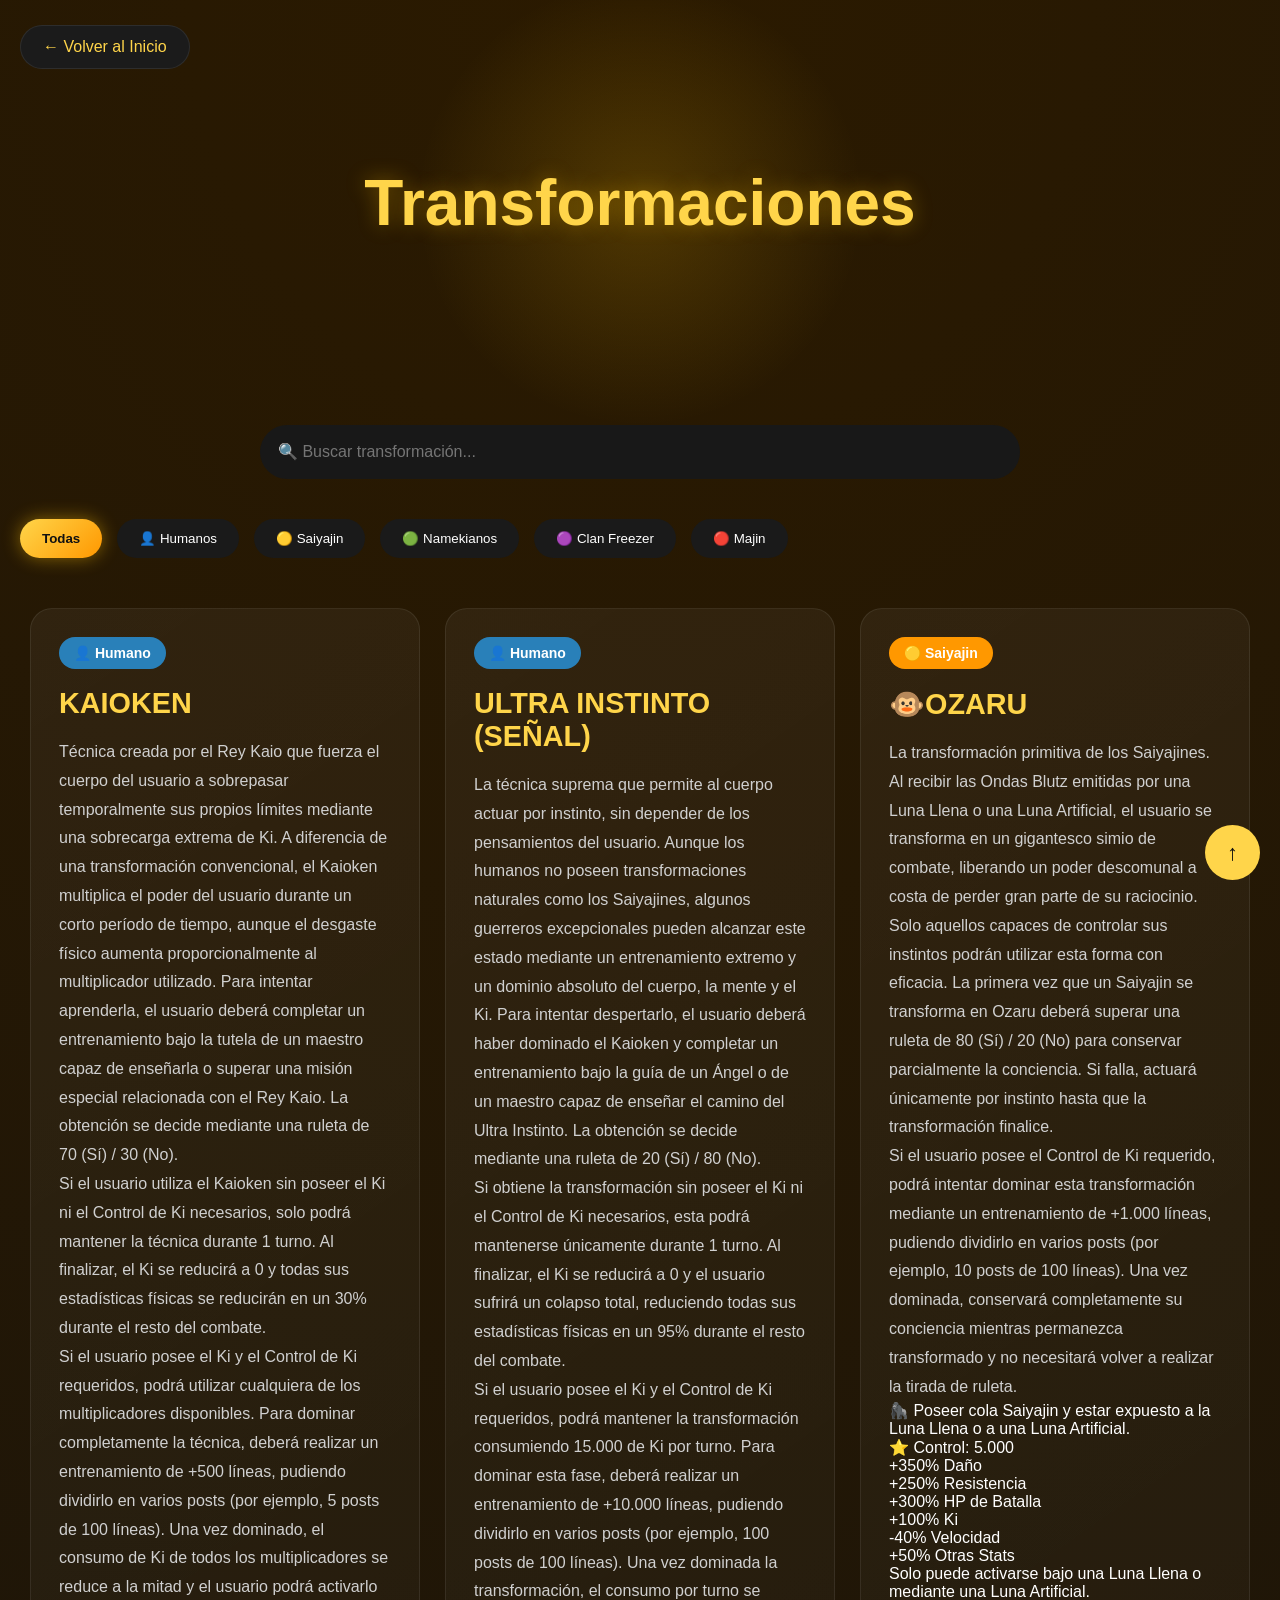
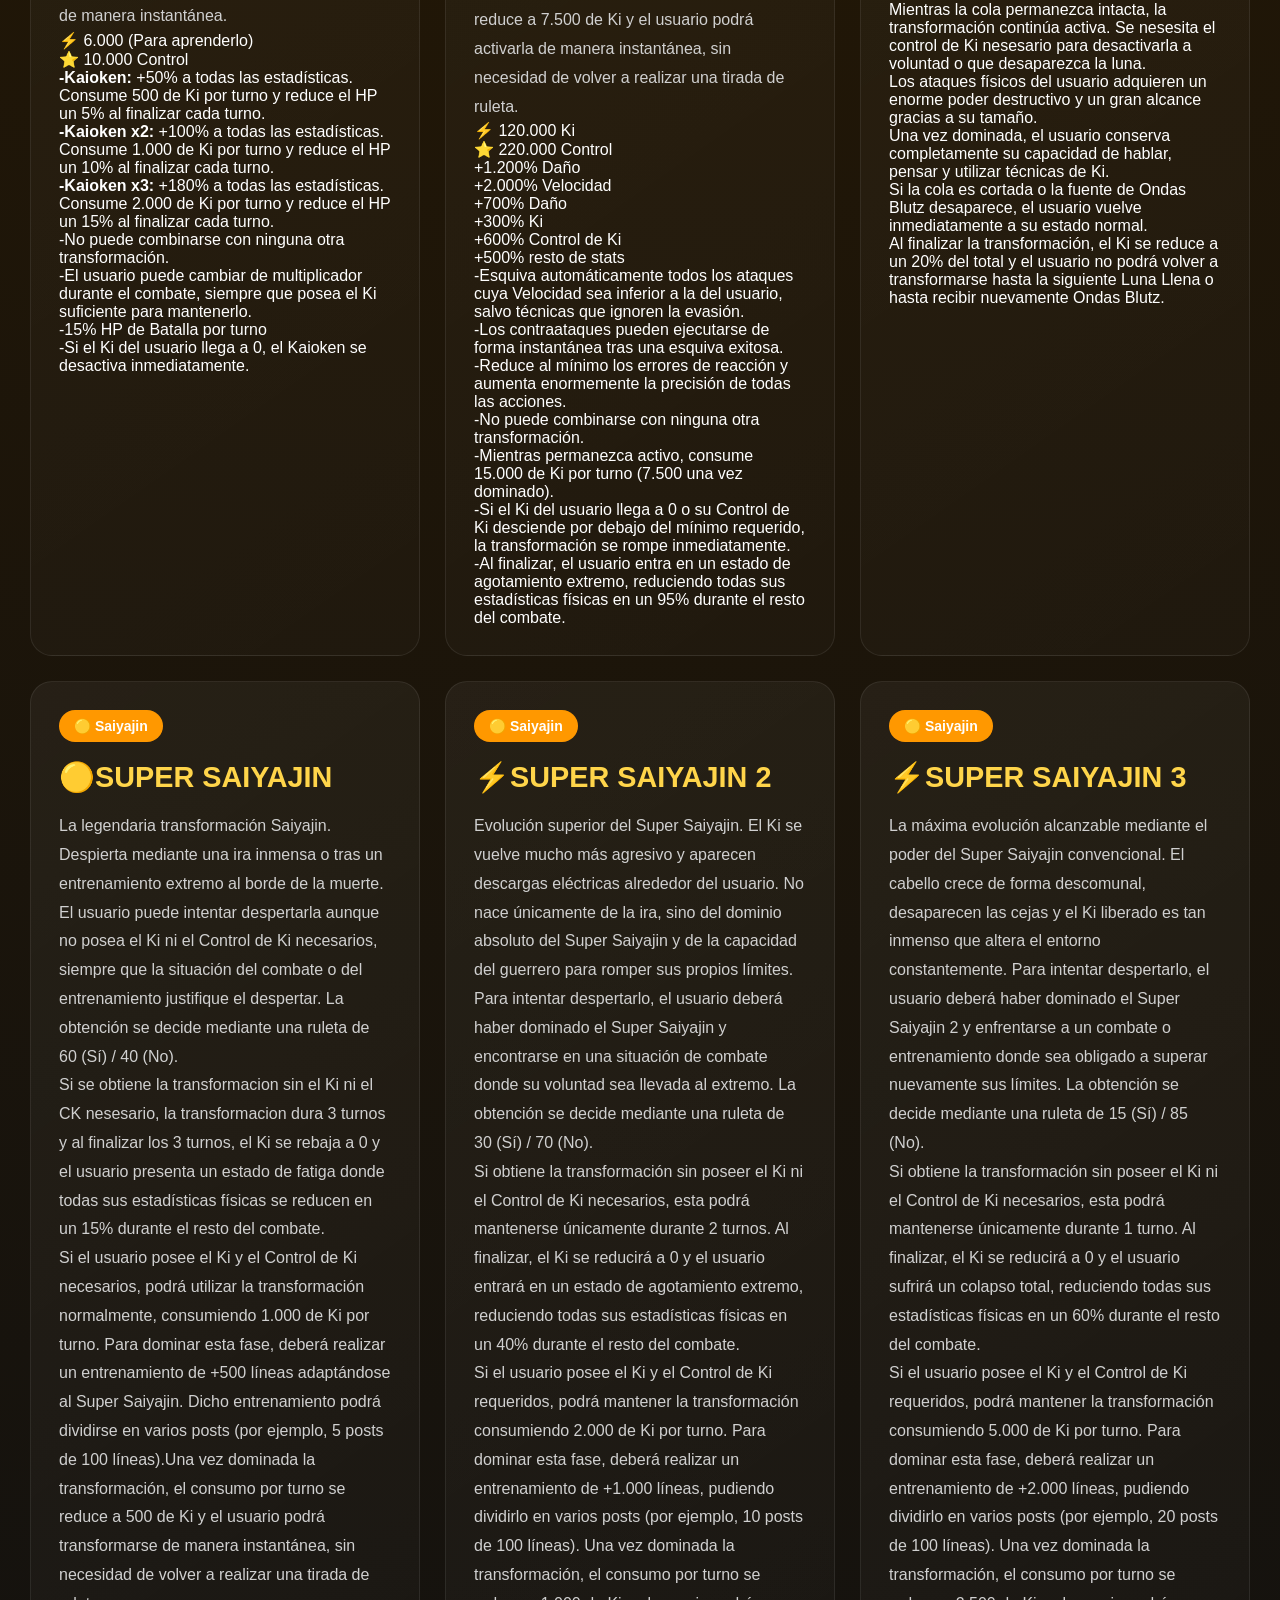
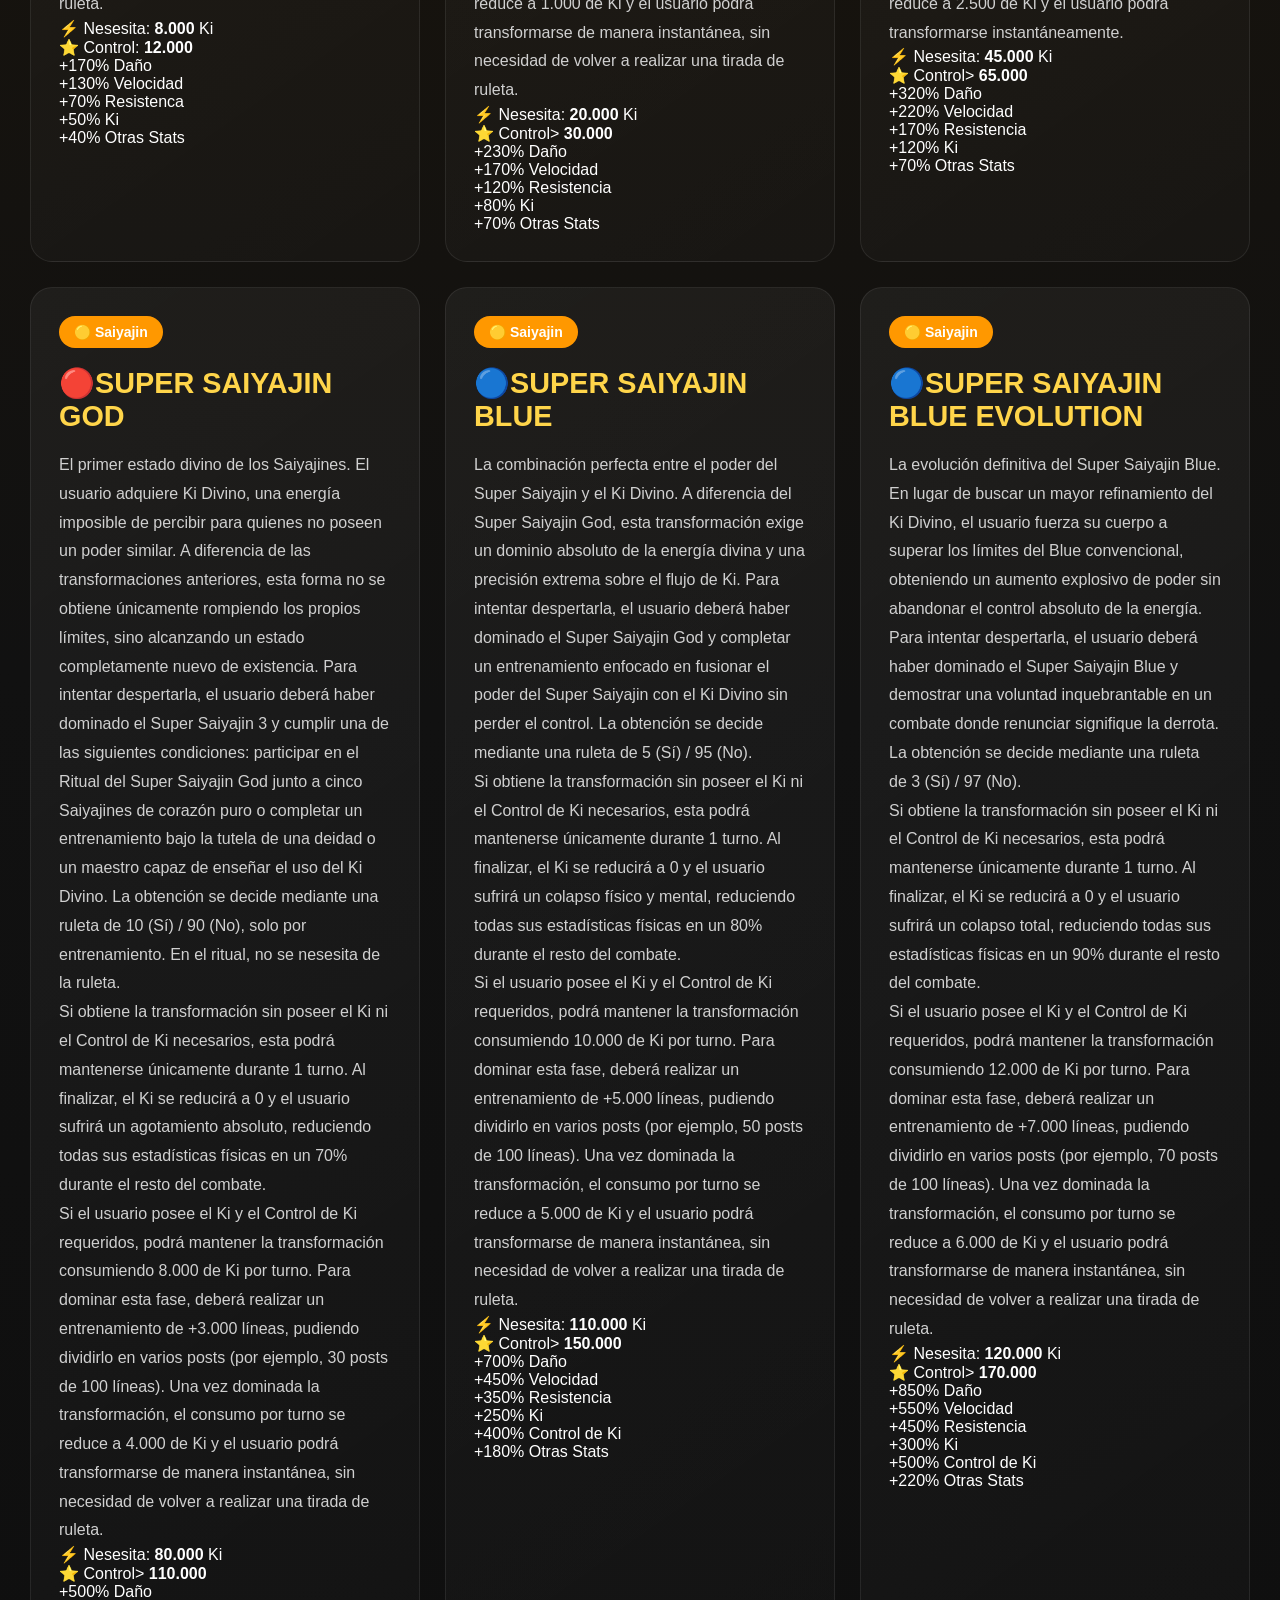
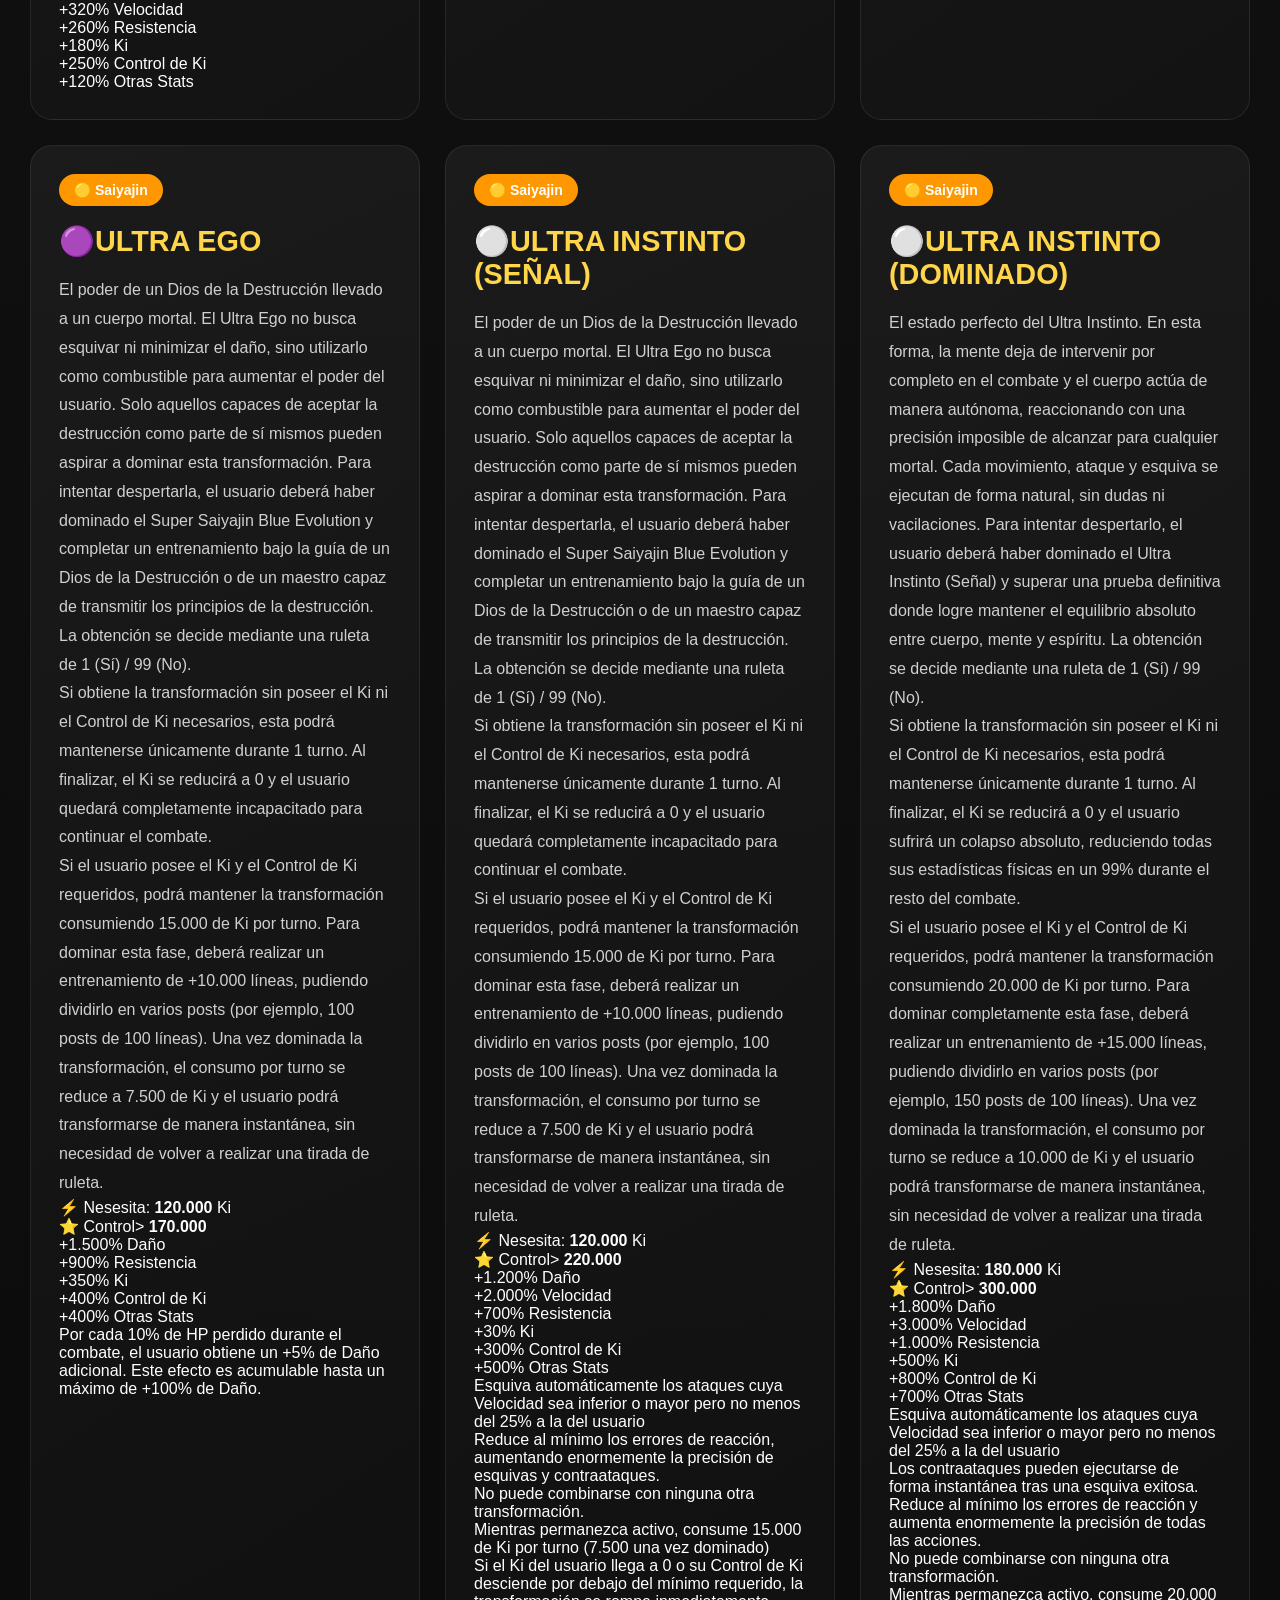
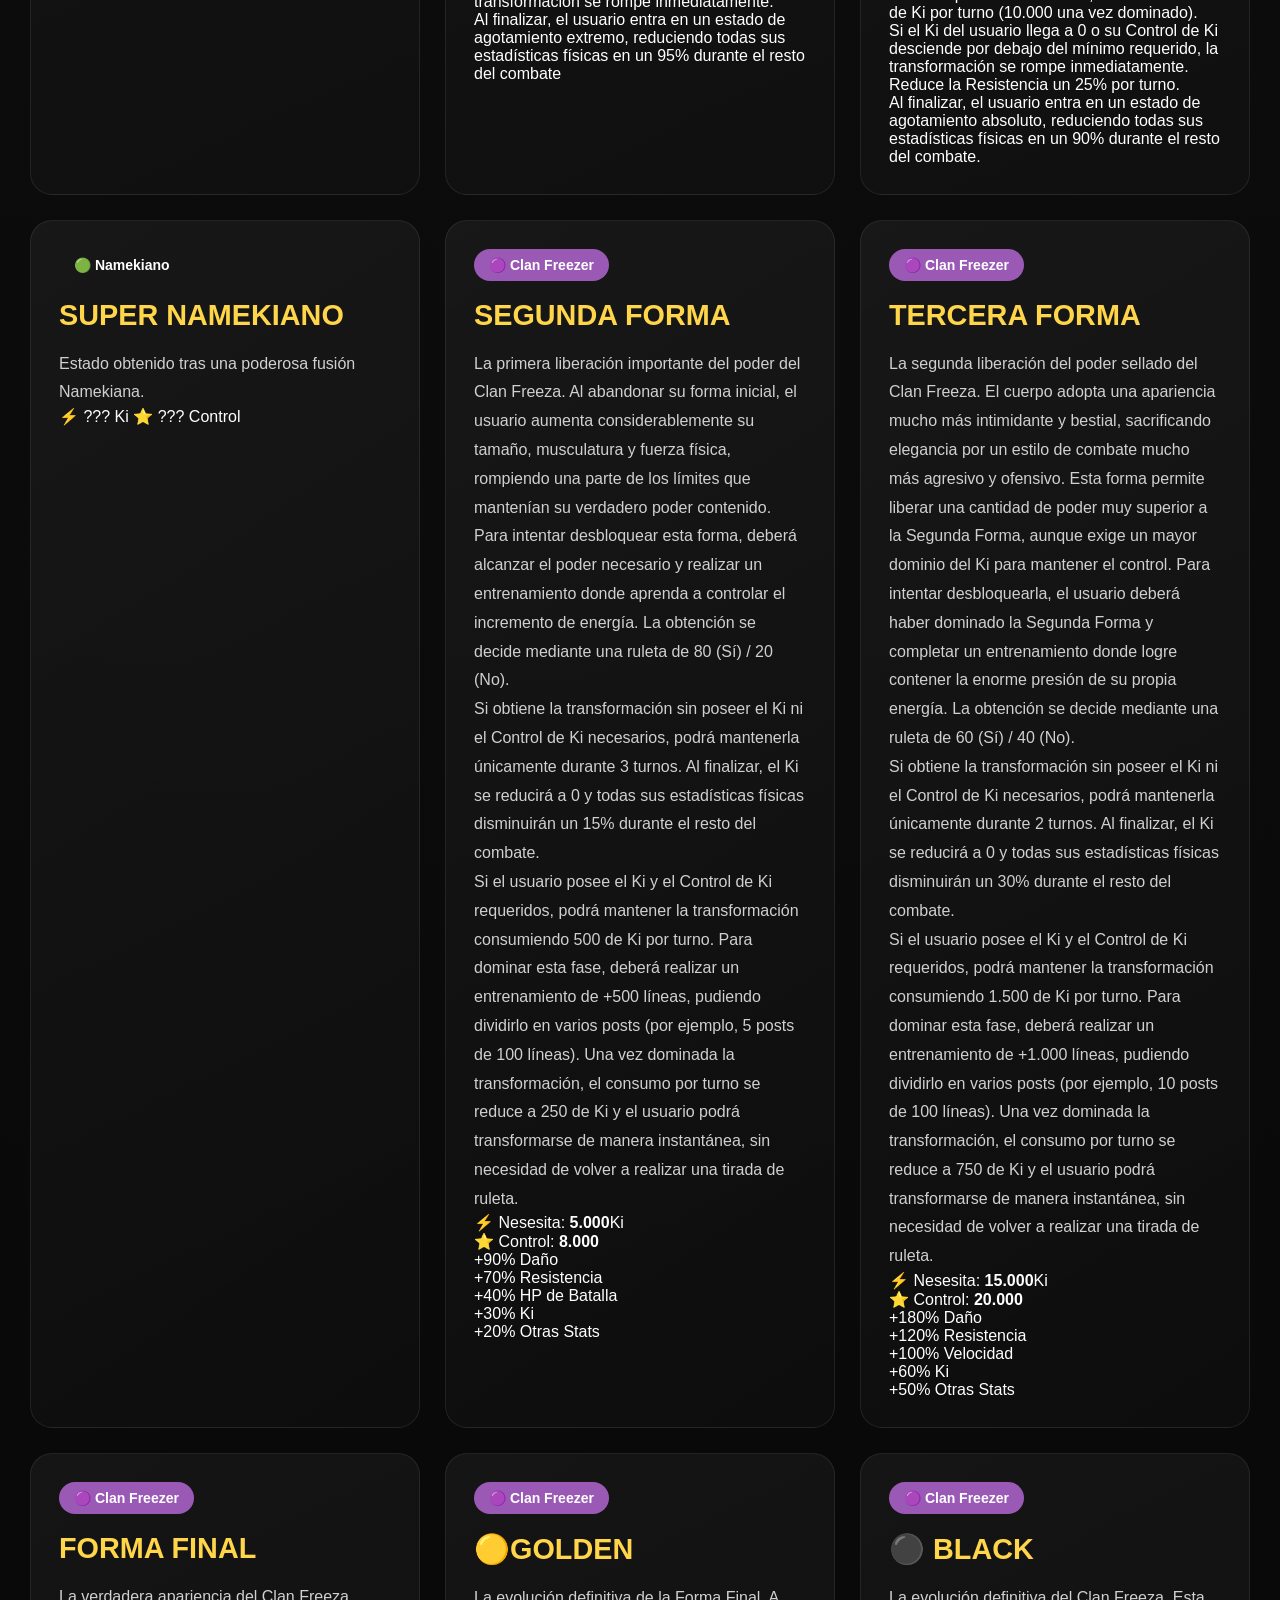
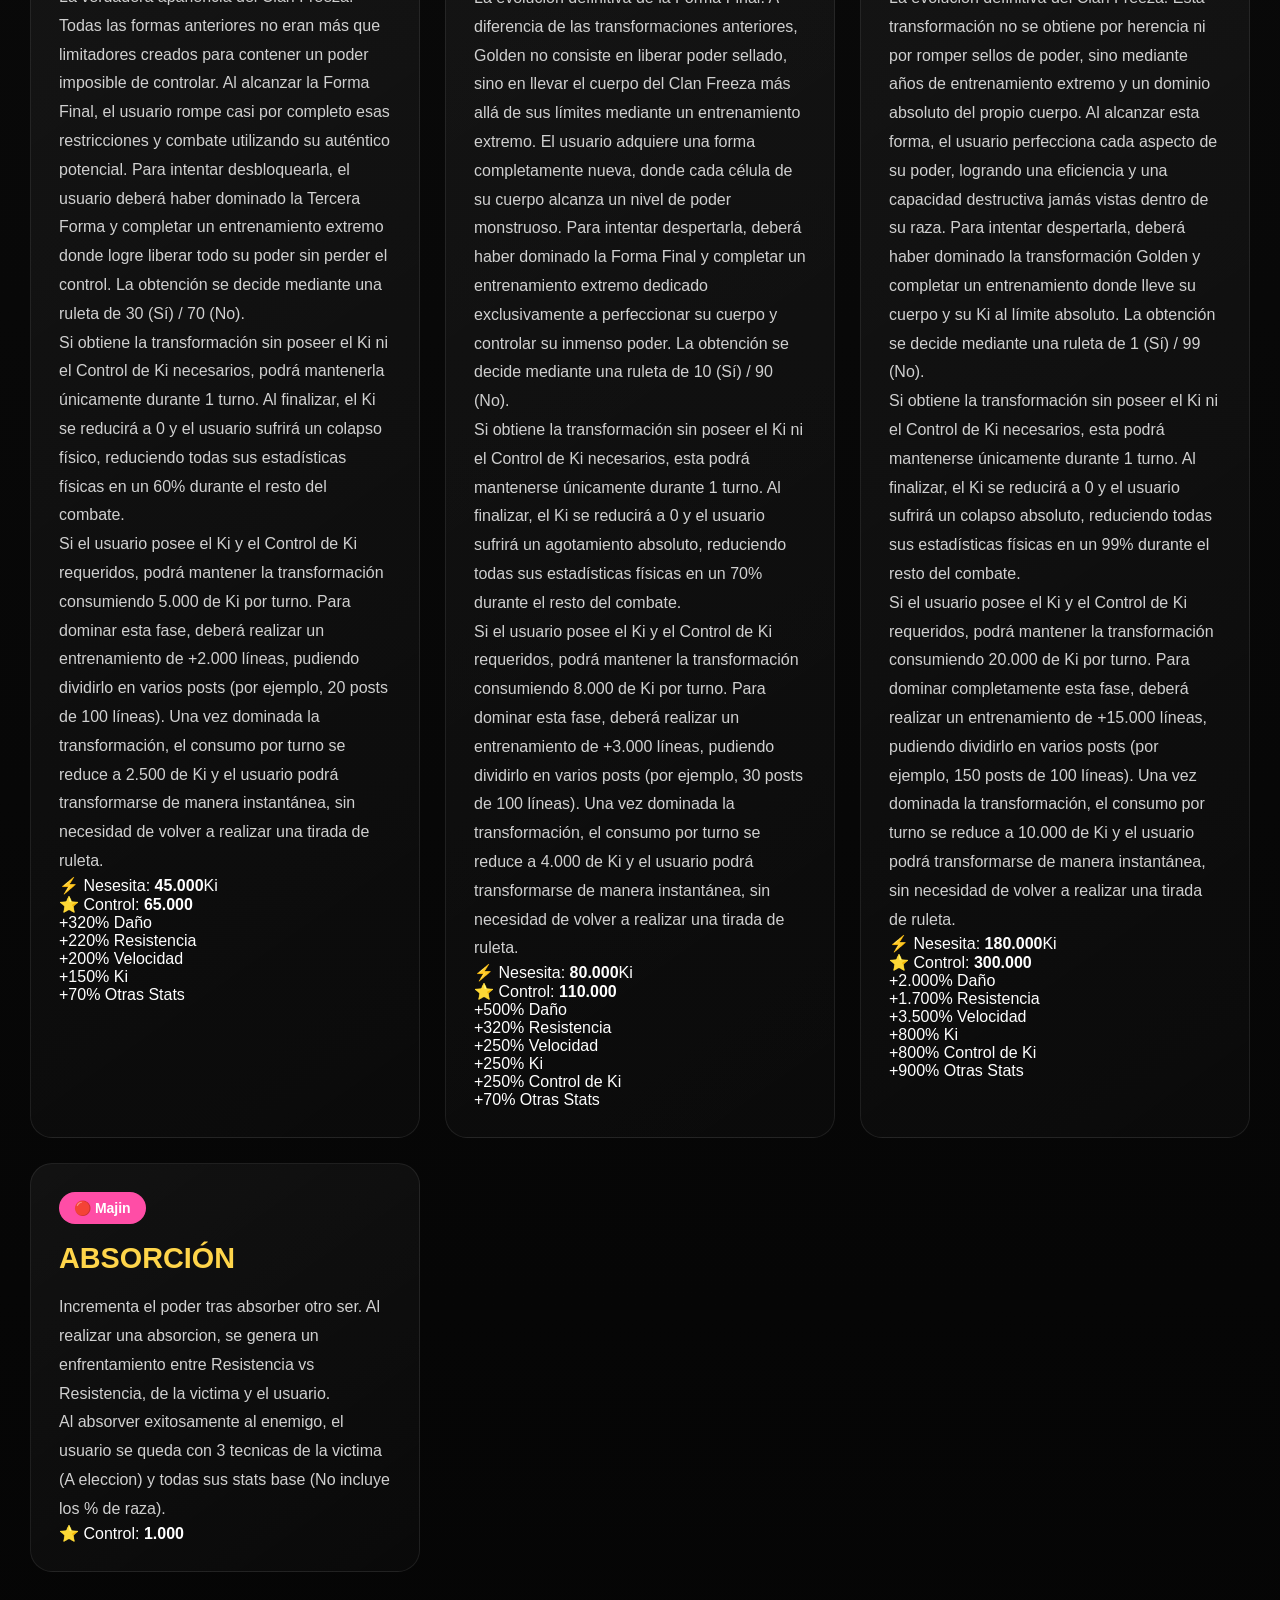
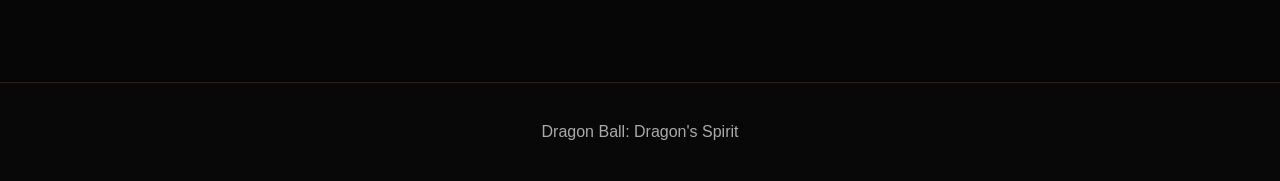
<file: transformaciones.html>
<!DOCTYPE html>
<html lang="es">

<head>

    <meta charset="UTF-8">
    <meta name="viewport" content="width=device-width, initial-scale=1.0">

    <title>Transformaciones | Dragon Ball: Dragon's Spirit</title>

    <link rel="stylesheet" href="tyt.css">

</head>

<body>

    <!--========================-->
    <!-- CABECERA -->
    <!--========================-->

    <header class="hero">

        <a href="index.html" class="volver">
            ← Volver al Inicio
        </a>

        <h1>Transformaciones</h1>

    </header>

    <!--========================-->
    <!-- BUSCADOR -->
    <!--========================-->

    <section class="busqueda">

        <input
            type="text"
            id="buscar"
            placeholder="🔍 Buscar transformación...">

    </section>

    <!--========================-->
    <!-- FILTROS -->
    <!--========================-->

    <section class="categorias">

        <button class="categoria activa" data-filtro="todas">
            Todas
        </button>

        <button class="categoria" data-filtro="humano">
            👤 Humanos
        </button>

        <button class="categoria" data-filtro="saiyajin">
            🟡 Saiyajin
        </button>

        <button class="categoria" data-filtro="namekiano">
            🟢 Namekianos
        </button>

        <button class="categoria" data-filtro="freezer">
            🟣 Clan Freezer
        </button>

        <button class="categoria" data-filtro="majin">
            🔴 Majin
        </button>
    </section>

    <!--========================-->
    <!-- CATÁLOGO -->
    <!--========================-->

    <main class="contenedor-transformaciones">

        <!--========================-->
        <!-- HUMANOS -->
        <!--========================-->

        <article class="transformacion" data-categoria="humano">

            <div class="raza humano">

                👤 Humano

            </div>

            <h2>KAIOKEN</h2>

            <p>
                Técnica creada por el Rey Kaio que fuerza el cuerpo del usuario a sobrepasar temporalmente sus propios límites mediante una sobrecarga extrema de Ki. A diferencia de una transformación convencional, el Kaioken multiplica el poder del usuario durante un corto período de tiempo, aunque el desgaste físico aumenta proporcionalmente al multiplicador utilizado. Para intentar aprenderla, el usuario deberá completar un entrenamiento bajo la tutela de un maestro capaz de enseñarla o superar una misión especial relacionada con el Rey Kaio. La obtención se decide mediante una ruleta de 70 (Sí) / 30 (No).<br>
                Si el usuario utiliza el Kaioken sin poseer el Ki ni el Control de Ki necesarios, solo podrá mantener la técnica durante 1 turno. Al finalizar, el Ki se reducirá a 0 y todas sus estadísticas físicas se reducirán en un 30% durante el resto del combate.<br>
                Si el usuario posee el Ki y el Control de Ki requeridos, podrá utilizar cualquiera de los multiplicadores disponibles. Para dominar completamente la técnica, deberá realizar un entrenamiento de +500 líneas, pudiendo dividirlo en varios posts (por ejemplo, 5 posts de 100 líneas). Una vez dominado, el consumo de Ki de todos los multiplicadores se reduce a la mitad y el usuario podrá activarlo de manera instantánea.<br>
            </p>

            <div class="datos">

                <span>⚡ 6.000 (Para aprenderlo)</span><br>
                <span>⭐ 10.000 Control</span><br>
                <span><strong>-Kaioken:</strong> +50% a todas las estadísticas. Consume 500 de Ki por turno y reduce el HP un 5% al finalizar cada turno.</span><br>
                <span><strong>-Kaioken x2:</strong> +100% a todas las estadísticas. Consume 1.000 de Ki por turno y reduce el HP un 10% al finalizar cada turno.</span><br>
                <span><strong>-Kaioken x3:</strong> +180% a todas las estadísticas. Consume 2.000 de Ki por turno y reduce el HP un 15% al finalizar cada turno.</span><br>
                <span>-No puede combinarse con ninguna otra transformación.</span><br>
                <span>-El usuario puede cambiar de multiplicador durante el combate, siempre que posea el Ki suficiente para mantenerlo.</span><br>
                <span>-15% HP de Batalla por turno</span><br>
                <span>-Si el Ki del usuario llega a 0, el Kaioken se desactiva inmediatamente.</span>
            </div>

        </article>

        <article class="transformacion" data-categoria="humano">

            <div class="raza humano">

                👤 Humano

            </div>

            <h2>ULTRA INSTINTO (SEÑAL)</h2>

            <p>
                La técnica suprema que permite al cuerpo actuar por instinto, sin depender de los pensamientos del usuario. Aunque los humanos no poseen transformaciones naturales como los Saiyajines, algunos guerreros excepcionales pueden alcanzar este estado mediante un entrenamiento extremo y un dominio absoluto del cuerpo, la mente y el Ki. Para intentar despertarlo, el usuario deberá haber dominado el Kaioken y completar un entrenamiento bajo la guía de un Ángel o de un maestro capaz de enseñar el camino del Ultra Instinto. La obtención se decide mediante una ruleta de 20 (Sí) / 80 (No).<br>
                Si obtiene la transformación sin poseer el Ki ni el Control de Ki necesarios, esta podrá mantenerse únicamente durante 1 turno. Al finalizar, el Ki se reducirá a 0 y el usuario sufrirá un colapso total, reduciendo todas sus estadísticas físicas en un 95% durante el resto del combate.<br>
                
                Si el usuario posee el Ki y el Control de Ki requeridos, podrá mantener la transformación consumiendo 15.000 de Ki por turno. Para dominar esta fase, deberá realizar un entrenamiento de +10.000 líneas, pudiendo dividirlo en varios posts (por ejemplo, 100 posts de 100 líneas). Una vez dominada la transformación, el consumo por turno se reduce a 7.500 de Ki y el usuario podrá activarla de manera instantánea, sin necesidad de volver a realizar una tirada de ruleta.
            </p>

            <div class="datos">

                <span>⚡ 120.000 Ki</span><br>
                <span>⭐ 220.000 Control</span><br>
                <span>+1.200% Daño</span><br>
                <span>+2.000% Velocidad</span><br>
                <span>+700% Daño</span><br>
                <span>+300% Ki</span><br>
                <span>+600% Control de Ki</span><br>
                <span>+500% resto de stats</span><br>
                <span>-Esquiva automáticamente todos los ataques cuya Velocidad sea inferior a la del usuario, salvo técnicas que ignoren la evasión.</span><br>
                <span>-Los contraataques pueden ejecutarse de forma instantánea tras una esquiva exitosa.</span><br>
                <span>-Reduce al mínimo los errores de reacción y aumenta enormemente la precisión de todas las acciones.</span><br>
                <span>-No puede combinarse con ninguna otra transformación.</span><br>
                <span>-Mientras permanezca activo, consume 15.000 de Ki por turno (7.500 una vez dominado).</span><br>
                <span>-Si el Ki del usuario llega a 0 o su Control de Ki desciende por debajo del mínimo requerido, la transformación se rompe inmediatamente.</span><br>
                <span>-Al finalizar, el usuario entra en un estado de agotamiento extremo, reduciendo todas sus estadísticas físicas en un 95% durante el resto del combate.</span><br>
            </div>

        </article>

        <!--========================-->
        <!-- SAIYAJIN -->
        <!--========================-->

        <article class="transformacion" data-categoria="saiyajin">

            <div class="raza saiyajin">

                🟡 Saiyajin

            </div>

            <h2>🐵OZARU</h2>

            <p>

                La transformación primitiva de los Saiyajines. Al recibir las Ondas Blutz emitidas por una Luna Llena o una Luna Artificial, el usuario se transforma en un gigantesco simio de combate, liberando un poder descomunal a costa de perder gran parte de su raciocinio. Solo aquellos capaces de controlar sus instintos podrán utilizar esta forma con eficacia. La primera vez que un Saiyajin se transforma en Ozaru deberá superar una ruleta de 80 (Sí) / 20 (No) para conservar parcialmente la conciencia. Si falla, actuará únicamente por instinto hasta que la transformación finalice.<br>
                Si el usuario posee el Control de Ki requerido, podrá intentar dominar esta transformación mediante un entrenamiento de +1.000 líneas, pudiendo dividirlo en varios posts (por ejemplo, 10 posts de 100 líneas). Una vez dominada, conservará completamente su conciencia mientras permanezca transformado y no necesitará volver a realizar la tirada de ruleta.

            </p>

            <div class="datos">

                <span>🦍 Poseer cola Saiyajin y estar expuesto a la Luna Llena o a una Luna Artificial.</span><br>
                <span>⭐ Control: 5.000</span><br>
                <span>+350% Daño</span><br>
                <span>+250% Resistencia</span><br>
                <span>+300% HP de Batalla</span><br>
                <span>+100% Ki</span><br>
                <span>-40% Velocidad</span><br>
                <span>+50% Otras Stats</span><br>
                <span>Solo puede activarse bajo una Luna Llena o mediante una Luna Artificial.</span><br>
                <span>Mientras la cola permanezca intacta, la transformación continúa activa. Se nesesita el control de Ki nesesario para desactivarla a voluntad o que desaparezca la luna.</span><br>
                <span>Los ataques físicos del usuario adquieren un enorme poder destructivo y un gran alcance gracias a su tamaño.</span><br>
                <span>Una vez dominada, el usuario conserva completamente su capacidad de hablar, pensar y utilizar técnicas de Ki.</span><br>
                <span>Si la cola es cortada o la fuente de Ondas Blutz desaparece, el usuario vuelve inmediatamente a su estado normal.</span><br>
                <span>Al finalizar la transformación, el Ki se reduce a un 20% del total y el usuario no podrá volver a transformarse hasta la siguiente Luna Llena o hasta recibir nuevamente Ondas Blutz.</span><br>
                

            </div>
            
        </article>
        <article class="transformacion" data-categoria="saiyajin">

            <div class="raza saiyajin">

                🟡 Saiyajin

            </div>

            <h2>🟡SUPER SAIYAJIN</h2>

            <p>

                La legendaria transformación Saiyajin. Despierta mediante una ira inmensa o tras un entrenamiento extremo al borde de la muerte. El usuario puede intentar despertarla aunque no posea el Ki ni el Control de Ki necesarios, siempre que la situación del combate o del entrenamiento justifique el despertar. La obtención se decide mediante una ruleta de 60 (Sí) / 40 (No).<br>
                Si se obtiene la transformacion sin el Ki ni el CK nesesario, la transformacion dura 3 turnos y al finalizar los 3 turnos, el Ki se rebaja a 0 y el usuario presenta un estado de fatiga donde todas sus estadísticas físicas se reducen en un 15% durante el resto del combate.<br> Si el usuario posee el Ki y el Control de Ki necesarios, podrá utilizar la transformación normalmente, consumiendo 1.000 de Ki por turno. Para dominar esta fase, deberá realizar un entrenamiento de +500 líneas adaptándose al Super Saiyajin. Dicho entrenamiento podrá dividirse en varios posts (por ejemplo, 5 posts de 100 líneas).Una vez dominada la transformación, el consumo por turno se reduce a 500 de Ki y el usuario podrá transformarse de manera instantánea, sin necesidad de volver a realizar una tirada de ruleta.

            </p>

            <div class="datos">

                <span>⚡ Nesesita: <strong>8.000</strong> Ki</span><br>
                <span>⭐ Control: <strong>12.000</strong></span><br>
                <span>+170% Daño</span><br>
                <span>+130% Velocidad</span><br>
                <span>+70% Resistenca</span><br>
                <span>+50% Ki</span><br>
                <span>+40% Otras Stats</span><br>

            </div>

        </article>

        <article class="transformacion" data-categoria="saiyajin">

            <div class="raza saiyajin">

                🟡 Saiyajin

            </div>

            <h2>⚡SUPER SAIYAJIN 2</h2>

            <p>

                Evolución superior del Super Saiyajin. El Ki se vuelve mucho más agresivo y aparecen descargas eléctricas alrededor del usuario. No nace únicamente de la ira, sino del dominio absoluto del Super Saiyajin y de la capacidad del guerrero para romper sus propios límites. Para intentar despertarlo, el usuario deberá haber dominado el Super Saiyajin y encontrarse en una situación de combate donde su voluntad sea llevada al extremo. La obtención se decide mediante una ruleta de 30 (Sí) / 70 (No).<br> Si obtiene la transformación sin poseer el Ki ni el Control de Ki necesarios, esta podrá mantenerse únicamente durante 2 turnos. Al finalizar, el Ki se reducirá a 0 y el usuario entrará en un estado de agotamiento extremo, reduciendo todas sus estadísticas físicas en un 40% durante el resto del combate.<br> Si el usuario posee el Ki y el Control de Ki requeridos, podrá mantener la transformación consumiendo 2.000 de Ki por turno. Para dominar esta fase, deberá realizar un entrenamiento de +1.000 líneas, pudiendo dividirlo en varios posts (por ejemplo, 10 posts de 100 líneas). Una vez dominada la transformación, el consumo por turno se reduce a 1.000 de Ki y el usuario podrá transformarse de manera instantánea, sin necesidad de volver a realizar una tirada de ruleta.

            </p>

            <div class="datos">

                <span>⚡ Nesesita: <strong>20.000</strong> Ki</span><br>
                <span>⭐ Control> <strong>30.000</strong></span><br>
                <span>+230% Daño</span><br>
                <span>+170% Velocidad</span><br>
                <span>+120% Resistencia</span><br>
                <span>+80% Ki</span><br>
                <span>+70% Otras Stats</span><br>

            </div>

        </article>
        <article class="transformacion" data-categoria="saiyajin">

            <div class="raza saiyajin">

                🟡 Saiyajin

            </div>

            <h2>⚡SUPER SAIYAJIN 3</h2>

            <p>

                La máxima evolución alcanzable mediante el poder del Super Saiyajin convencional. El cabello crece de forma descomunal, desaparecen las cejas y el Ki liberado es tan inmenso que altera el entorno constantemente. Para intentar despertarlo, el usuario deberá haber dominado el Super Saiyajin 2 y enfrentarse a un combate o entrenamiento donde sea obligado a superar nuevamente sus límites. La obtención se decide mediante una ruleta de 15 (Sí) / 85 (No).<br> Si obtiene la transformación sin poseer el Ki ni el Control de Ki necesarios, esta podrá mantenerse únicamente durante 1 turno. Al finalizar, el Ki se reducirá a 0 y el usuario sufrirá un colapso total, reduciendo todas sus estadísticas físicas en un 60% durante el resto del combate.<br> Si el usuario posee el Ki y el Control de Ki requeridos, podrá mantener la transformación consumiendo 5.000 de Ki por turno. Para dominar esta fase, deberá realizar un entrenamiento de +2.000 líneas, pudiendo dividirlo en varios posts (por ejemplo, 20 posts de 100 líneas). Una vez dominada la transformación, el consumo por turno se reduce a 2.500 de Ki y el usuario podrá transformarse instantáneamente.

            </p>

            <div class="datos">

                <span>⚡ Nesesita: <strong>45.000</strong> Ki</span><br>
                <span>⭐ Control> <strong>65.000</strong></span><br>
                <span>+320% Daño</span><br>
                <span>+220% Velocidad</span><br>
                <span>+170% Resistencia</span><br>
                <span>+120% Ki</span><br>
                <span>+70% Otras Stats</span><br>

            </div>
        </article>
        <article class="transformacion" data-categoria="saiyajin">

            <div class="raza saiyajin">

                🟡 Saiyajin

            </div>

            <h2>🔴SUPER SAIYAJIN GOD</h2>

            <p>
                El primer estado divino de los Saiyajines. El usuario adquiere Ki Divino, una energía imposible de percibir para quienes no poseen un poder similar. A diferencia de las transformaciones anteriores, esta forma no se obtiene únicamente rompiendo los propios límites, sino alcanzando un estado completamente nuevo de existencia. Para intentar despertarla, el usuario deberá haber dominado el Super Saiyajin 3 y cumplir una de las siguientes condiciones: participar en el Ritual del Super Saiyajin God junto a cinco Saiyajines de corazón puro o completar un entrenamiento bajo la tutela de una deidad o un maestro capaz de enseñar el uso del Ki Divino. La obtención se decide mediante una ruleta de 10 (Sí) / 90 (No), solo por entrenamiento. En el ritual, no se nesesita de la ruleta.<br> Si obtiene la transformación sin poseer el Ki ni el Control de Ki necesarios, esta podrá mantenerse únicamente durante 1 turno. Al finalizar, el Ki se reducirá a 0 y el usuario sufrirá un agotamiento absoluto, reduciendo todas sus estadísticas físicas en un 70% durante el resto del combate.<br> Si el usuario posee el Ki y el Control de Ki requeridos, podrá mantener la transformación consumiendo 8.000 de Ki por turno. Para dominar esta fase, deberá realizar un entrenamiento de +3.000 líneas, pudiendo dividirlo en varios posts (por ejemplo, 30 posts de 100 líneas). Una vez dominada la transformación, el consumo por turno se reduce a 4.000 de Ki y el usuario podrá transformarse de manera instantánea, sin necesidad de volver a realizar una tirada de ruleta.
            </p>

            <div class="datos">

                <span>⚡ Nesesita: <strong>80.000</strong> Ki</span><br>
                <span>⭐ Control> <strong>110.000</strong></span><br>
                <span>+500% Daño</span><br>
                <span>+320% Velocidad</span><br>
                <span>+260% Resistencia</span><br>
                <span>+180% Ki</span><br>
                <span>+250% Control de Ki</span><br>
                <span>+120% Otras Stats</span><br>

            </div>

        </article>
        <article class="transformacion" data-categoria="saiyajin">

            <div class="raza saiyajin">

                🟡 Saiyajin

            </div>

            <h2>🔵SUPER SAIYAJIN BLUE</h2>

            <p>
                La combinación perfecta entre el poder del Super Saiyajin y el Ki Divino. A diferencia del Super Saiyajin God, esta transformación exige un dominio absoluto de la energía divina y una precisión extrema sobre el flujo de Ki. Para intentar despertarla, el usuario deberá haber dominado el Super Saiyajin God y completar un entrenamiento enfocado en fusionar el poder del Super Saiyajin con el Ki Divino sin perder el control. La obtención se decide mediante una ruleta de 5 (Sí) / 95 (No).<br>
                Si obtiene la transformación sin poseer el Ki ni el Control de Ki necesarios, esta podrá mantenerse únicamente durante 1 turno. Al finalizar, el Ki se reducirá a 0 y el usuario sufrirá un colapso físico y mental, reduciendo todas sus estadísticas físicas en un 80% durante el resto del combate.<br>
                Si el usuario posee el Ki y el Control de Ki requeridos, podrá mantener la transformación consumiendo 10.000 de Ki por turno. Para dominar esta fase, deberá realizar un entrenamiento de +5.000 líneas, pudiendo dividirlo en varios posts (por ejemplo, 50 posts de 100 líneas). Una vez dominada la transformación, el consumo por turno se reduce a 5.000 de Ki y el usuario podrá transformarse de manera instantánea, sin necesidad de volver a realizar una tirada de ruleta.            
            </p>

            <div class="datos">

                <span>⚡ Nesesita: <strong>110.000</strong> Ki</span><br>
                <span>⭐ Control> <strong>150.000</strong></span><br>
                <span>+700% Daño</span><br>
                <span>+450% Velocidad</span><br>
                <span>+350% Resistencia</span><br>
                <span>+250% Ki</span><br>
                <span>+400% Control de Ki</span><br>
                <span>+180% Otras Stats</span><br>

            </div>

        </article>
        <article class="transformacion" data-categoria="saiyajin">

            <div class="raza saiyajin">

                🟡 Saiyajin

            </div>

            <h2>🔵SUPER SAIYAJIN BLUE EVOLUTION</h2>

            <p>
                La evolución definitiva del Super Saiyajin Blue. En lugar de buscar un mayor refinamiento del Ki Divino, el usuario fuerza su cuerpo a superar los límites del Blue convencional, obteniendo un aumento explosivo de poder sin abandonar el control absoluto de la energía. Para intentar despertarla, el usuario deberá haber dominado el Super Saiyajin Blue y demostrar una voluntad inquebrantable en un combate donde renunciar signifique la derrota. La obtención se decide mediante una ruleta de 3 (Sí) / 97 (No).<br>
                Si obtiene la transformación sin poseer el Ki ni el Control de Ki necesarios, esta podrá mantenerse únicamente durante 1 turno. Al finalizar, el Ki se reducirá a 0 y el usuario sufrirá un colapso total, reduciendo todas sus estadísticas físicas en un 90% durante el resto del combate.<br>
                Si el usuario posee el Ki y el Control de Ki requeridos, podrá mantener la transformación consumiendo 12.000 de Ki por turno. Para dominar esta fase, deberá realizar un entrenamiento de +7.000 líneas, pudiendo dividirlo en varios posts (por ejemplo, 70 posts de 100 líneas). Una vez dominada la transformación, el consumo por turno se reduce a 6.000 de Ki y el usuario podrá transformarse de manera instantánea, sin necesidad de volver a realizar una tirada de ruleta.
            </p>

            <div class="datos">

                <span>⚡ Nesesita: <strong>120.000</strong> Ki</span><br>
                <span>⭐ Control> <strong>170.000</strong></span><br>
                <span>+850% Daño</span><br>
                <span>+550% Velocidad</span><br>
                <span>+450% Resistencia</span><br>
                <span>+300% Ki</span><br>
                <span>+500% Control de Ki</span><br>
                <span>+220% Otras Stats</span><br>

            </div>

        </article>
        <article class="transformacion" data-categoria="saiyajin">

            <div class="raza saiyajin">

                🟡 Saiyajin

            </div>

            <h2>🟣ULTRA EGO</h2>

            <p>
                El poder de un Dios de la Destrucción llevado a un cuerpo mortal. El Ultra Ego no busca esquivar ni minimizar el daño, sino utilizarlo como combustible para aumentar el poder del usuario. Solo aquellos capaces de aceptar la destrucción como parte de sí mismos pueden aspirar a dominar esta transformación. Para intentar despertarla, el usuario deberá haber dominado el Super Saiyajin Blue Evolution y completar un entrenamiento bajo la guía de un Dios de la Destrucción o de un maestro capaz de transmitir los principios de la destrucción. La obtención se decide mediante una ruleta de 1 (Sí) / 99 (No).<br>
                Si obtiene la transformación sin poseer el Ki ni el Control de Ki necesarios, esta podrá mantenerse únicamente durante 1 turno. Al finalizar, el Ki se reducirá a 0 y el usuario quedará completamente incapacitado para continuar el combate.<br>
                Si el usuario posee el Ki y el Control de Ki requeridos, podrá mantener la transformación consumiendo 15.000 de Ki por turno. Para dominar esta fase, deberá realizar un entrenamiento de +10.000 líneas, pudiendo dividirlo en varios posts (por ejemplo, 100 posts de 100 líneas). Una vez dominada la transformación, el consumo por turno se reduce a 7.500 de Ki y el usuario podrá transformarse de manera instantánea, sin necesidad de volver a realizar una tirada de ruleta.
            </p>

            <div class="datos">

                <span>⚡ Nesesita: <strong>120.000</strong> Ki</span><br>
                <span>⭐ Control> <strong>170.000</strong></span><br>
                <span>+1.500% Daño</span><br>
                <span>+900% Resistencia</span><br>
                <span>+350% Ki</span><br>
                <span>+400% Control de Ki</span><br>
                <span>+400% Otras Stats</span><br>
                <span>Por cada 10% de HP perdido durante el combate, el usuario obtiene un +5% de Daño adicional. Este efecto es acumulable hasta un máximo de +100% de Daño.</span>

            </div>

        </article>
        <article class="transformacion" data-categoria="saiyajin">

            <div class="raza saiyajin">

                🟡 Saiyajin

            </div>

            <h2>⚪ULTRA INSTINTO (SEÑAL)</h2>

            <p>
                El poder de un Dios de la Destrucción llevado a un cuerpo mortal. El Ultra Ego no busca esquivar ni minimizar el daño, sino utilizarlo como combustible para aumentar el poder del usuario. Solo aquellos capaces de aceptar la destrucción como parte de sí mismos pueden aspirar a dominar esta transformación. Para intentar despertarla, el usuario deberá haber dominado el Super Saiyajin Blue Evolution y completar un entrenamiento bajo la guía de un Dios de la Destrucción o de un maestro capaz de transmitir los principios de la destrucción. La obtención se decide mediante una ruleta de 1 (Sí) / 99 (No).<br>
                Si obtiene la transformación sin poseer el Ki ni el Control de Ki necesarios, esta podrá mantenerse únicamente durante 1 turno. Al finalizar, el Ki se reducirá a 0 y el usuario quedará completamente incapacitado para continuar el combate.<br>
                Si el usuario posee el Ki y el Control de Ki requeridos, podrá mantener la transformación consumiendo 15.000 de Ki por turno. Para dominar esta fase, deberá realizar un entrenamiento de +10.000 líneas, pudiendo dividirlo en varios posts (por ejemplo, 100 posts de 100 líneas). Una vez dominada la transformación, el consumo por turno se reduce a 7.500 de Ki y el usuario podrá transformarse de manera instantánea, sin necesidad de volver a realizar una tirada de ruleta.
            </p>

            <div class="datos">

                <span>⚡ Nesesita: <strong>120.000</strong> Ki</span><br>
                <span>⭐ Control> <strong>220.000</strong></span><br>
                <span>+1.200% Daño</span><br>
                <span>+2.000% Velocidad</span><br>
                <span>+700% Resistencia</span><br>
                <span>+30% Ki</span><br>
                <span>+300% Control de Ki</span><br>
                <span>+500% Otras Stats</span><br>
                <span>Esquiva automáticamente los ataques cuya Velocidad sea inferior o mayor pero no menos del 25% a la del usuario</span><br>
                <span>Reduce al mínimo los errores de reacción, aumentando enormemente la precisión de esquivas y contraataques.</span><br>
                <span>No puede combinarse con ninguna otra transformación.</span><br>
                <span>Mientras permanezca activo, consume 15.000 de Ki por turno (7.500 una vez dominado)</span><br>
                <span>Si el Ki del usuario llega a 0 o su Control de Ki desciende por debajo del mínimo requerido, la transformación se rompe inmediatamente.</span><br>
                <span>Al finalizar, el usuario entra en un estado de agotamiento extremo, reduciendo todas sus estadísticas físicas en un 95% durante el resto del combate</span><br>

            </div>

        </article>
        <article class="transformacion" data-categoria="saiyajin">

            <div class="raza saiyajin">

                🟡 Saiyajin

            </div>

            <h2>⚪ULTRA INSTINTO (DOMINADO)</h2>

            <p>
                El estado perfecto del Ultra Instinto. En esta forma, la mente deja de intervenir por completo en el combate y el cuerpo actúa de manera autónoma, reaccionando con una precisión imposible de alcanzar para cualquier mortal. Cada movimiento, ataque y esquiva se ejecutan de forma natural, sin dudas ni vacilaciones. Para intentar despertarlo, el usuario deberá haber dominado el Ultra Instinto (Señal) y superar una prueba definitiva donde logre mantener el equilibrio absoluto entre cuerpo, mente y espíritu. La obtención se decide mediante una ruleta de 1 (Sí) / 99 (No).<br> Si obtiene la transformación sin poseer el Ki ni el Control de Ki necesarios, esta podrá mantenerse únicamente durante 1 turno. Al finalizar, el Ki se reducirá a 0 y el usuario sufrirá un colapso absoluto, reduciendo todas sus estadísticas físicas en un 99% durante el resto del combate.<br> Si el usuario posee el Ki y el Control de Ki requeridos, podrá mantener la transformación consumiendo 20.000 de Ki por turno. Para dominar completamente esta fase, deberá realizar un entrenamiento de +15.000 líneas, pudiendo dividirlo en varios posts (por ejemplo, 150 posts de 100 líneas). Una vez dominada la transformación, el consumo por turno se reduce a 10.000 de Ki y el usuario podrá transformarse de manera instantánea, sin necesidad de volver a realizar una tirada de ruleta.
            </p>

            <div class="datos">

                <span>⚡ Nesesita: <strong>180.000</strong> Ki</span><br>
                <span>⭐ Control> <strong>300.000</strong></span><br>
                <span>+1.800% Daño</span><br>
                <span>+3.000% Velocidad</span><br>
                <span>+1.000% Resistencia</span><br>
                <span>+500% Ki</span><br>
                <span>+800% Control de Ki</span><br>
                <span>+700% Otras Stats</span><br>
                <span>Esquiva automáticamente los ataques cuya Velocidad sea inferior o mayor pero no menos del 25% a la del usuario</span><br>
                <span>Los contraataques pueden ejecutarse de forma instantánea tras una esquiva exitosa.</span><br>
                <span>Reduce al mínimo los errores de reacción y aumenta enormemente la precisión de todas las acciones.</span><br>
                <span>No puede combinarse con ninguna otra transformación.</span><br>
                <span>Mientras permanezca activo, consume 20.000 de Ki por turno (10.000 una vez dominado).</span><br>
                <span>Si el Ki del usuario llega a 0 o su Control de Ki desciende por debajo del mínimo requerido, la transformación se rompe inmediatamente.</span><br>
                <span>Reduce la Resistencia un 25% por turno.</span><br>
                <span>Al finalizar, el usuario entra en un estado de agotamiento absoluto, reduciendo todas sus estadísticas físicas en un 90% durante el resto del combate.</span><br>

            </div>

        </article>

        <!--========================-->
        <!-- NAMEKIANOS -->
        <!--========================-->

        <article class="transformacion" data-categoria="namekiano">

            <div class="raza namekiano">

                🟢 Namekiano

            </div>

            <h2>SUPER NAMEKIANO</h2>

            <p>

                Estado obtenido tras una poderosa fusión Namekiana.

            </p>

            <div class="datos">

                <span>⚡ ??? Ki</span>
                <span>⭐ ??? Control</span>

            </div>

        </article>

        <!--========================-->
        <!-- CLAN FREEZER -->
        <!--========================-->

        <article class="transformacion" data-categoria="freezer">

            <div class="raza freezer">

                🟣 Clan Freezer

            </div>

            <h2>SEGUNDA FORMA</h2>

            <p>

                La primera liberación importante del poder del Clan Freeza. Al abandonar su forma inicial, el usuario aumenta considerablemente su tamaño, musculatura y fuerza física, rompiendo una parte de los límites que mantenían su verdadero poder contenido. Para intentar desbloquear esta forma, deberá alcanzar el poder necesario y realizar un entrenamiento donde aprenda a controlar el incremento de energía. La obtención se decide mediante una ruleta de 80 (Sí) / 20 (No).<br>
                Si obtiene la transformación sin poseer el Ki ni el Control de Ki necesarios, podrá mantenerla únicamente durante 3 turnos. Al finalizar, el Ki se reducirá a 0 y todas sus estadísticas físicas disminuirán un 15% durante el resto del combate.<br>
                Si el usuario posee el Ki y el Control de Ki requeridos, podrá mantener la transformación consumiendo 500 de Ki por turno. Para dominar esta fase, deberá realizar un entrenamiento de +500 líneas, pudiendo dividirlo en varios posts (por ejemplo, 5 posts de 100 líneas). Una vez dominada la transformación, el consumo por turno se reduce a 250 de Ki y el usuario podrá transformarse de manera instantánea, sin necesidad de volver a realizar una tirada de ruleta.

            </p>

            <div class="datos">

                <span>⚡ Nesesita: <strong>5.000</strong>Ki</span><br>
                <span>⭐ Control: <strong>8.000</strong></span><br>
                <span>+90% Daño</span><br>
                <span>+70% Resistencia</span><br>
                <span>+40% HP de Batalla</span><br>
                <span>+30% Ki</span><br>
                <span>+20% Otras Stats</span><br>

            </div>

        </article>

        <article class="transformacion" data-categoria="freezer">

            <div class="raza freezer">

                🟣 Clan Freezer

            </div>

            <h2>TERCERA FORMA</h2>

            <p>
                La segunda liberación del poder sellado del Clan Freeza. El cuerpo adopta una apariencia mucho más intimidante y bestial, sacrificando elegancia por un estilo de combate mucho más agresivo y ofensivo. Esta forma permite liberar una cantidad de poder muy superior a la Segunda Forma, aunque exige un mayor dominio del Ki para mantener el control. Para intentar desbloquearla, el usuario deberá haber dominado la Segunda Forma y completar un entrenamiento donde logre contener la enorme presión de su propia energía. La obtención se decide mediante una ruleta de 60 (Sí) / 40 (No).<br>
                Si obtiene la transformación sin poseer el Ki ni el Control de Ki necesarios, podrá mantenerla únicamente durante 2 turnos. Al finalizar, el Ki se reducirá a 0 y todas sus estadísticas físicas disminuirán un 30% durante el resto del combate.<br>
                Si el usuario posee el Ki y el Control de Ki requeridos, podrá mantener la transformación consumiendo 1.500 de Ki por turno. Para dominar esta fase, deberá realizar un entrenamiento de +1.000 líneas, pudiendo dividirlo en varios posts (por ejemplo, 10 posts de 100 líneas). Una vez dominada la transformación, el consumo por turno se reduce a 750 de Ki y el usuario podrá transformarse de manera instantánea, sin necesidad de volver a realizar una tirada de ruleta.
            </p>

            <div class="datos">

                <span>⚡ Nesesita: <strong>15.000</strong>Ki</span><br>
                <span>⭐ Control: <strong>20.000</strong></span><br>
                <span>+180% Daño</span><br>
                <span>+120% Resistencia</span><br>
                <span>+100% Velocidad</span><br>
                <span>+60% Ki</span><br>
                <span>+50% Otras Stats</span><br>

            </div>

        </article>

        <article class="transformacion" data-categoria="freezer">

            <div class="raza freezer">

                🟣 Clan Freezer

            </div>

            <h2>FORMA FINAL</h2>

            <p>
                La verdadera apariencia del Clan Freeza. Todas las formas anteriores no eran más que limitadores creados para contener un poder imposible de controlar. Al alcanzar la Forma Final, el usuario rompe casi por completo esas restricciones y combate utilizando su auténtico potencial. Para intentar desbloquearla, el usuario deberá haber dominado la Tercera Forma y completar un entrenamiento extremo donde logre liberar todo su poder sin perder el control. La obtención se decide mediante una ruleta de 30 (Sí) / 70 (No).<br>
                Si obtiene la transformación sin poseer el Ki ni el Control de Ki necesarios, podrá mantenerla únicamente durante 1 turno. Al finalizar, el Ki se reducirá a 0 y el usuario sufrirá un colapso físico, reduciendo todas sus estadísticas físicas en un 60% durante el resto del combate.<br>
                Si el usuario posee el Ki y el Control de Ki requeridos, podrá mantener la transformación consumiendo 5.000 de Ki por turno. Para dominar esta fase, deberá realizar un entrenamiento de +2.000 líneas, pudiendo dividirlo en varios posts (por ejemplo, 20 posts de 100 líneas). Una vez dominada la transformación, el consumo por turno se reduce a 2.500 de Ki y el usuario podrá transformarse de manera instantánea, sin necesidad de volver a realizar una tirada de ruleta.
            </p>

            <div class="datos">

                <span>⚡ Nesesita: <strong>45.000</strong>Ki</span><br>
                <span>⭐ Control: <strong>65.000</strong></span><br>
                <span>+320% Daño</span><br>
                <span>+220% Resistencia</span><br>
                <span>+200% Velocidad</span><br>
                <span>+150% Ki</span><br>
                <span>+70% Otras Stats</span><br>

            </div>

        </article>
        <article class="transformacion" data-categoria="freezer">

            <div class="raza freezer">

                🟣 Clan Freezer

            </div>

            <h2>🟡GOLDEN</h2>

            <p>
                La evolución definitiva de la Forma Final. A diferencia de las transformaciones anteriores, Golden no consiste en liberar poder sellado, sino en llevar el cuerpo del Clan Freeza más allá de sus límites mediante un entrenamiento extremo. El usuario adquiere una forma completamente nueva, donde cada célula de su cuerpo alcanza un nivel de poder monstruoso. Para intentar despertarla, deberá haber dominado la Forma Final y completar un entrenamiento extremo dedicado exclusivamente a perfeccionar su cuerpo y controlar su inmenso poder. La obtención se decide mediante una ruleta de 10 (Sí) / 90 (No).<br>
                Si obtiene la transformación sin poseer el Ki ni el Control de Ki necesarios, esta podrá mantenerse únicamente durante 1 turno. Al finalizar, el Ki se reducirá a 0 y el usuario sufrirá un agotamiento absoluto, reduciendo todas sus estadísticas físicas en un 70% durante el resto del combate.<br>
                Si el usuario posee el Ki y el Control de Ki requeridos, podrá mantener la transformación consumiendo 8.000 de Ki por turno. Para dominar esta fase, deberá realizar un entrenamiento de +3.000 líneas, pudiendo dividirlo en varios posts (por ejemplo, 30 posts de 100 líneas). Una vez dominada la transformación, el consumo por turno se reduce a 4.000 de Ki y el usuario podrá transformarse de manera instantánea, sin necesidad de volver a realizar una tirada de ruleta.
            </p>

            <div class="datos">

                <span>⚡ Nesesita: <strong>80.000</strong>Ki</span><br>
                <span>⭐ Control: <strong>110.000</strong></span><br>
                <span>+500% Daño</span><br>
                <span>+320% Resistencia</span><br>
                <span>+250% Velocidad</span><br>
                <span>+250% Ki</span><br>
                <span>+250% Control de Ki</span><br>
                <span>+70% Otras Stats</span><br>

            </div>

        </article>
        <article class="transformacion" data-categoria="freezer">

            <div class="raza freezer">

                🟣 Clan Freezer

            </div>

            <h2>⚫ BLACK</h2>

            <p>
                La evolución definitiva del Clan Freeza. Esta transformación no se obtiene por herencia ni por romper sellos de poder, sino mediante años de entrenamiento extremo y un dominio absoluto del propio cuerpo. Al alcanzar esta forma, el usuario perfecciona cada aspecto de su poder, logrando una eficiencia y una capacidad destructiva jamás vistas dentro de su raza. Para intentar despertarla, deberá haber dominado la transformación Golden y completar un entrenamiento donde lleve su cuerpo y su Ki al límite absoluto. La obtención se decide mediante una ruleta de 1 (Sí) / 99 (No).<br>
                Si obtiene la transformación sin poseer el Ki ni el Control de Ki necesarios, esta podrá mantenerse únicamente durante 1 turno. Al finalizar, el Ki se reducirá a 0 y el usuario sufrirá un colapso absoluto, reduciendo todas sus estadísticas físicas en un 99% durante el resto del combate.<br>
                Si el usuario posee el Ki y el Control de Ki requeridos, podrá mantener la transformación consumiendo 20.000 de Ki por turno. Para dominar completamente esta fase, deberá realizar un entrenamiento de +15.000 líneas, pudiendo dividirlo en varios posts (por ejemplo, 150 posts de 100 líneas). Una vez dominada la transformación, el consumo por turno se reduce a 10.000 de Ki y el usuario podrá transformarse de manera instantánea, sin necesidad de volver a realizar una tirada de ruleta.
            </p>

            <div class="datos">

                <span>⚡ Nesesita: <strong>180.000</strong>Ki</span><br>
                <span>⭐ Control: <strong>300.000</strong></span><br>
                <span>+2.000% Daño</span><br>
                <span>+1.700% Resistencia</span><br>
                <span>+3.500% Velocidad</span><br>
                <span>+800% Ki</span><br>
                <span>+800% Control de Ki</span><br>
                <span>+900% Otras Stats</span><br>

            </div>

        </article>



        <!--========================-->
        <!-- MAJIN -->
        <!--========================-->

        <article class="transformacion" data-categoria="majin">

            <div class="raza majin">

                🔴 Majin

            </div>

            <h2>ABSORCIÓN</h2>

            <p>

                Incrementa el poder tras absorber otro ser. Al realizar una absorcion, se genera un enfrentamiento entre Resistencia vs Resistencia, de la victima y el usuario.<br>
                Al absorver exitosamente al enemigo, el usuario se queda con 3 tecnicas de la victima (A eleccion) y todas sus stats base (No incluye los % de raza).

            </p>

            <div class="datos">
                <span>⭐ Control: <strong>1.000</strong></span>

            </div>

        </article>

    </main>

    <!--========================-->
    <!-- SUBIR -->
    <!--========================-->

    <a href="#" class="subir">
        ↑
    </a>

    <!--========================-->
    <!-- FOOTER -->
    <!--========================-->

    <footer>

        Dragon Ball: Dragon's Spirit

    </footer>

    <!--========================-->
    <!-- SCRIPT -->
    <!--========================-->

    <script>

        const botones = document.querySelectorAll(".categoria");
        const transformaciones = document.querySelectorAll(".transformacion");
        const buscador = document.getElementById("buscar");

        function filtrar() {

            const categoria = document.querySelector(".categoria.activa").dataset.filtro;
            const texto = buscador.value.toLowerCase();

            transformaciones.forEach(t => {

                const nombre = t.querySelector("h2").textContent.toLowerCase();

                const coincideCategoria = categoria === "todas" || t.dataset.categoria === categoria;
                const coincideTexto = nombre.includes(texto);

                if (coincideCategoria && coincideTexto) {

                    t.classList.remove("oculta");

                } else {

                    t.classList.add("oculta");

                }

            });

        }

        botones.forEach(boton => {

            boton.addEventListener("click", () => {

                botones.forEach(b => b.classList.remove("activa"));
                boton.classList.add("activa");

                filtrar();

            });

        });

        buscador.addEventListener("input", filtrar);

    </script>

</body>

</html>
</file>
<file: rol.css>
/*==================================================
            DRAGON BALL: DRAGON'S SPIRIT
                Mobile First v2.0
==================================================*/

/*======================
        RESET
======================*/

*{
    margin:0;
    padding:0;
    box-sizing:border-box;
}

html{
    scroll-behavior:smooth;
}

:root{

    --bg:#090909;
    --bg2:#111111;
    --bg3:#1a1a1a;

    --gold:#FFD54A;
    --gold2:#FFC107;
    --orange:#FF9800;

    --white:#ffffff;
    --gray:#bdbdbd;
    --gray2:#888888;

    --radius:22px;

    --shadow:
    0 15px 40px rgba(0,0,0,.45);

    --transition:.35s;

}

body{

    background:
    radial-gradient(circle at top,#1d1200 0%,#090909 40%,#050505 100%);

    color:var(--white);

    font-family:"Poppins",Arial,sans-serif;

    overflow-x:hidden;

}

/*======================
    SCROLLBAR
======================*/

::-webkit-scrollbar{

    width:8px;

}

::-webkit-scrollbar-track{

    background:#111;

}

::-webkit-scrollbar-thumb{

    background:var(--gold);

    border-radius:50px;

}

/*======================
    LINKS
======================*/

a{

    text-decoration:none;

    color:inherit;

}

/*======================
        IMÁGENES
======================*/

img{

    max-width:100%;

    display:block;

}

/*==================================================
                MENÚ
==================================================*/

.menu-btn{

    position:fixed;

    top:18px;

    left:18px;

    width:55px;

    height:55px;

    border:none;

    border-radius:16px;

    background:rgba(20,20,20,.95);

    backdrop-filter:blur(10px);

    color:var(--gold);

    font-size:30px;

    cursor:pointer;

    z-index:5000;

    transition:var(--transition);

    box-shadow:var(--shadow);

}

.menu-btn:hover{

    transform:scale(1.08);

    background:var(--gold);

    color:#111;

}

.menu{

    position:fixed;

    top:0;

    left:-320px;

    width:280px;

    height:100vh;

    background:#0f0f0f;

    display:flex;

    flex-direction:column;

    transition:.45s;

    z-index:4000;

    border-right:2px solid var(--gold);

    box-shadow:
    20px 0 40px rgba(0,0,0,.7);

}

.menu.abrir{

    left:0;

}

.menu-header{

    padding:35px 20px;

    text-align:center;

    border-bottom:1px solid rgba(255,255,255,.08);

}

.menu-header img{

    width:80px;

    margin:auto;

    margin-bottom:15px;

}

.menu-header h2{

    color:var(--gold);

    font-size:22px;

}

.menu a{

    padding:18px 25px;

    font-size:17px;

    color:white;

    transition:.3s;

    border-left:4px solid transparent;

}

.menu a:hover{

    background:#1d1d1d;

    border-left:4px solid var(--gold);

    padding-left:35px;

    color:var(--gold);

}

/*==================================================
                HERO
==================================================*/

.hero{

    min-height:100vh;

    display:flex;

    justify-content:center;

    align-items:center;

    text-align:center;

    padding:90px 25px 60px;

    position:relative;

    overflow:hidden;

}

.hero::before{

    content:"";

    position:absolute;

    width:500px;

    height:500px;

    border-radius:50%;

    background:

    radial-gradient(circle,
    rgba(255,193,7,.22),
    transparent 70%);

    top:-180px;

    left:50%;

    transform:translateX(-50%);

    filter:blur(20px);

}

.hero-contenido{

    position:relative;

    z-index:2;

}

.logo{

    width:150px;

    margin:auto;

    margin-bottom:30px;

    animation:flotar 4s ease-in-out infinite;

    filter:
    drop-shadow(0 0 20px rgba(255,193,7,.55));

}

.subtitulo{

    color:var(--gold);

    letter-spacing:4px;

    font-size:13px;

    display:block;

    margin-bottom:20px;

}

.hero h1{

    font-size:3rem;

    color:var(--gold);

    line-height:1.1;

    text-shadow:

    0 0 20px rgba(255,193,7,.4);

}

.hero h1 span{

    display:block;

    margin-top:12px;

    color:white;

    font-size:1.6rem;

    font-weight:300;

}

.descripcion{

    margin:30px auto;

    max-width:520px;

    color:var(--gray);

    line-height:1.9;

    font-size:17px;

}

.hero-botones{

    display:flex;

    flex-direction:column;

    gap:15px;

    margin-top:40px;

}

.boton-principal{

    background:

    linear-gradient(
    135deg,
    var(--gold),
    var(--orange));

    color:#111;

    padding:18px;

    border-radius:50px;

    font-weight:700;

    transition:.3s;

    box-shadow:

    0 15px 30px rgba(255,193,7,.25);

}

.boton-principal:hover{

    transform:translateY(-5px);

}

.boton-secundario{

    padding:18px;

    border-radius:50px;

    border:2px solid var(--gold);

    color:var(--gold);

    transition:.3s;

}

.boton-secundario:hover{

    background:var(--gold);

    color:#111;

}

.scroll-indicador{

    position:absolute;

    bottom:30px;

    left:50%;

    transform:translateX(-50%);

    color:var(--gold);

    font-size:24px;

    animation:flotar 2s infinite;

}

/*==================================================
            TÍTULOS DE SECCIÓN
==================================================*/

.titulo-seccion{

    text-align:center;

    margin-bottom:45px;

}

.titulo-seccion span{

    color:var(--gold);

    font-size:13px;

    letter-spacing:3px;

}

.titulo-seccion h2{

    font-size:2.2rem;

    margin:12px 0;

}

.titulo-seccion p{

    color:var(--gray);

    line-height:1.8;

    max-width:550px;

    margin:auto;

}

/*==================================================
            ANIMACIÓN
==================================================*/

@keyframes flotar{

    0%{

        transform:translateY(0);

    }

    50%{

        transform:translateY(-10px);

    }

    100%{

        transform:translateY(0);

    }

}
/*==================================================
                EXPLORAR
==================================================*/

.explorar{

    padding:90px 20px;

}

.contenedor-tarjetas{

    display:grid;

    grid-template-columns:1fr;

    gap:25px;

    max-width:1200px;

    margin:auto;

}

/*==================================================
                TARJETAS
==================================================*/

.tarjeta{

    position:relative;

    overflow:hidden;

    background:

    linear-gradient(
    160deg,
    rgba(255,255,255,.05),
    rgba(255,255,255,.02));

    border:1px solid rgba(255,255,255,.08);

    border-radius:25px;

    padding:35px 25px;

    display:flex;

    flex-direction:column;

    align-items:center;

    text-align:center;

    transition:.35s;

    backdrop-filter:blur(10px);

}

.tarjeta::before{

    content:"";

    position:absolute;

    inset:0;

    background:

    linear-gradient(
    120deg,
    transparent,
    rgba(255,255,255,.04),
    transparent);

    transform:translateX(-120%);

    transition:.6s;

}

.tarjeta:hover::before{

    transform:translateX(120%);

}

.tarjeta:hover{

    transform:

    translateY(-8px);

    border-color:var(--gold);

    box-shadow:

    0 20px 40px rgba(255,193,7,.18);

}

.icono{

    width:90px;

    height:90px;

    display:flex;

    justify-content:center;

    align-items:center;

    border-radius:50%;

    font-size:45px;

    margin-bottom:25px;

    color:var(--gold);

    background:

    linear-gradient(
    145deg,
    rgba(255,193,7,.18),
    rgba(255,193,7,.04));

    border:1px solid rgba(255,193,7,.25);

    transition:.35s;

}

.tarjeta:hover .icono{

    transform:

    scale(1.15)
    rotate(10deg);

    box-shadow:

    0 0 30px rgba(255,193,7,.35);

}

.tarjeta h3{

    font-size:1.5rem;

    color:var(--gold);

    margin-bottom:15px;

}

.tarjeta p{

    color:var(--gray);

    line-height:1.8;

    margin-bottom:30px;

}

.entrar{

    margin-top:auto;

    color:var(--gold);

    font-weight:bold;

    letter-spacing:1px;

    transition:.3s;

}

.tarjeta:hover .entrar{

    letter-spacing:3px;

}

/*==================================================
                ESTADÍSTICAS
==================================================*/

.estadisticas{

    padding:100px 20px;

    background:

    linear-gradient(
    180deg,
    #0b0b0b,
    #121212);

}

.stats{

    display:grid;

    grid-template-columns:repeat(2,1fr);

    gap:20px;

    max-width:900px;

    margin:auto;

}

.stat{

    background:

    linear-gradient(
    145deg,
    rgba(255,255,255,.05),
    rgba(255,255,255,.02));

    border-radius:22px;

    border:1px solid rgba(255,255,255,.08);

    padding:35px 20px;

    text-align:center;

    transition:.35s;

}

.stat:hover{

    transform:

    translateY(-8px);

    border-color:var(--gold);

    box-shadow:

    0 20px 35px rgba(255,193,7,.18);

}

.stat h3{

    font-size:3rem;

    color:var(--gold);

    margin-bottom:12px;

    text-shadow:

    0 0 20px rgba(255,193,7,.35);

}

.stat p{

    color:var(--gray);

    letter-spacing:1px;

}

/*==================================================
                NOVEDADES
==================================================*/

.novedades{

    padding:100px 20px;

}

.contenedor-novedades{

    display:grid;

    grid-template-columns:1fr;

    gap:25px;

    max-width:1100px;

    margin:auto;

}

.novedad{

    background:

    linear-gradient(
    160deg,
    rgba(255,255,255,.05),
    rgba(255,255,255,.02));

    border-radius:22px;

    padding:30px;

    border:1px solid rgba(255,255,255,.08);

    transition:.35s;

}

.novedad:hover{

    transform:translateY(-8px);

    border-color:var(--gold);

}

.novedad-icono{

    font-size:45px;

    margin-bottom:20px;

}

.novedad h3{

    color:var(--gold);

    margin-bottom:15px;

}

.novedad p{

    color:var(--gray);

    line-height:1.8;

}
</file>
<file: br.css>
/* ========================= */
/* RESET */
/* ========================= */

*{
    margin:0;
    padding:0;
    box-sizing:border-box;
}

html{
    scroll-behavior:smooth;
    -webkit-text-size-adjust:100%;
}

body{
    background:#111;
    color:white;
    font-family:Arial, sans-serif;
    line-height:1.8;

    min-height:100vh;

    border-left:3px solid gold;
    border-right:3px solid gold;

    overflow-x:hidden;
}

/* ========================= */
/* ENLACES */
/* ========================= */

a{
    color:gold;
    text-decoration:none;
    transition:.3s;
}

a:hover{
    color:orange;
}

/* ========================= */
/* HEADER */
/* ========================= */

header{
    padding:20px 10px;
}

.contenedor{
    display:flex;
    flex-wrap:wrap;
    justify-content:center;
    gap:15px;
}

/* ========================= */
/* TARJETAS */
/* ========================= */

.marco{
    width:100%;
    max-width:350px;

    padding:10px;

    border:3px solid gold;
    border-radius:15px;

    background:rgba(255,215,0,.05);

    transition:.3s;
}

.marco:hover{
    transform:translateY(-3px);

    box-shadow:
        0 0 10px rgba(255,215,0,.4);
}

.principal{
    max-width:500px;
}

button{
    width:100%;

    padding:15px;

    background:none;
    border:none;

    color:gold;

    font-size:16px;
    font-weight:bold;

    cursor:pointer;
}

/* ========================= */
/* BOTÓN VOLVER */
/* ========================= */

header > a{
    display:inline-block;

    margin-top:20px;

    padding:10px 15px;

    border:2px solid gold;
    border-radius:10px;
}

/* ========================= */
/* SECCIONES */
/* ========================= */

.hoja{
    width:min(95%,1200px);

    margin:20px auto;

    padding:20px;

    background:rgba(255,255,255,.02);

    border:1px solid rgba(255,215,0,.2);

    border-radius:15px;

    overflow:hidden;
}

.hoja h2{
    text-align:center;

    color:gold;

    margin-bottom:25px;

    font-size:2rem;

    text-shadow:0 0 10px gold;
}

.hoja p{
    font-size:1rem;

    margin-bottom:20px;

    text-align:left;

    overflow-wrap:break-word;
}

/* ========================= */
/* LISTAS */
/* ========================= */

ul{
    margin:20px 0;
}

.lista,
.lista2{
    list-style:none;

    width:100%;
}

.lista > li,
.lista2 > li{
    border-left:4px solid gold;

    padding-left:15px;

    margin-bottom:20px;

    overflow-wrap:break-word;
}

.lista ul,
.lista2 ul{
    margin-top:15px;
    margin-left:20px;
}

/* ========================= */
/* NAVEGACIÓN */
/* ========================= */

.navegacion{
    display:flex;
    flex-wrap:wrap;
    justify-content:center;

    gap:10px;

    margin-top:30px;
}

.navegacion a{
    padding:10px 15px;

    border:1px solid gold;
    border-radius:8px;

    text-align:center;

    transition:.3s;
}

.navegacion a:hover{
    background:gold;
    color:black;
}

/* ========================= */
/* MULTIMEDIA */
/* ========================= */

img,
iframe,
video{
    max-width:100%;
    height:auto;
    display:block;
}

/* ========================= */
/* TABLAS */
/* ========================= */

table{
    width:100%;
    display:block;
    overflow-x:auto;
}

/* ========================= */
/* RESPONSIVE */
/* ========================= */

@media (max-width:768px){

    body{
        border-left:2px solid gold;
        border-right:2px solid gold;
    }

    .contenedor{
        flex-direction:column;
        align-items:center;
    }

    .marco{
        max-width:100%;
    }

    .principal{
        max-width:100%;
    }

    .hoja{
        width:95%;
        padding:15px;
    }

    .hoja h2{
        font-size:1.6rem;
    }

    .hoja p{
        font-size:.95rem;
    }

    .lista > li,
    .lista2 > li{
        padding-left:12px;
    }

    .navegacion{
        flex-direction:column;
    }

    .navegacion a{
        width:100%;
    }
}
</file>
<file: tecnicas.css>
/*=========================================================
            DRAGON BALL: DRAGON'S SPIRIT
                  TECNICAS.CSS v2.0
=========================================================*/

/*==========================
        RESET
==========================*/

*{
    margin:0;
    padding:0;
    box-sizing:border-box;
}

html{
    scroll-behavior:smooth;
}
:root{

    --bg:#070707;
    --bg2:#101010;
    --bg3:#191919;

    --gold:#FFD54A;
    --gold2:#FFC107;
    --orange:#FF9800;

    --white:#ffffff;
    --gray:#cfcfcf;
    --gray2:#8f8f8f;

    --shadow:
    0 15px 35px rgba(0,0,0,.45);

    --radius:22px;

    --transition:.35s;

}

body{

    background:
    radial-gradient(circle at top,#2b1a00 0%,#0d0d0d 40%,#050505 100%);

    color:white;

    font-family:"Segoe UI",Arial,sans-serif;

    overflow-x:hidden;

}

/*==========================
        SCROLLBAR
==========================*/

::-webkit-scrollbar{

    width:8px;

}

::-webkit-scrollbar-track{

    background:#111;

}

::-webkit-scrollbar-thumb{

    background:var(--gold);

    border-radius:50px;

}

/*==========================
        LINKS
==========================*/

a{

    text-decoration:none;

    color:inherit;

}

img{

    max-width:100%;

    display:block;

}

/*=========================================================
                    HERO
=========================================================*/

.hero{

    position:relative;

    min-height:55vh;

    display:grid;

    place-items:center;

    padding:90px 25px 60px;

    overflow:hidden;

}
.hero h1{

    margin:0;

    text-align:center;

    color:var(--gold);

    font-size:clamp(2.8rem,6vw,4rem);

}

.hero::before{

    content:"";

    position:absolute;

    width:450px;

    height:450px;

    background:

    radial-gradient(circle,
    rgba(255,193,7,.18),
    transparent 70%);

    border-radius:50%;

    top:-180px;

    left:50%;

    transform:translateX(-50%);

}

.hero-contenido{

    position:relative;

    z-index:2;

}

.icono-principal{

    width:120px;

    height:120px;

    margin:auto;

    margin-bottom:25px;

    border-radius:50%;

    display:flex;

    justify-content:center;

    align-items:center;

    font-size:60px;

    color:var(--gold);

    background:

    linear-gradient(
    145deg,
    rgba(255,193,7,.18),
    rgba(255,193,7,.05));

    border:2px solid rgba(255,193,7,.3);

    box-shadow:

    0 0 35px rgba(255,193,7,.2);

}
.hero p{

    color:var(--gray);

    line-height:1.8;

    max-width:550px;

    margin:auto;

}

/*=========================================================
                BOTON VOLVER
=========================================================*/

.volver{

    position:absolute;

    top:25px;

    left:20px;

    padding:12px 20px;

    border-radius:50px;

    background:rgba(255,255,255,.05);

    border:1px solid rgba(255,255,255,.08);

    backdrop-filter:blur(10px);

    color:var(--gold);

    transition:.3s;

}

.volver:hover{

    background:var(--gold);

    color:#111;

}

/*=========================================================
                BUSCADOR
=========================================================*/

.busqueda{

    width:100%;

    max-width:800px;

    margin:auto;

    padding:20px;

}

.busqueda input{

    width:100%;

    padding:18px 22px;

    border:none;

    outline:none;

    border-radius:60px;

    background:#181818;

    color:white;

    font-size:16px;

    border:2px solid transparent;

    transition:.3s;

}

.busqueda input:focus{

    border-color:var(--gold);

    box-shadow:

    0 0 20px rgba(255,193,7,.25);

}

/*=========================================================
                CATEGORIAS
=========================================================*/

.categorias{

    display:flex;

    gap:12px;

    overflow-x:auto;

    padding:20px;

    margin-bottom:30px;

}

.categorias::-webkit-scrollbar{

    display:none;

}

.categoria{

    border:none;

    background:#1b1b1b;

    color:white;

    padding:12px 20px;

    border-radius:40px;

    white-space:nowrap;

    cursor:pointer;

    transition:.3s;

}

.categoria:hover{

    background:var(--gold);

    color:#111;

}

.categoria.activa{

    background:var(--gold);

    color:#111;

    font-weight:bold;

}

/*=========================================================
            CONTENEDOR
=========================================================*/

.contenedor-tecnicas{

    max-width:1200px;

    margin:auto;

    padding:20px;

    display:grid;

    grid-template-columns:1fr;

    gap:25px;

}

/*=========================================================
                TARJETAS
=========================================================*/

.tecnica{

    background:

    linear-gradient(
    145deg,
    rgba(255,255,255,.05),
    rgba(255,255,255,.02));

    border:1px solid rgba(255,255,255,.08);

    border-radius:24px;

    padding:30px;

    transition:.35s;

    backdrop-filter:blur(10px);

}

.tecnica:hover{

    transform:translateY(-8px);

    border-color:var(--gold);

    box-shadow:

    0 15px 35px rgba(255,193,7,.18);

}

.tecnica h2{

    color:var(--gold);

    margin:18px 0;

    font-size:1.7rem;

}

.tecnica p{

    color:var(--gray);

    line-height:1.8;

}

/*=========================================================
                RAREZA
=========================================================*/

.rareza{

    display:inline-block;

    padding:8px 15px;

    border-radius:50px;

    font-size:14px;

    font-weight:bold;

}

.comun{

    background:#444;

}

.rara{

    background:#1565c0;

}

.epica{

    background:#6a1b9a;

}

.legendaria{

    background:#ff9800;

}

.mitica{

    background:#ff0101;

}

/*=========================================================
                DATOS
=========================================================*/

.datos{

    display:flex;

    flex-wrap:wrap;

    gap:10px;

    margin:25px 0;

}

.datos span{

    background:#222;

    padding:10px 14px;

    border-radius:12px;

    color:#ddd;

}

/*=========================================================
            BOTON VER TECNICA
=========================================================*/

.ver-tecnica{

    width:100%;

    border:none;

    padding:16px;

    border-radius:50px;

    background:

    linear-gradient(
    135deg,
    var(--gold),
    var(--orange));

    color:#111;

    font-weight:bold;

    cursor:pointer;

    transition:.3s;

}

.ver-tecnica:hover{

    transform:translateY(-3px);

    box-shadow:

    0 0 20px rgba(255,193,7,.35);

}

/*=========================================================
                BOTON SUBIR
=========================================================*/

.subir{

    position:fixed;

    right:20px;

    bottom:20px;

    width:55px;

    height:55px;

    border-radius:50%;

    display:flex;

    justify-content:center;

    align-items:center;

    background:var(--gold);

    color:#111;

    font-size:22px;

    box-shadow:var(--shadow);

    transition:.3s;

}

.subir:hover{

    transform:translateY(-5px);

}

/*=========================================================
                    FOOTER
=========================================================*/

footer{

    margin-top:80px;

    background:#080808;

    border-top:1px solid rgba(255,193,7,.15);

    text-align:center;

    padding:50px 20px;

}

footer p{

    color:var(--gold);

    font-size:20px;

    margin-bottom:10px;

}

footer small{

    color:#888;

}

/*=========================================================
                RESPONSIVE
=========================================================*/

@media(min-width:768px){

    .contenedor-tecnicas{

        grid-template-columns:repeat(2,1fr);

    }

}

@media(min-width:1200px){

    .contenedor-tecnicas{

        grid-template-columns:repeat(3,1fr);

    }

    .hero h1{

        font-size:4rem;

    }

}
.categoria.activa{

    background:linear-gradient(135deg,#FFD54A,#FF9800);

    color:#111;

    font-weight:bold;

    box-shadow:
        0 0 20px rgba(255,213,74,.5);

    transform:translateY(-2px);

}
.tecnica{

    display:block;

    animation: aparecer .3s ease;
    

}
@keyframes aparecer{

    from{

        opacity:0;

        transform:
            translateY(20px)
            scale(.96);

    }

    to{

        opacity:1;

        transform:
            translateY(0)
            scale(1);

    }

}
.oculta{
    display:none !important;
}
</file>
<file: tyt.css>
/*=========================================
        TRANSFORMACIONES.CSS
=========================================*/

*{
    margin:0;
    padding:0;
    box-sizing:border-box;
}

html{
    scroll-behavior:smooth;
}

:root{

    --bg:#070707;
    --bg2:#101010;

    --gold:#FFD54A;
    --orange:#FF9800;

    --white:#ffffff;
    --gray:#cfcfcf;

}

body{

    background:
    radial-gradient(circle at top,#2b1a00 0%,#111 40%,#050505 100%);

    color:white;

    font-family:"Segoe UI",Arial,sans-serif;

    overflow-x:hidden;

}

/*=========================
        SCROLLBAR
=========================*/

::-webkit-scrollbar{

    width:8px;

}

::-webkit-scrollbar-thumb{

    background:var(--gold);

    border-radius:20px;

}

::-webkit-scrollbar-track{

    background:#111;

}

/*=========================
        LINKS
=========================*/

a{

    color:inherit;

    text-decoration:none;

}

/*=========================
          HERO
=========================*/

.hero{

    min-height:45vh;

    display:flex;

    justify-content:center;

    align-items:center;

    text-align:center;

    position:relative;

    padding:80px 20px;

}

.hero::before{

    content:"";

    position:absolute;

    width:450px;

    height:450px;

    border-radius:50%;

    background:

    radial-gradient(circle,
    rgba(255,193,7,.18),
    transparent 70%);

}

.hero h1{

    font-size:3rem;

    color:var(--gold);

    position:relative;

    z-index:2;

    text-shadow:0 0 20px rgba(255,193,7,.35);

}

/*=========================
      BOTON VOLVER
=========================*/

.volver{

    position:absolute;

    top:25px;

    left:20px;

    padding:12px 22px;

    border-radius:50px;

    background:#1b1b1b;

    border:1px solid rgba(255,255,255,.08);

    color:var(--gold);

    transition:.3s;

}

.volver:hover{

    background:var(--gold);

    color:#111;

}

/*=========================
        BUSCADOR
=========================*/

.busqueda{

    max-width:800px;

    margin:auto;

    padding:20px;

}

.busqueda input{

    width:100%;

    padding:18px;

    border-radius:50px;

    border:none;

    outline:none;

    background:#181818;

    color:white;

    font-size:16px;

}

.busqueda input:focus{

    box-shadow:0 0 20px rgba(255,213,74,.3);

}

/*=========================
        CATEGORIAS
=========================*/

.categorias{

    display:flex;

    gap:15px;

    overflow-x:auto;

    padding:20px;

}

.categorias::-webkit-scrollbar{

    display:none;

}

.categoria{

    padding:12px 22px;

    border:none;

    border-radius:40px;

    background:#1a1a1a;

    color:white;

    cursor:pointer;

    transition:.3s;

    white-space:nowrap;

}

.categoria:hover{

    background:var(--gold);

    color:#111;

}

.categoria.activa{

    background:

    linear-gradient(135deg,#FFD54A,#FF9800);

    color:#111;

    font-weight:bold;

    box-shadow:

    0 0 18px rgba(255,193,7,.45);

}

/*=========================
        CONTENEDOR
=========================*/

.contenedor-transformaciones{

    max-width:1300px;

    margin:auto;

    padding:30px;

    display:grid;

    grid-template-columns:1fr;

    gap:25px;

}

/*=========================
         TARJETAS
=========================*/

.transformacion{

    background:

    linear-gradient(
    145deg,
    rgba(255,255,255,.05),
    rgba(255,255,255,.02));

    border:1px solid rgba(255,255,255,.08);

    border-radius:22px;

    padding:28px;

    transition:.35s;

    animation:aparecer .35s ease;

}

.transformacion:hover{

    transform:translateY(-8px);

    border-color:var(--gold);

    box-shadow:

    0 15px 35px rgba(255,193,7,.2);

}

.transformacion h2{

    color:var(--gold);

    margin:18px 0;

    font-size:1.8rem;

}

.transformacion p{

    color:#d0d0d0;

    line-height:1.8;

}

/*=========================
         RAZA
=========================*/

.raza{

    display:inline-block;

    padding:8px 15px;

    border-radius:40px;

    font-size:14px;

    font-weight:bold;

}

.humano{

    background:#2980b9;

}

.saiyajin{

    background:#ff9800;

}

.namek{

    background:#27ae60;

}

.freezer{

    background:#9b59b6;

}

.androide{

    background:#95a5a6;

}

.majin{

    background:#ff4da6;

}

/*=========================
       ESTADISTICAS
=========================*/

.bonus{

    margin-top:25px;

    display:flex;

    flex-wrap:wrap;

    gap:10px;

}

.bonus span{

    background:#222;

    padding:10px 15px;

    border-radius:12px;

}

/*=========================
        BOTON
=========================*/

.ver-transformacion{

    margin-top:25px;

    width:100%;

    padding:16px;

    border:none;

    border-radius:50px;

    background:

    linear-gradient(
    135deg,
    #FFD54A,
    #FF9800);

    color:#111;

    font-weight:bold;

    cursor:pointer;

    transition:.3s;

}

.ver-transformacion:hover{

    transform:translateY(-3px);

    box-shadow:

    0 0 18px rgba(255,193,7,.4);

}

/*=========================
      BOTON SUBIR
=========================*/

.subir{

    position:fixed;

    right:20px;

    bottom:20px;

    width:55px;

    height:55px;

    display:flex;

    justify-content:center;

    align-items:center;

    border-radius:50%;

    background:var(--gold);

    color:#111;

    font-size:22px;

    transition:.3s;

}

.subir:hover{

    transform:translateY(-5px);

}

/*=========================
         FOOTER
=========================*/

footer{

    margin-top:80px;

    background:#080808;

    border-top:1px solid rgba(255,193,7,.15);

    text-align:center;

    padding:40px;

    color:#aaa;

}

/*=========================
        ANIMACION
=========================*/

@keyframes aparecer{

    from{

        opacity:0;

        transform:
        translateY(20px)
        scale(.97);

    }

    to{

        opacity:1;

        transform:
        translateY(0)
        scale(1);

    }

}

.oculta{

    display:none !important;

}

/*=========================
        RESPONSIVE
=========================*/

@media(min-width:768px){

    .contenedor-transformaciones{

        grid-template-columns:repeat(2,1fr);

    }

}

@media(min-width:1200px){

    .contenedor-transformaciones{

        grid-template-columns:repeat(3,1fr);

    }

    .hero h1{

        font-size:4rem;

    }

}
</file>
